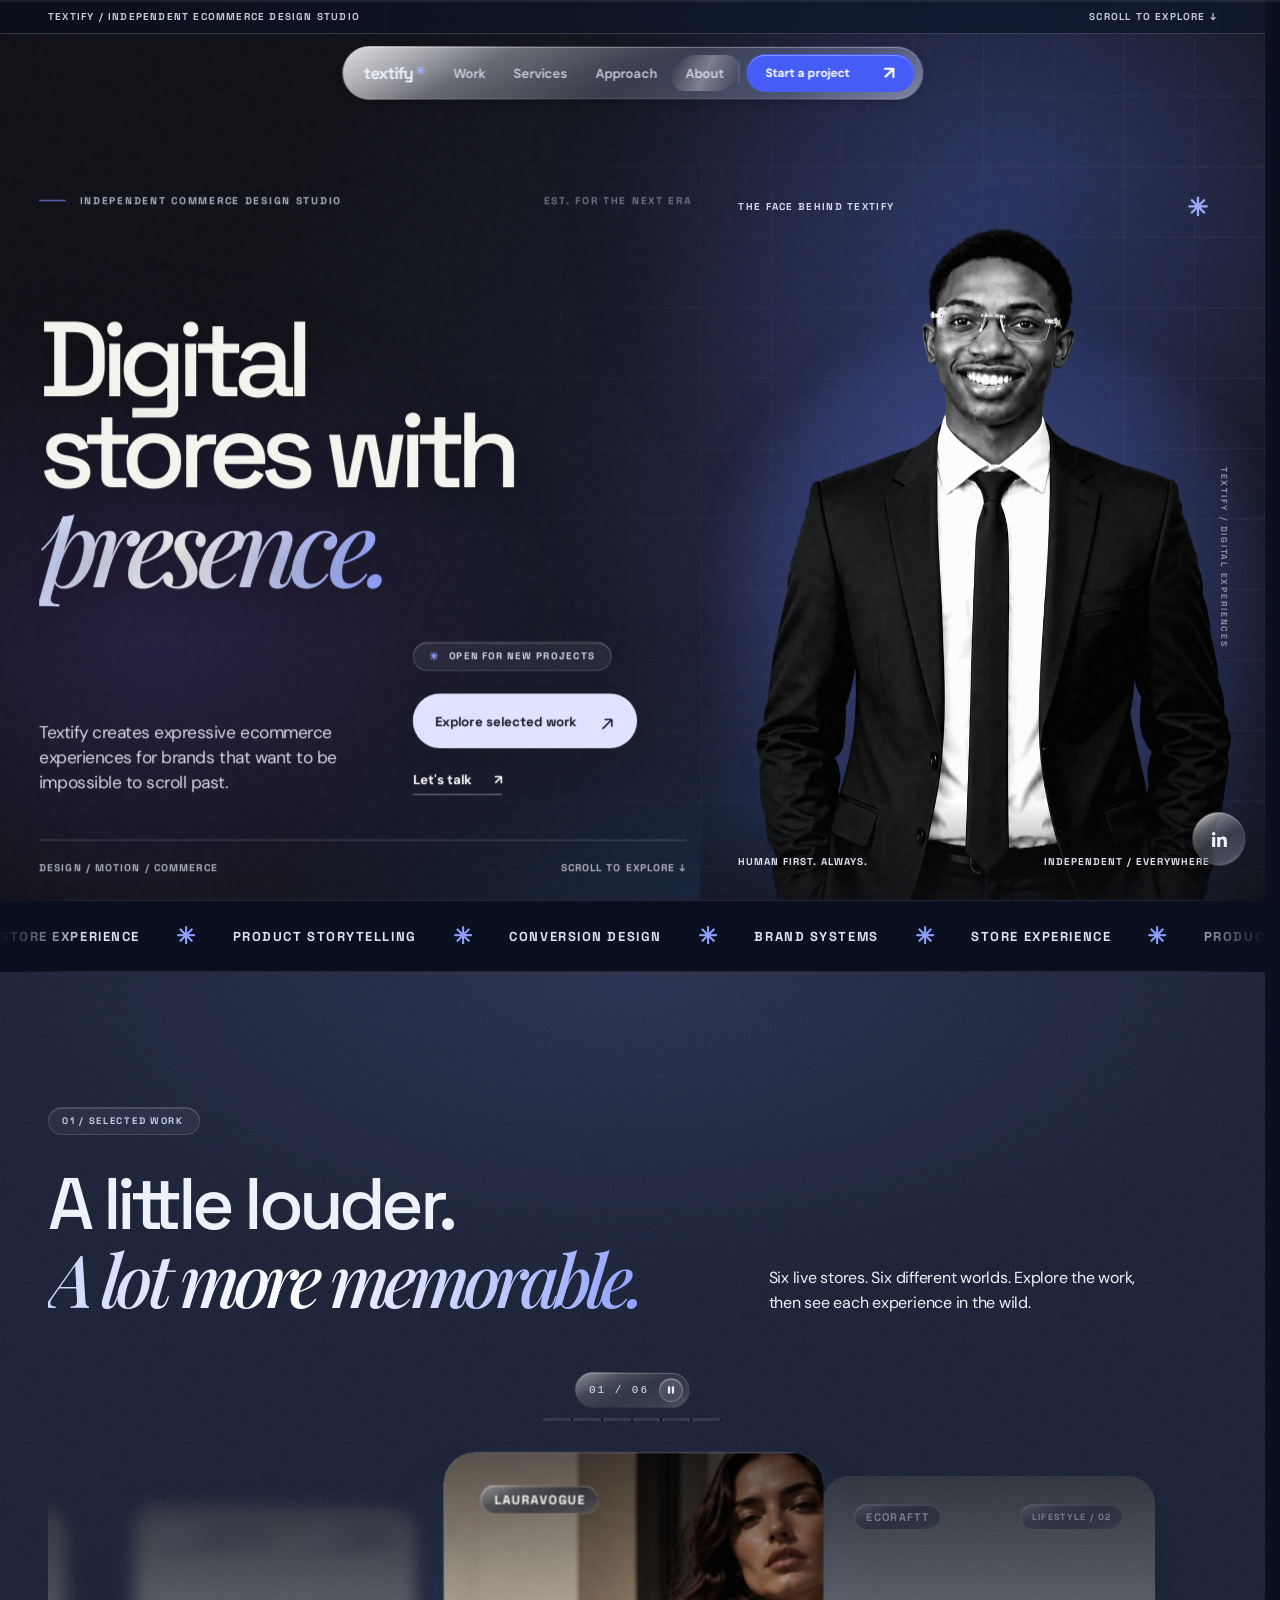
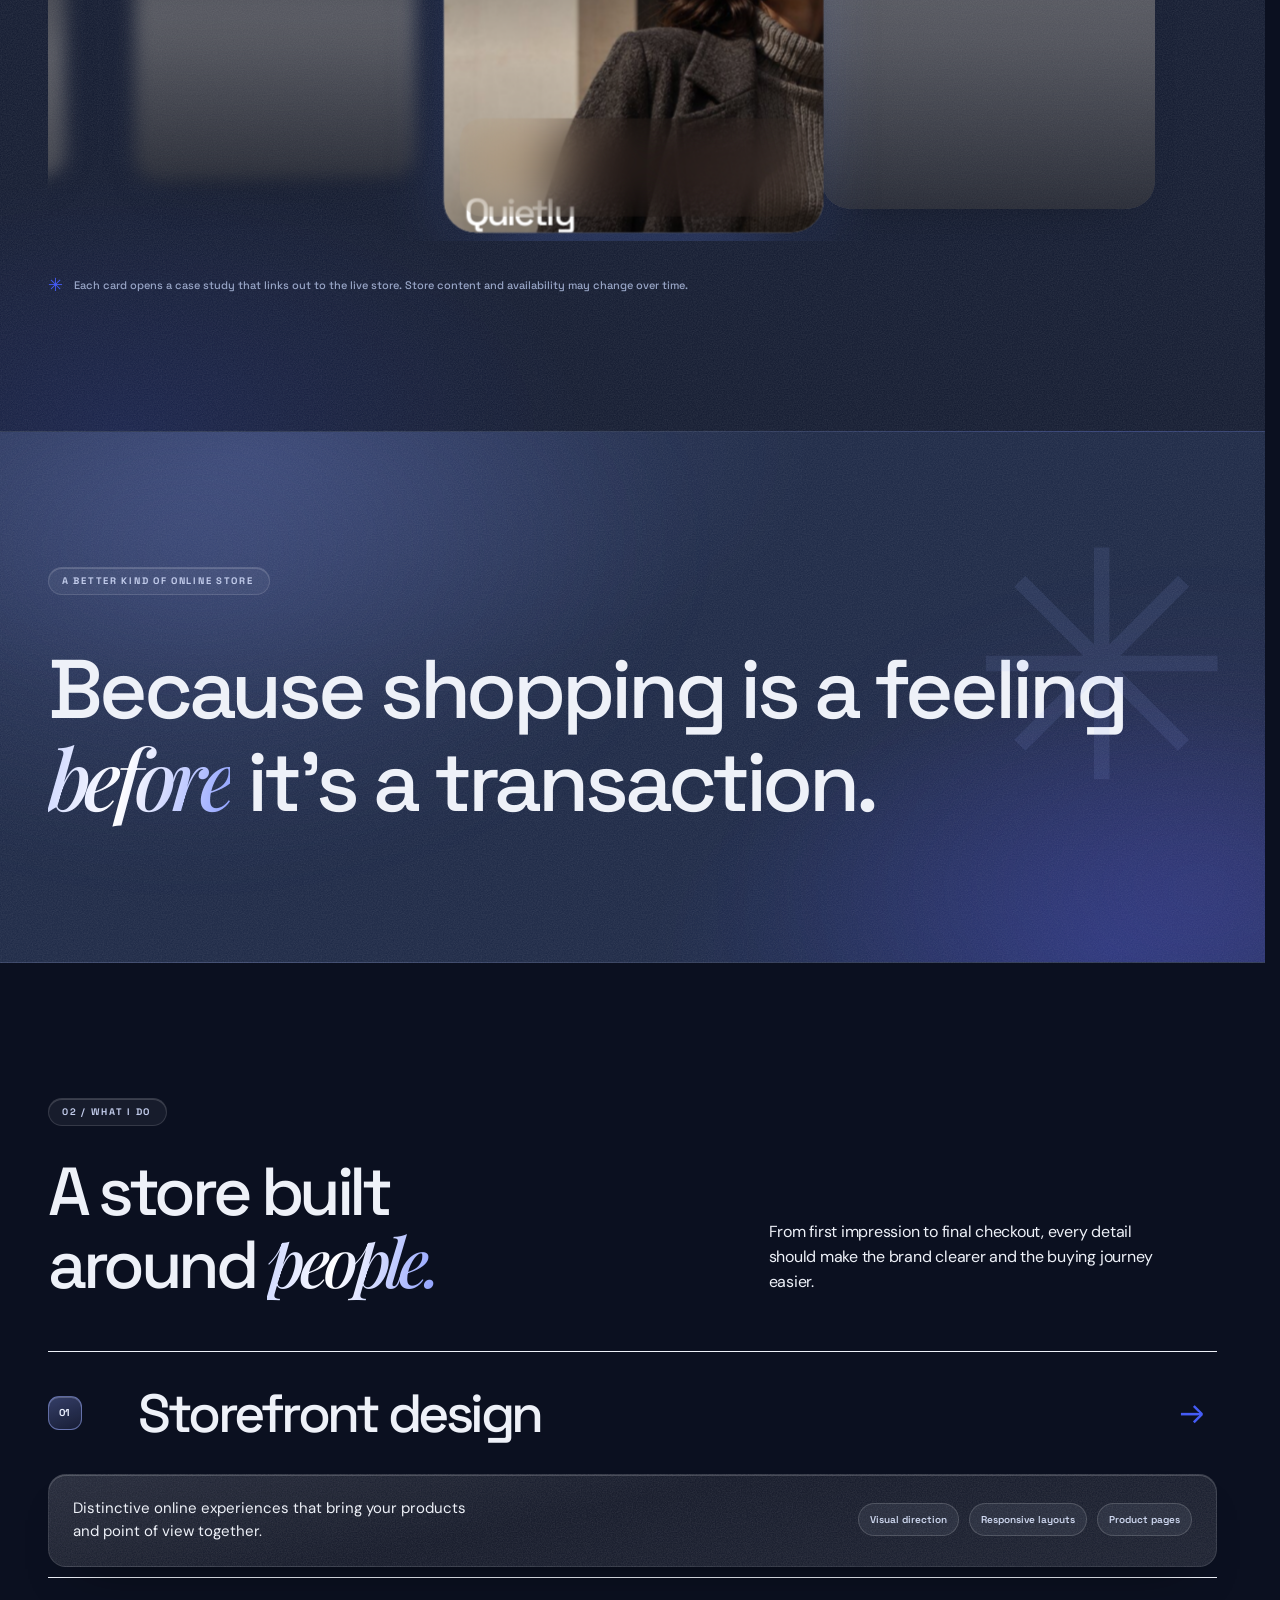
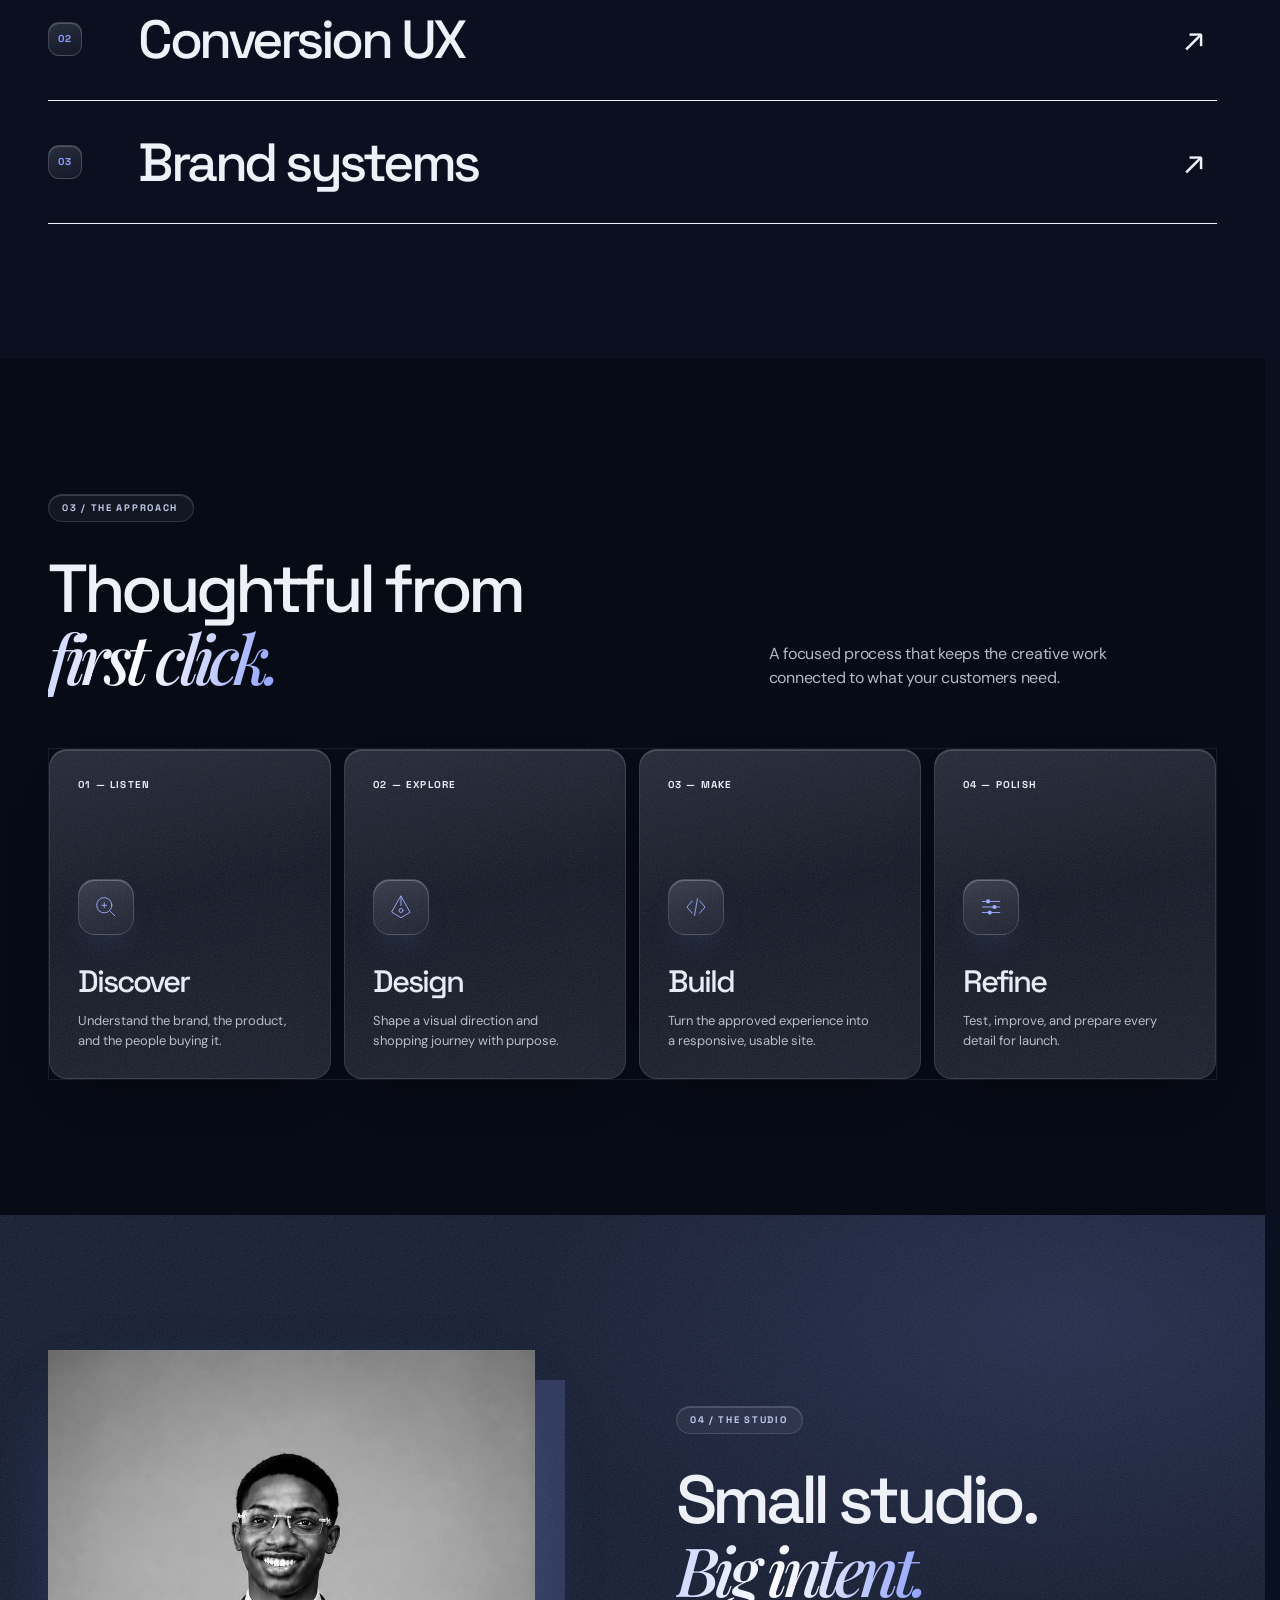
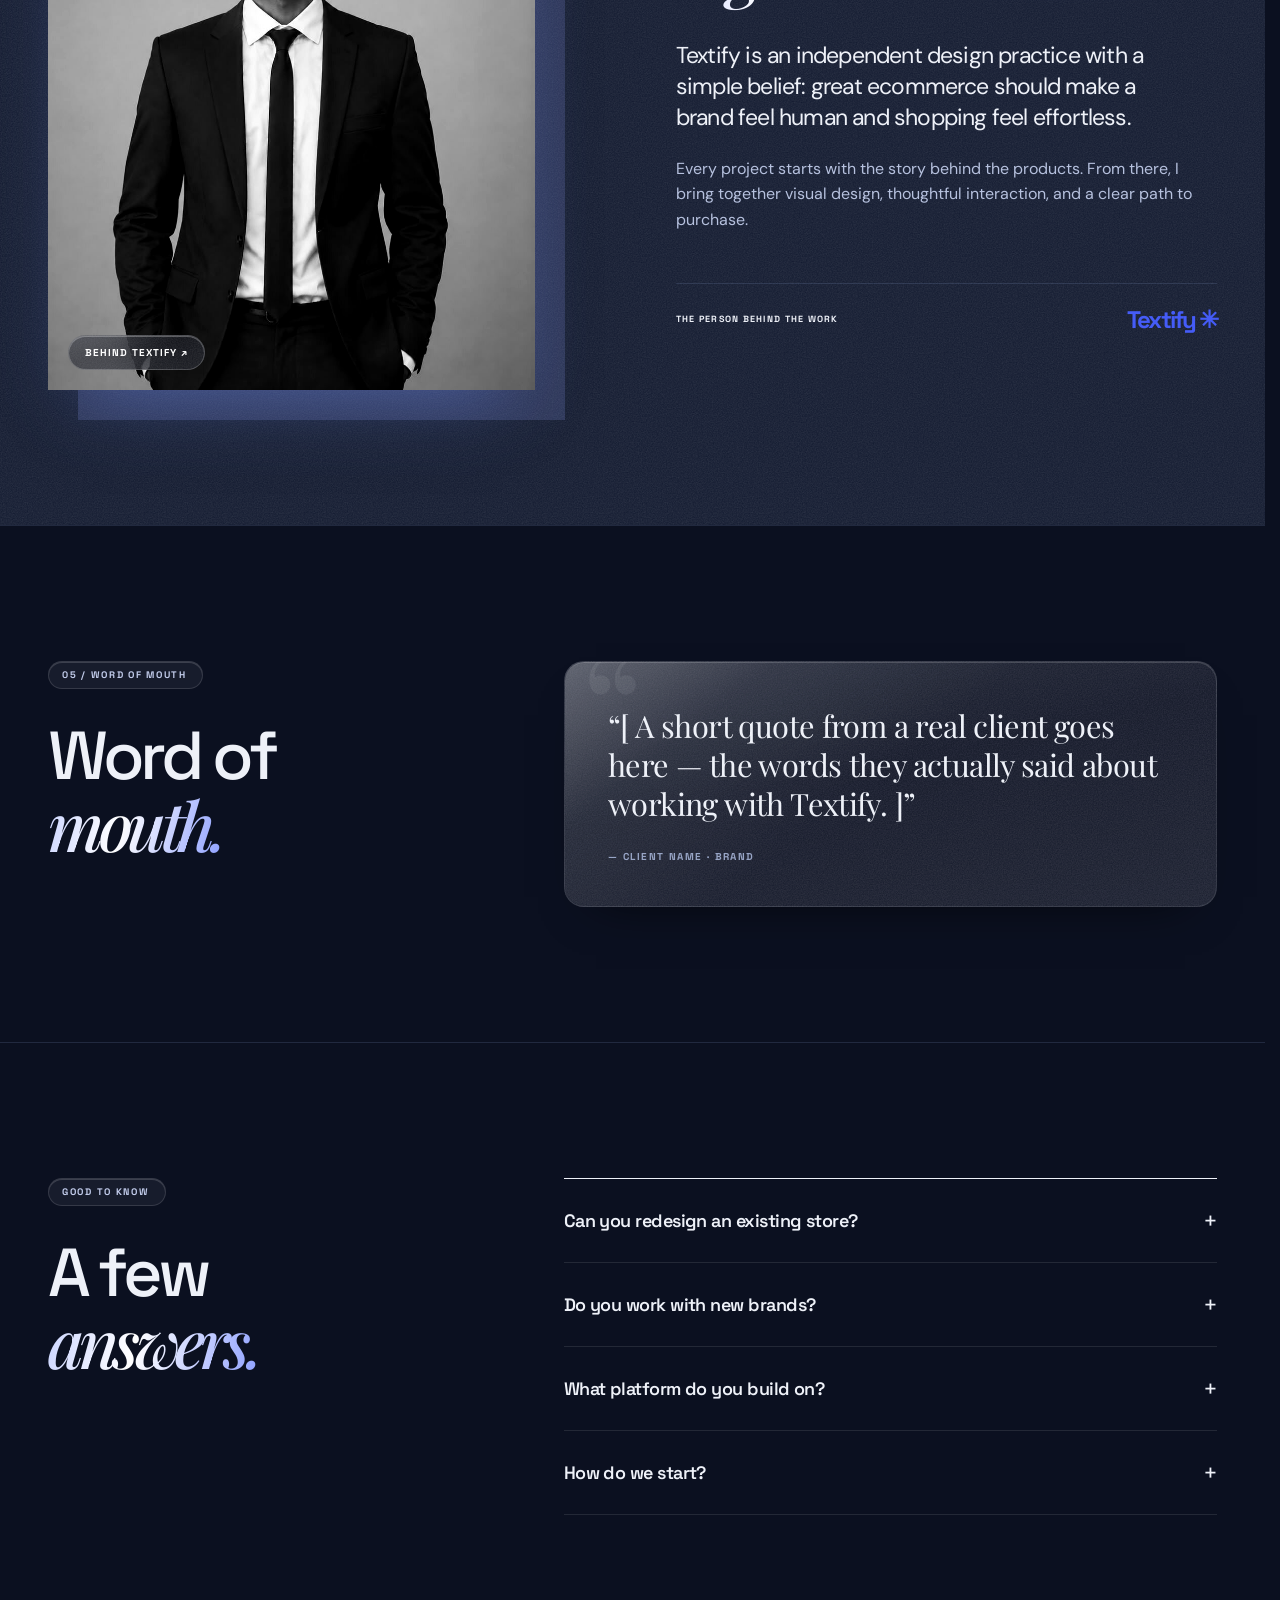
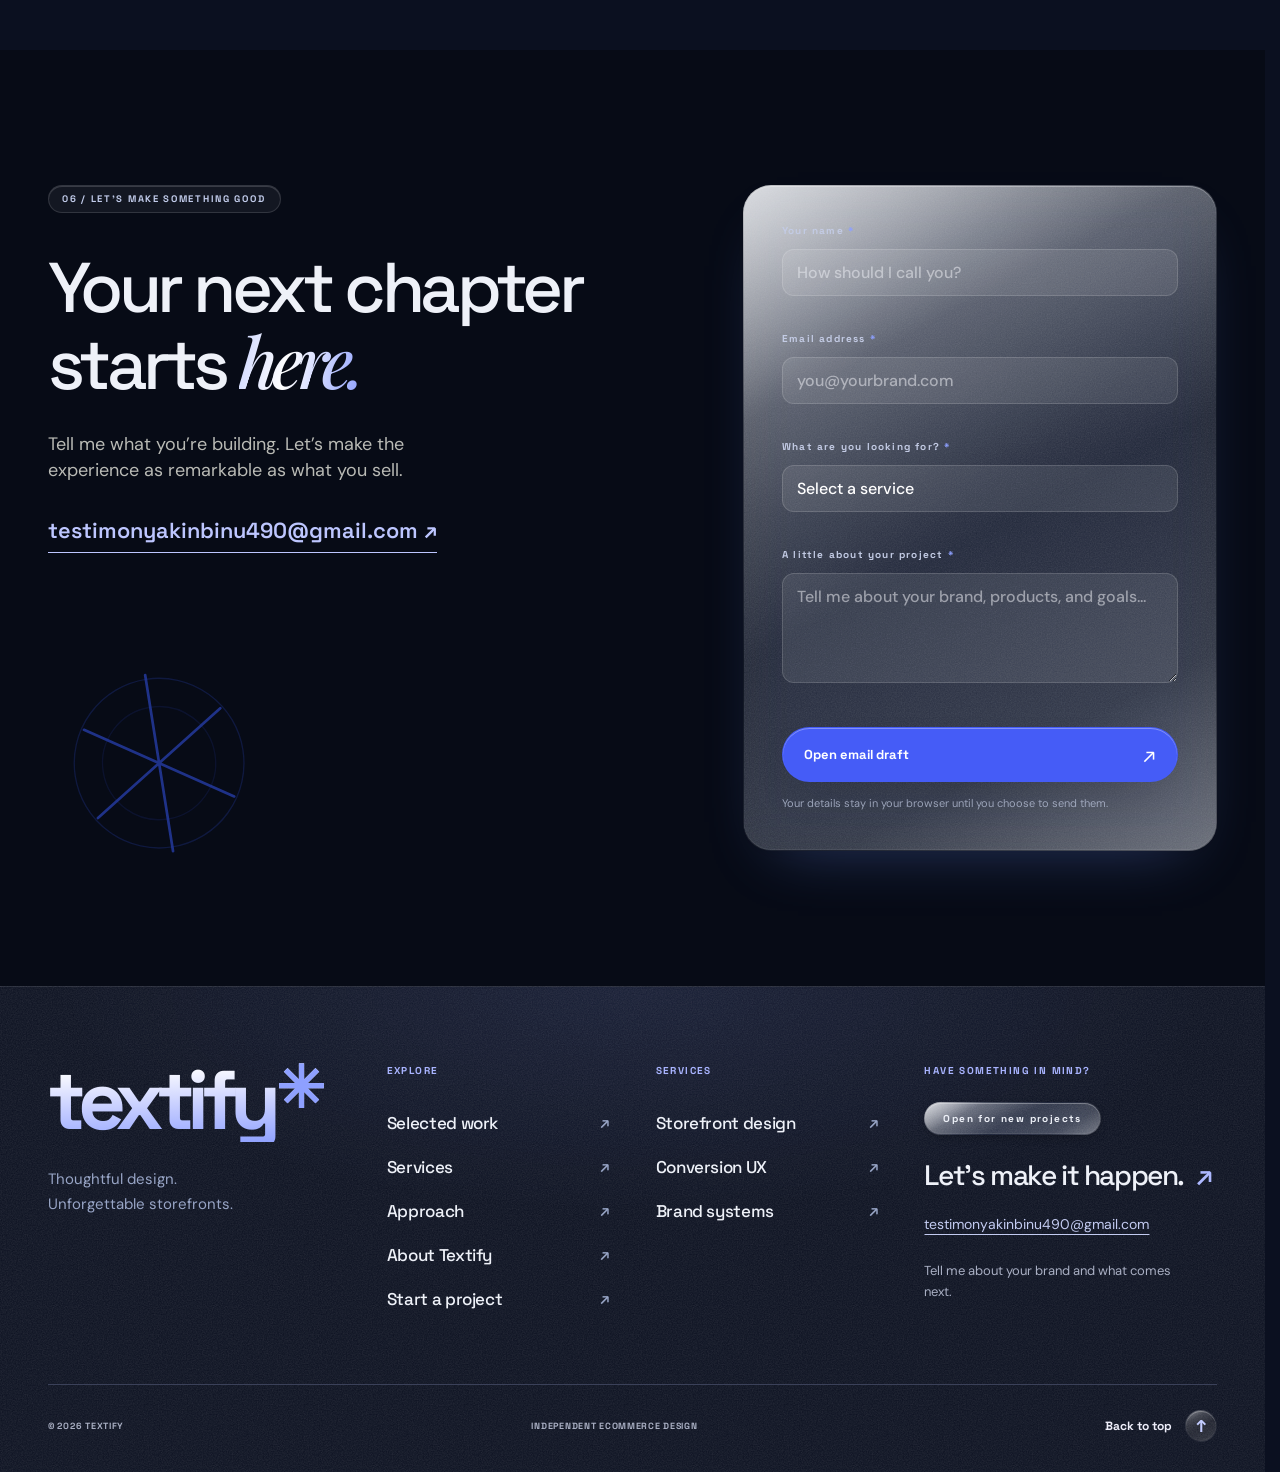
<file: index.html>
<!doctype html>
<html lang="en">
<head>
  <meta charset="utf-8">
  <meta name="viewport" content="width=device-width, initial-scale=1">
  <meta name="theme-color" content="#0b1020">
  <meta name="color-scheme" content="dark">
  <meta name="description" content="Textify designs distinctive ecommerce storefronts, product stories, and shopping experiences.">
  <title>Textify — Commerce, considered.</title>
  <link rel="icon" href="data:image/svg+xml,%3Csvg xmlns='http://www.w3.org/2000/svg' viewBox='0 0 64 64'%3E%3Crect width='64' height='64' rx='13' fill='%23395afe'/%3E%3Ctext x='32' y='46' font-family='Arial,Helvetica,sans-serif' font-size='42' fill='%23fff' text-anchor='middle'%3E%E2%9C%B3%3C/text%3E%3C/svg%3E">
  <meta property="og:type" content="website">
  <meta property="og:title" content="Textify — Commerce, considered.">
  <meta property="og:description" content="Textify designs distinctive ecommerce storefronts, product stories, and shopping experiences.">
  <meta property="og:image" content="./assets/founder-portrait.jpg">
  <meta name="twitter:card" content="summary_large_image">
  <meta name="twitter:title" content="Textify — Commerce, considered.">
  <meta name="twitter:description" content="Textify designs distinctive ecommerce storefronts, product stories, and shopping experiences.">
  <meta name="twitter:image" content="./assets/founder-portrait.jpg">
  <link rel="preconnect" href="https://fonts.googleapis.com">
  <link rel="preconnect" href="https://fonts.gstatic.com" crossorigin>
  <link href="https://fonts.googleapis.com/css2?family=DM+Sans:wght@400;500;600;700&family=Space+Grotesk:wght@400;500;600;700&family=Playfair+Display:ital,wght@1,500;1,600&display=swap" rel="stylesheet">
  <link rel="stylesheet" href="./styles.css">
  <link rel="stylesheet" href="./v2.css">
  <link rel="stylesheet" href="./liquid.css">
  <script src="./app.js" defer></script>
</head>
<body>
  <a class="skip-link" href="#main">Skip to content</a>
  <!-- Filled by app.js from the document scroll position. Decorative, so it is
       hidden from assistive tech. -->
  <div class="scroll-progress" aria-hidden="true"><span id="scroll-progress-bar"></span></div>
  <header class="site-top">
    <div class="announcement">TEXTIFY / INDEPENDENT ECOMMERCE DESIGN STUDIO <span class="announcement-end">SCROLL TO EXPLORE ↓</span></div>
    <div class="site-header" id="top">
      <a class="wordmark" href="#top" aria-label="Textify home">textify<span class="wordmark-mark">✳</span></a>
      <nav class="desktop-nav" aria-label="Main navigation">
        <a href="#work">Work</a><a href="#services">Services</a><a href="#approach">Approach</a><a href="#about">About</a>
      </nav>
      <div class="header-filters" role="group" aria-label="Filter projects">
        <button class="filter active" type="button" data-filter="all" aria-pressed="true">All work <sup>06</sup></button><button class="filter" type="button" data-filter="fashion" aria-pressed="false">Fashion</button><button class="filter" type="button" data-filter="beauty" aria-pressed="false">Beauty</button><button class="filter" type="button" data-filter="lifestyle" aria-pressed="false">Lifestyle</button>
      </div>
      <a class="header-cta" href="#contact">Start a project <span aria-hidden="true">↗</span></a>
      <button class="menu-toggle" type="button" aria-label="Open menu" aria-expanded="false" aria-controls="mobile-menu"><span></span><span></span></button>
    </div>
  <a class="social-fab" href="https://www.linkedin.com/in/testimony-akinbinu-3198b1413/" target="_blank" rel="noopener noreferrer" aria-label="Textify on LinkedIn (opens in a new tab)"><svg viewBox="0 0 24 24" aria-hidden="true" focusable="false"><path fill="currentColor" d="M20.45 20.45h-3.56v-5.57c0-1.33-.02-3.04-1.85-3.04-1.85 0-2.14 1.45-2.14 2.94v5.67H9.34V9h3.42v1.56h.05c.48-.9 1.64-1.85 3.37-1.85 3.6 0 4.27 2.37 4.27 5.46v6.28zM5.34 7.43a2.06 2.06 0 1 1 0-4.13 2.06 2.06 0 0 1 0 4.13zM7.12 20.45H3.55V9h3.57v11.45z"/></svg></a>
  </header>
  <nav class="mobile-menu" id="mobile-menu" aria-label="Mobile navigation" hidden>
    <a href="#work">Work</a><a href="#services">Services</a><a href="#approach">Approach</a><a href="#about">About</a>
    <a href="#contact" class="mobile-menu-cta">Start a project <span aria-hidden="true">↗</span></a>
    <p class="mobile-menu-foot"><a href="mailto:testimonyakinbinu490@gmail.com">testimonyakinbinu490@gmail.com</a></p>
  </nav>
  <div class="menu-backdrop" id="menu-backdrop" hidden></div>

  <main id="main">
    <section class="hero hero-v2" aria-labelledby="hero-title">
      <div class="hero-grid" aria-hidden="true"></div>
      <div class="hero-noise" aria-hidden="true"></div>
      <div class="hero-copy">
        <p class="eyebrow"><span class="line"></span> INDEPENDENT COMMERCE DESIGN STUDIO <span class="hero-eyebrow-end">EST. FOR THE NEXT ERA</span></p>
        <h1 id="hero-title">Digital<br>stores with<br><em>presence.</em></h1>
        <div class="hero-bottom"><p class="hero-lede">Textify creates expressive ecommerce experiences for brands that want to be impossible to scroll past.</p>
        <div class="hero-actions"><span class="hero-chip"><b aria-hidden="true">✳</b> Open for new projects</span><a class="button button-dark" href="#work">Explore selected work <span>↗</span></a><a class="text-link" href="#contact">Let's talk <span>↗</span></a></div></div>
        <div class="hero-foot"><span>DESIGN / MOTION / COMMERCE</span><span>SCROLL TO EXPLORE ↓</span></div>
      </div>
      <div class="hero-visual" role="img" aria-label="Portrait of the Textify founder">
        <div class="hero-visual-label">THE FACE BEHIND TEXTIFY <span>✳</span></div>
        <div class="portrait-halo"></div>
        <div class="portrait-stage"><picture><source srcset="./assets/founder-cutout.webp" type="image/webp"><img src="./assets/founder-cutout.png" alt="Textify founder smiling in a suit and glasses" width="1086" height="1448" fetchpriority="high" decoding="async"></picture></div>
        <div class="image-caption"><span>HUMAN FIRST. ALWAYS.</span><span>INDEPENDENT / EVERYWHERE</span></div>
      </div>
      <div class="hero-side-type" aria-hidden="true">TEXTIFY / DIGITAL EXPERIENCES</div>
    </section>

    <div class="ticker" aria-hidden="true"><div class="ticker-track"><span>STORE EXPERIENCE</span><b>✳</b><span>PRODUCT STORYTELLING</span><b>✳</b><span>CONVERSION DESIGN</span><b>✳</b><span>BRAND SYSTEMS</span><b>✳</b><span>STORE EXPERIENCE</span><b>✳</b><span>PRODUCT STORYTELLING</span><b>✳</b><span>CONVERSION DESIGN</span><b>✳</b><span>BRAND SYSTEMS</span><b>✳</b></div></div>

    <section class="story work-section section-pad" id="work" aria-labelledby="work-title">
      <div class="wrap">
        <div class="section-heading work-heading"><div><p class="eyebrow">01 / SELECTED WORK</p><h2 id="work-title">A little louder.<br><em>A lot more memorable.</em></h2></div><p>Six live stores. Six different worlds. Explore the work, then see each experience in the wild.</p></div>
        <div class="filter-bar" role="group" aria-label="Filter projects"><button class="filter active" type="button" data-filter="all" aria-pressed="true">All work <sup>06</sup></button><button class="filter" type="button" data-filter="fashion" aria-pressed="false">Fashion</button><button class="filter" type="button" data-filter="beauty" aria-pressed="false">Beauty</button><button class="filter" type="button" data-filter="lifestyle" aria-pressed="false">Lifestyle</button></div>
        <div class="rail-status">
          <p class="rail-count" id="rail-count" aria-live="polite">01 / 06</p>
          <button class="rail-toggle" id="rail-toggle" type="button" aria-pressed="false" aria-label="Pause the project carousel"><svg class="rail-icon rail-icon-pause" width="10" height="10" viewBox="0 0 12 12" aria-hidden="true" focusable="false"><rect x="2.3" y="1.5" width="2.7" height="9" rx="1.15"/><rect x="7" y="1.5" width="2.7" height="9" rx="1.15"/></svg><svg class="rail-icon rail-icon-play" width="10" height="10" viewBox="0 0 12 12" aria-hidden="true" focusable="false"><path d="M3.2 1.9 10.1 6 3.2 10.1z"/></svg></button>
        </div>
        <div class="rail-progress" id="rail-progress" aria-hidden="true"><span id="rail-progress-bar"></span></div>
        <!-- data-dwell = ms each project holds the centre before the next slides in (2 minutes).
             data-glide = ms one slide takes. Both are read by app.js; change them here. -->
        <div class="project-grid" id="project-grid" role="region" aria-label="Selected projects carousel" tabindex="0" data-dwell="120000" data-glide="1100">
          <article class="project-card" data-category="fashion" ><a class="project-open" href="./works/lauravogue.html" aria-label="LauraVogue case study"><div class="project-art real-art art-laura"><img src="./assets/laura.jpg" alt="LauraVogue fashion campaign imagery" width="1600" height="794" loading="lazy" decoding="async"><div class="real-art-top"><span>LAURAVOGUE</span><span>FASHION / 01</span></div><div class="real-art-title">Quietly<br><i>confident.</i></div><span class="art-corner">01 / 06</span></div><div class="project-meta"><span><strong>LauraVogue</strong><small>Fashion ecommerce · Case study</small></span><span class="project-arrow">↗</span></div></a></article>
          <article class="project-card" data-category="lifestyle fashion" ><a class="project-open" href="./works/ecoraft.html" aria-label="Ecoraftt case study"><div class="project-art real-art art-ecoraft"><img src="./assets/ecoraft.jpg" alt="Ecoraftt menswear collection imagery" width="800" height="800" loading="lazy" decoding="async"><div class="real-art-top"><span>ECORAFTT</span><span>LIFESTYLE / 02</span></div><div class="real-art-title">Style for<br><i>every day.</i></div><span class="art-corner">02 / 06</span></div><div class="project-meta"><span><strong>Ecoraftt</strong><small>Lifestyle ecommerce · Case study</small></span><span class="project-arrow">↗</span></div></a></article>
          <article class="project-card" data-category="beauty" ><a class="project-open" href="./works/dewlip.html" aria-label="Dewlip case study"><div class="project-art real-art art-dewlip"><img src="./assets/dewlip.jpg" alt="Dewlip lip treatment imagery" width="1376" height="768" loading="lazy" decoding="async"><div class="real-art-top"><span>DEWLIP</span><span>BEAUTY / 03</span></div><div class="real-art-title">The beauty<br><i>of a ritual.</i></div><span class="art-corner">03 / 06</span></div><div class="project-meta"><span><strong>Dewlip</strong><small>Beauty ecommerce · Case study</small></span><span class="project-arrow">↗</span></div></a></article>
          <article class="project-card" data-category="fashion" ><a class="project-open" href="./works/alma-valenti.html" aria-label="Alma Valenti case study"><div class="project-art real-art art-alma"><img src="./assets/alma.jpg" alt="Alma Valenti summer fashion campaign" width="732" height="1300" loading="lazy" decoding="async"><div class="real-art-top"><span>ALMA VALENTI</span><span>FASHION / 04</span></div><div class="real-art-title">An effortless<br><i>point of view.</i></div><span class="art-corner">04 / 06</span></div><div class="project-meta"><span><strong>Alma Valenti</strong><small>Fashion ecommerce · Case study</small></span><span class="project-arrow">↗</span></div></a></article>
          <article class="project-card" data-category="fashion" ><a class="project-open" href="./works/renova-fashion.html" aria-label="Renova Fashion case study"><div class="project-art real-art art-renova"><img src="./assets/renova-women.jpg" alt="Renova Fashion campaign imagery" width="800" height="1200" loading="lazy" decoding="async"><div class="real-art-top"><span>RENOVA FASHION</span><span>FASHION / 05</span></div><div class="real-art-title">A new<br><i>expression.</i></div><span class="art-corner">05 / 06</span></div><div class="project-meta"><span><strong>Renova Fashion</strong><small>Fashion ecommerce · Case study</small></span><span class="project-arrow">↗</span></div></a></article>
          <article class="project-card" data-category="fashion" ><a class="project-open" href="./works/peter-oliveira.html" aria-label="Peter Oliveira case study"><div class="project-art real-art art-peter"><img src="./assets/peter.jpg" alt="Peter Oliveira apparel product imagery" width="800" height="800" loading="lazy" decoding="async"><div class="real-art-top"><span>PETER OLIVEIRA</span><span>FASHION / 06</span></div><div class="real-art-title">Modern<br><i>essentials.</i></div><span class="art-corner">06 / 06</span></div><div class="project-meta"><span><strong>Peter Oliveira</strong><small>Fashion ecommerce · Case study</small></span><span class="project-arrow">↗</span></div></a></article>
        </div>
        <div class="work-note"><span>✳</span> Each card opens a case study that links out to the live store. Store content and availability may change over time.</div>
      </div>
    </section>

    <section class="story statement section-pad"><div class="wrap statement-inner"><p class="eyebrow">A BETTER KIND OF ONLINE STORE</p><p>Because shopping is a feeling <em>before</em> it’s a transaction.</p><span class="statement-flower" aria-hidden="true">✳</span></div></section>

    <section class="story services-section section-pad" id="services" aria-labelledby="services-title"><div class="wrap"><div class="section-heading"><div><p class="eyebrow">02 / WHAT I DO</p><h2 id="services-title">A store built<br>around <em>people.</em></h2></div><p>From first impression to final checkout, every detail should make the brand clearer and the buying journey easier.</p></div><div class="service-list">
      <details class="service-row" open><summary><span class="service-num">01</span><span class="service-name">Storefront design</span><span class="service-icon">↗</span></summary><div class="service-content"><p>Distinctive online experiences that bring your products and point of view together.</p><span>Visual direction</span><span>Responsive layouts</span><span>Product pages</span></div></details>
      <details class="service-row"><summary><span class="service-num">02</span><span class="service-name">Conversion UX</span><span class="service-icon">↗</span></summary><div class="service-content"><p>Clear paths from discovery to purchase, designed for real shoppers and real devices.</p><span>Navigation</span><span>Cart &amp; checkout flows</span><span>Usability</span></div></details>
      <details class="service-row"><summary><span class="service-num">03</span><span class="service-name">Brand systems</span><span class="service-icon">↗</span></summary><div class="service-content"><p>Type, color, content, and components that give your store one unmistakable voice.</p><span>Art direction</span><span>Design systems</span><span>Campaign pages</span></div></details>
    </div></div></section>

    <section class="story approach-section section-pad" id="approach" aria-labelledby="approach-title"><div class="wrap"><div class="section-heading approach-heading"><div><p class="eyebrow">03 / THE APPROACH</p><h2 id="approach-title">Thoughtful from<br><em>first click.</em></h2></div><p>A focused process that keeps the creative work connected to what your customers need.</p></div><div class="process-grid"><div class="process-card"><span>01 — LISTEN</span><div class="process-symbol"><svg viewBox="0 0 48 48" fill="none" stroke="currentColor" stroke-width="1.6" stroke-linecap="round" stroke-linejoin="round" aria-hidden="true" focusable="false"><circle cx="21" cy="21" r="13"/><path d="m30.8 30.8 8.2 8.2"/><path d="M17 21h8M21 17v8"/></svg></div><h3>Discover</h3><p>Understand the brand, the product, and the people buying it.</p></div><div class="process-card"><span>02 — EXPLORE</span><div class="process-symbol"><svg viewBox="0 0 48 48" fill="none" stroke="currentColor" stroke-width="1.6" stroke-linecap="round" stroke-linejoin="round" aria-hidden="true" focusable="false"><path d="M24 5.5 39.5 33 24 42.5 8.5 33Z"/><path d="M24 5.5v16"/><circle cx="24" cy="30" r="3.4"/></svg></div><h3>Design</h3><p>Shape a visual direction and shopping journey with purpose.</p></div><div class="process-card"><span>03 — MAKE</span><div class="process-symbol"><svg viewBox="0 0 48 48" fill="none" stroke="currentColor" stroke-width="1.6" stroke-linecap="round" stroke-linejoin="round" aria-hidden="true" focusable="false"><path d="m17.5 13.5-9 10.5 9 10.5"/><path d="m30.5 13.5 9 10.5-9 10.5"/><path d="M26.5 9.5 21.5 38.5"/></svg></div><h3>Build</h3><p>Turn the approved experience into a responsive, usable site.</p></div><div class="process-card"><span>04 — POLISH</span><div class="process-symbol"><svg viewBox="0 0 48 48" fill="none" stroke="currentColor" stroke-width="1.6" stroke-linecap="round" aria-hidden="true" focusable="false"><path d="M9 14.5h30M9 24h30M9 33.5h30"/><circle cx="19" cy="14.5" r="3.6" fill="currentColor" stroke="none"/><circle cx="30" cy="24" r="3.6" fill="currentColor" stroke="none"/><circle cx="22" cy="33.5" r="3.6" fill="currentColor" stroke="none"/></svg></div><h3>Refine</h3><p>Test, improve, and prepare every detail for launch.</p></div></div></div></section>

    <section class="story about-section section-pad" id="about" aria-labelledby="about-title"><div class="wrap about-grid"><div class="about-image"><img src="./assets/founder-portrait.jpg" alt="Portrait of the founder behind Textify" width="960" height="1280" loading="lazy" decoding="async"><div class="about-image-tag">BEHIND TEXTIFY ↗</div></div><div class="about-copy"><p class="eyebrow">04 / THE STUDIO</p><h2 id="about-title">Small studio.<br><em>Big intent.</em></h2><p class="about-lead">Textify is an independent design practice with a simple belief: great ecommerce should make a brand feel human and shopping feel effortless.</p><p>Every project starts with the story behind the products. From there, I bring together visual design, thoughtful interaction, and a clear path to purchase.</p><div class="about-signoff"><span>THE PERSON BEHIND THE WORK</span><b>Textify ✳</b></div></div></div></section>

    <section class="story testimonial-section section-pad" id="testimonials" aria-labelledby="testimonials-title"><div class="wrap testimonial-grid"><div><p class="eyebrow">05 / WORD OF MOUTH</p><h2 id="testimonials-title">Word of<br><em>mouth.</em></h2></div>
    <!-- PLACEHOLDER, on purpose. DESIGN.md's content-integrity rule forbids
         publishing an unverified or fabricated client quote, so this section
         ships as an explicit slot rather than invented social proof. Replace
         the bracketed line with a quote the client actually said — and their
         name and brand, in writing — then delete this comment. -->
    <blockquote class="testimonial-quote"><p>“[ A short quote from a real client goes here — the words they actually said about working with Textify. ]”</p><cite>— Client name · Brand</cite></blockquote></div></section>

    <section class="story faq-section section-pad" aria-labelledby="faq-title"><div class="wrap faq-grid"><div><p class="eyebrow">GOOD TO KNOW</p><h2 id="faq-title">A few<br><em>answers.</em></h2></div><div class="faq-list"><details><summary>Can you redesign an existing store?<span>+</span></summary><p>Yes. We can start with a focused audit, then refine the structure, visual identity, and key shopping flows.</p></details><details><summary>Do you work with new brands?<span>+</span></summary><p>Absolutely. Textify can help shape a brand’s first online store, from the visual direction through launch-ready design.</p></details><details><summary>What platform do you build on?<span>+</span></summary><p>The right platform depends on your catalog, content, and operations. We’ll choose the setup that fits your business during discovery.</p></details><details><summary>How do we start?<span>+</span></summary><p>Send a short note about your brand, what you sell, and what you want to improve. I’ll take it from there.</p></details></div></div></section>

    <section class="story contact-section section-pad" id="contact" aria-labelledby="contact-title"><div class="wrap contact-grid"><div class="contact-copy"><p class="eyebrow">06 / LET'S MAKE SOMETHING GOOD</p><h2 id="contact-title">Your next chapter<br>starts <em>here.</em></h2><p>Tell me what you’re building. Let’s make the experience as remarkable as what you sell.</p><a class="contact-email-link" href="mailto:testimonyakinbinu490@gmail.com">testimonyakinbinu490@gmail.com ↗</a><div class="contact-decoration" aria-hidden="true"><svg viewBox="0 0 200 200" fill="none" stroke="currentColor" stroke-linecap="round" focusable="false"><circle cx="100" cy="100" r="78" stroke-width="1.25" opacity=".3"/><circle cx="100" cy="100" r="52" stroke-width="1.25" opacity=".18"/><path d="M100 18v164M36.6 59l126.8 82M36.6 141l126.8-82" stroke-width="2.5" opacity=".85"/></svg></div></div><!-- action/method/enctype give a no-JS fallback: with scripting off, the
     browser still opens a prefilled draft in the visitor's email app. With
     scripting on, app.js preventDefaults and formats the body itself. -->
<form id="contact-form" class="contact-form" action="mailto:testimonyakinbinu490@gmail.com" method="post" enctype="text/plain"><label for="contact-name">Your name <span>*</span></label><input id="contact-name" name="name" type="text" autocomplete="name" placeholder="How should I call you?" required><label for="contact-email">Email address <span>*</span></label><input id="contact-email" name="email" type="email" autocomplete="email" placeholder="you@yourbrand.com" required><label for="contact-type">What are you looking for? <span>*</span></label><select id="contact-type" name="type" required><option value="" disabled selected>Select a service</option><option>New ecommerce storefront</option><option>Store redesign</option><option>Brand &amp; design system</option><option>Something else</option></select><label for="contact-message">A little about your project <span>*</span></label><textarea id="contact-message" name="message" rows="4" placeholder="Tell me about your brand, products, and goals..." required></textarea><button class="button button-blue" type="submit"><span id="submit-label">Open email draft</span><span>↗</span></button><p class="form-note" id="form-status" role="status">Your details stay in your browser until you choose to send them.</p></form></div></section>
  </main>

  <footer class="footer footer-menu" id="footer">
    <div class="wrap">
      <div class="footer-layout">
        <div class="footer-brand">
          <a class="footer-logo" href="#top" aria-label="Textify home">textify<span aria-hidden="true">✳</span></a>
          <p>Thoughtful design.<br>Unforgettable storefronts.</p>
        </div>
        <nav class="footer-nav" aria-label="Footer navigation">
          <p class="footer-label">EXPLORE</p>
          <div class="footer-nav-links">
            <a href="#work">Selected work <span aria-hidden="true">↗</span></a>
            <a href="#services">Services <span aria-hidden="true">↗</span></a>
            <a href="#approach">Approach <span aria-hidden="true">↗</span></a>
            <a href="#about">About Textify <span aria-hidden="true">↗</span></a>
            <a href="#contact">Start a project <span aria-hidden="true">↗</span></a>
          </div>
        </nav>
        <nav class="footer-nav" aria-label="Footer services">
          <p class="footer-label">SERVICES</p>
          <div class="footer-nav-links">
            <a href="#services">Storefront design <span aria-hidden="true">↗</span></a>
            <a href="#services">Conversion UX <span aria-hidden="true">↗</span></a>
            <a href="#services">Brand systems <span aria-hidden="true">↗</span></a>
          </div>
        </nav>
        <div class="footer-connect">
          <p class="footer-label">HAVE SOMETHING IN MIND?</p>
          <p class="footer-status">Open for new projects</p>
          <a class="footer-email" href="mailto:testimonyakinbinu490@gmail.com">Let's make it happen. <span aria-hidden="true">↗</span></a>
          <a class="footer-address" href="mailto:testimonyakinbinu490@gmail.com">testimonyakinbinu490@gmail.com</a>
          <p>Tell me about your brand and what comes next.</p>
        </div>
      </div>
      <div class="footer-bottom"><span>© <span id="year"></span> TEXTIFY</span><span>INDEPENDENT ECOMMERCE DESIGN</span><a class="footer-back" href="#top">Back to top <span aria-hidden="true">↑</span></a></div>
    </div>
  </footer>
</body>
</html>
</file>
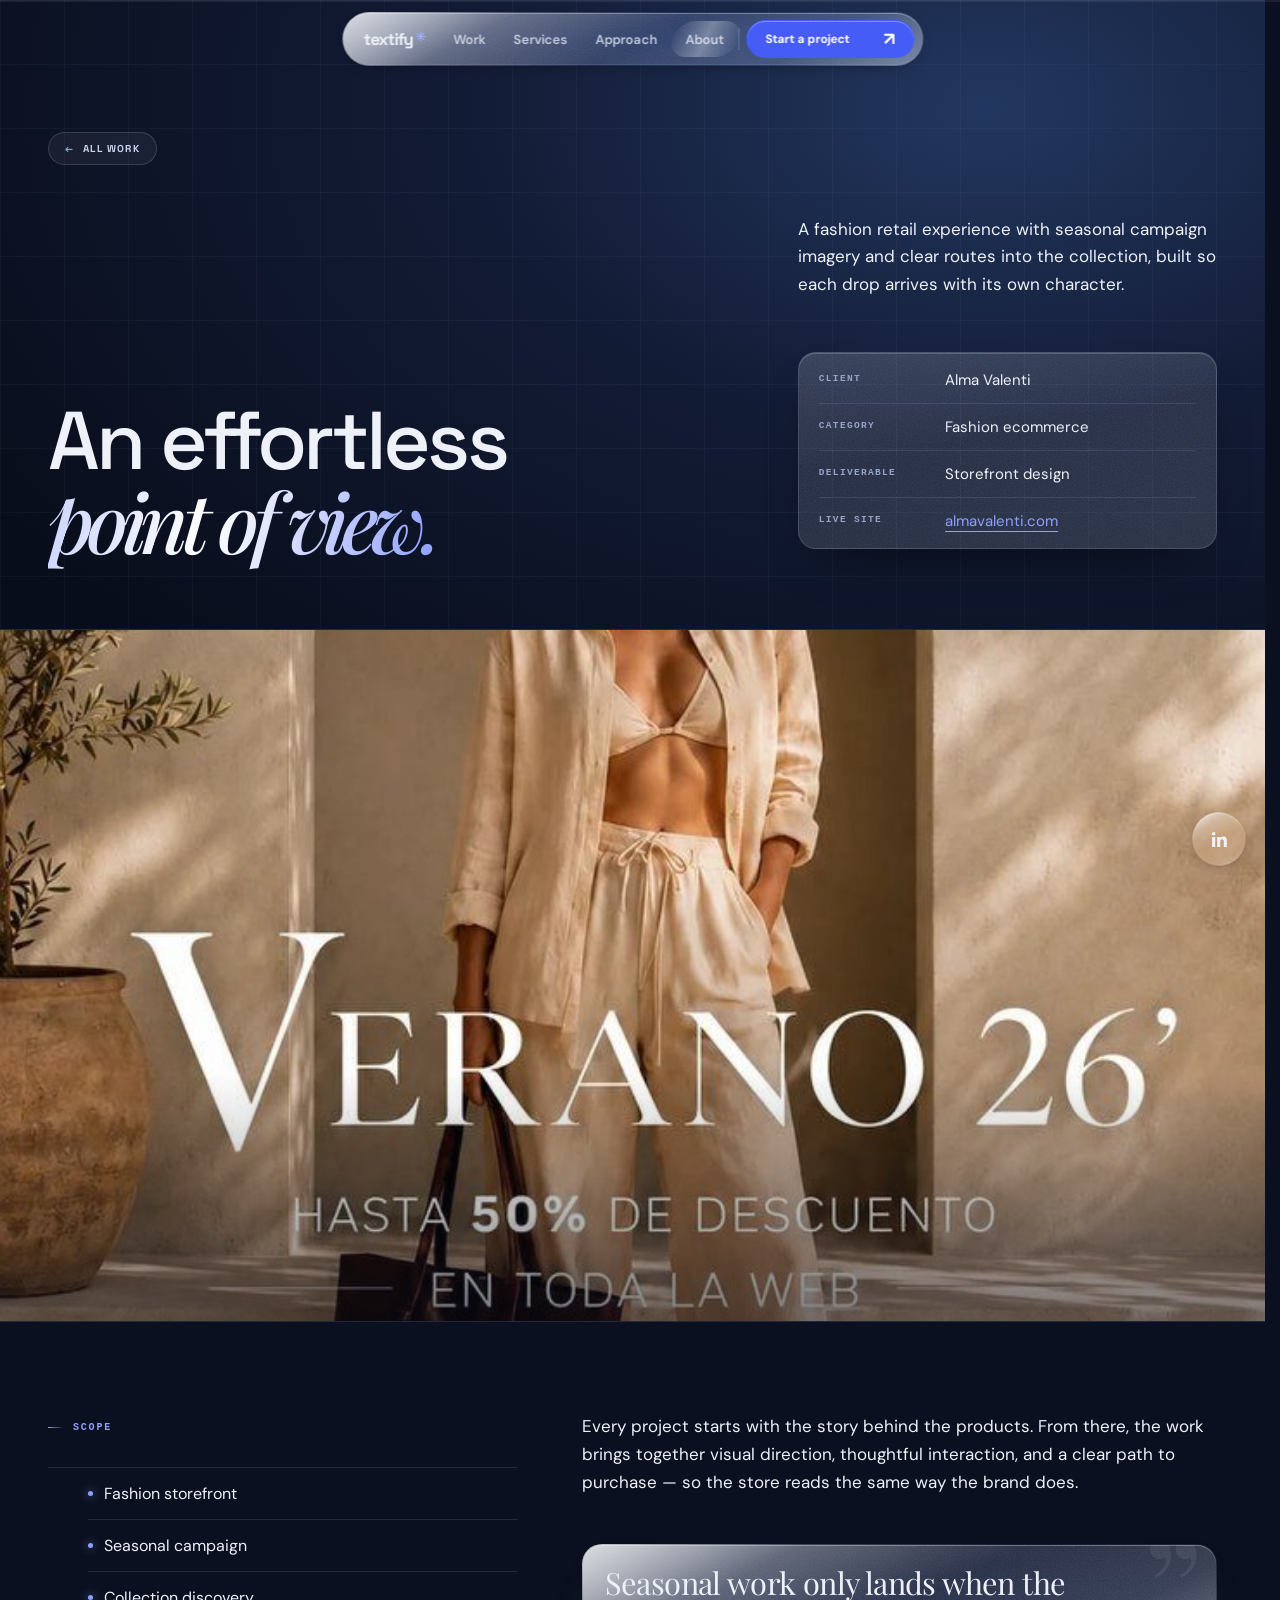
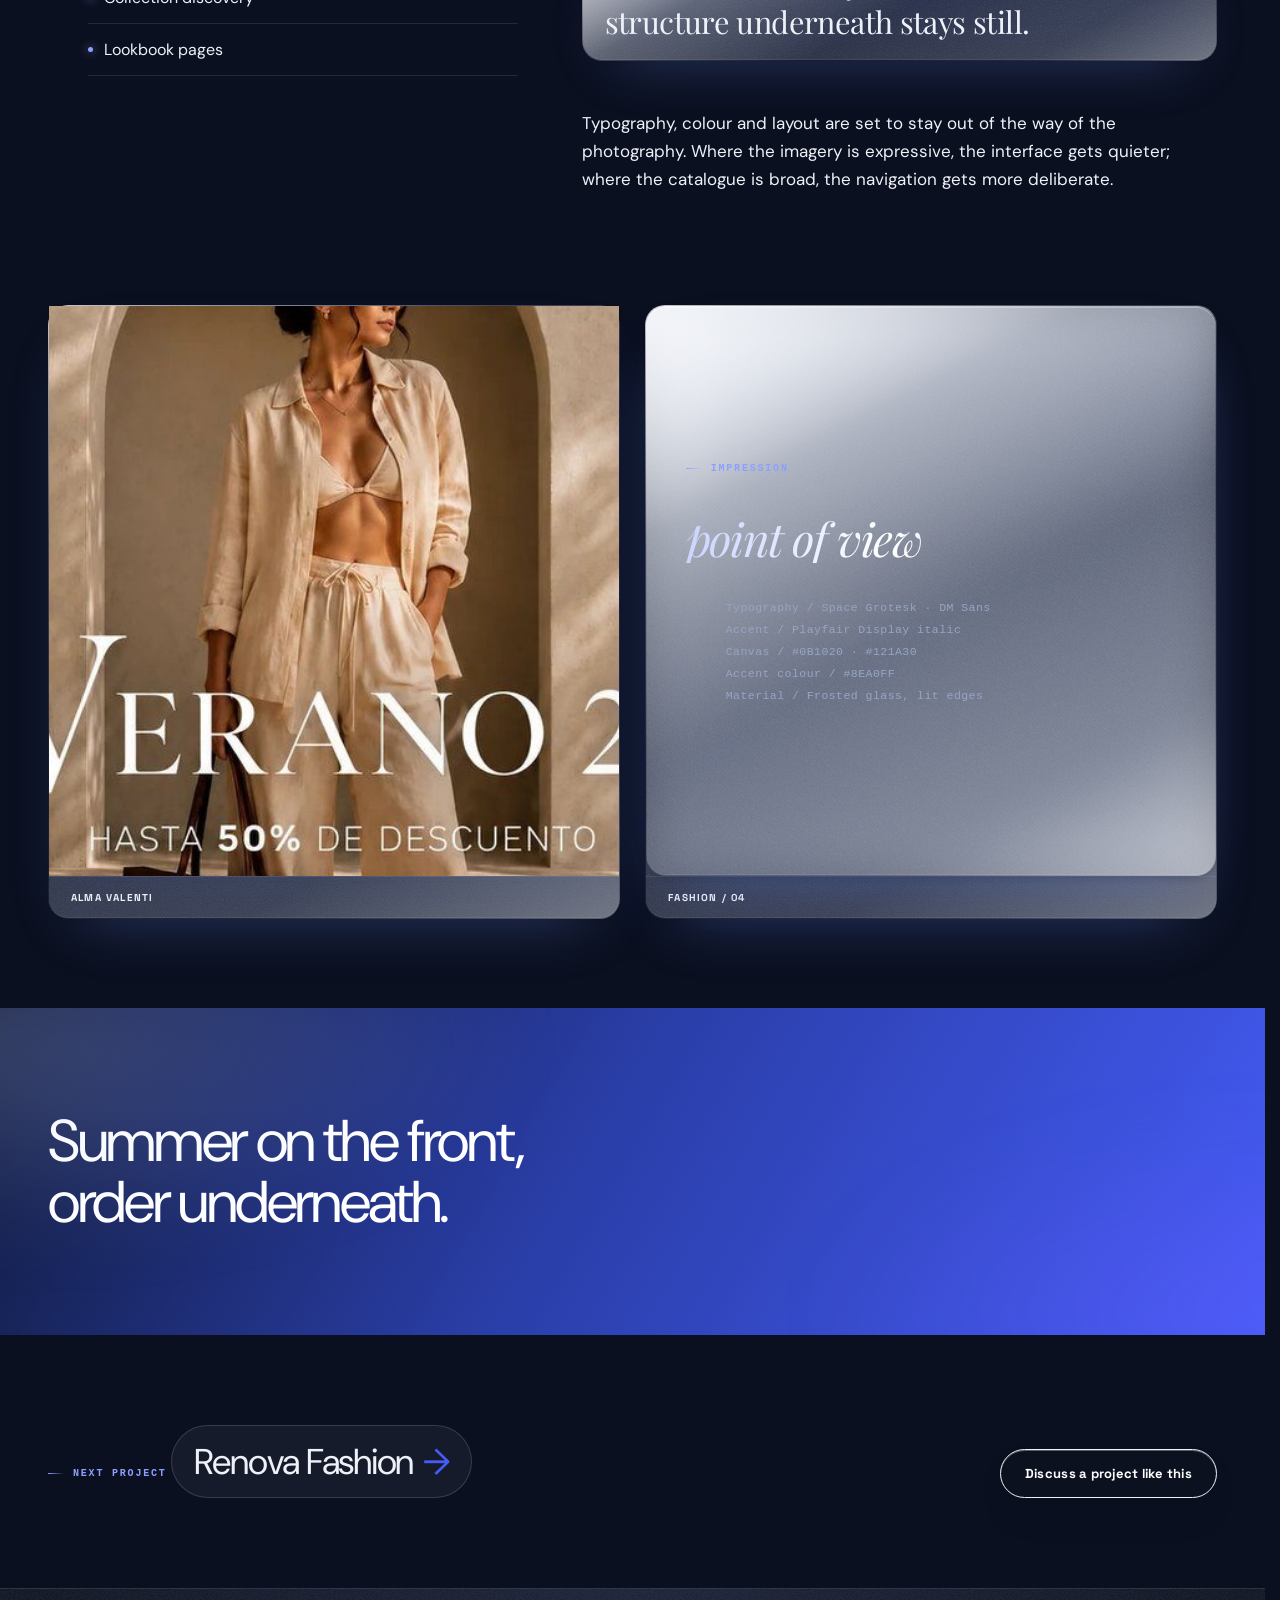
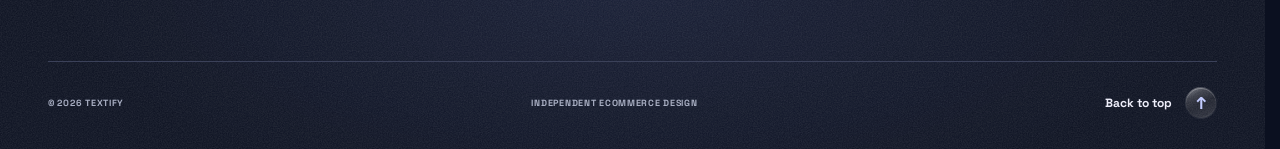
<file: works/alma-valenti.html>
<!doctype html>
<html lang="en">
<head>
  <meta charset="utf-8">
  <meta name="viewport" content="width=device-width, initial-scale=1">
  <meta name="theme-color" content="#0b1020">
  <meta name="color-scheme" content="dark">
  <meta name="description" content="Alma Valenti — Fashion ecommerce designed by Textify. A fashion retail experience with seasonal campaign imagery and clear routes into the collection, built so each drop arrives with its own character.">
  <title>Alma Valenti — Textify case study</title>
  <link rel="icon" href="data:image/svg+xml,%3Csvg xmlns='http://www.w3.org/2000/svg' viewBox='0 0 64 64'%3E%3Crect width='64' height='64' rx='13' fill='%23455cf7'/%3E%3Ctext x='32' y='46' font-family='Arial,Helvetica,sans-serif' font-size='42' fill='%23fff' text-anchor='middle'%3E%E2%9C%B3%3C/text%3E%3C/svg%3E">
  <meta property="og:type" content="article">
  <meta property="og:title" content="Alma Valenti — Textify case study">
  <meta property="og:description" content="A fashion retail experience with seasonal campaign imagery and clear routes into the collection, built so each drop arrives with its own character.">
  <meta name="twitter:card" content="summary_large_image">
  <link rel="preconnect" href="https://fonts.googleapis.com">
  <link rel="preconnect" href="https://fonts.gstatic.com" crossorigin>
  <link href="https://fonts.googleapis.com/css2?family=DM+Sans:wght@400;500;600;700&family=Space+Grotesk:wght@400;500;600;700&family=Playfair+Display:ital,wght@1,500;1,600&display=swap" rel="stylesheet">
  <link rel="stylesheet" href="../styles.css">
  <link rel="stylesheet" href="../v2.css">
  <link rel="stylesheet" href="../liquid.css">
  <script src="../app.js" defer></script>
</head>
<body class="cs-page">
  <a class="skip-link" href="#main">Skip to content</a>
  <!-- Filled by app.js from the document scroll position. Decorative, so it is
       hidden from assistive tech. -->
  <div class="scroll-progress" aria-hidden="true"><span id="scroll-progress-bar"></span></div>
  <header class="site-top">
    <div class="site-header cs-header" id="top">
      <a class="wordmark" href="../index.html" aria-label="Textify home">textify<span class="wordmark-mark">✳</span></a>
      <nav class="desktop-nav" aria-label="Main navigation">
        <a href="../index.html#work">Work</a><a href="../index.html#services">Services</a><a href="../index.html#approach">Approach</a><a href="../index.html#about">About</a>
      </nav>
      <a class="header-cta" href="../index.html#contact">Start a project <span aria-hidden="true">↗</span></a>
      <button class="menu-toggle" type="button" aria-label="Open menu" aria-expanded="false" aria-controls="mobile-menu"><span></span><span></span></button>
  </div>
      <a class="social-fab" href="https://www.linkedin.com/in/testimony-akinbinu-3198b1413/" target="_blank" rel="noopener noreferrer" aria-label="Textify on LinkedIn (opens in a new tab)"><svg viewBox="0 0 24 24" aria-hidden="true" focusable="false"><path fill="currentColor" d="M20.45 20.45h-3.56v-5.57c0-1.33-.02-3.04-1.85-3.04-1.85 0-2.14 1.45-2.14 2.94v5.67H9.34V9h3.42v1.56h.05c.48-.9 1.64-1.85 3.37-1.85 3.6 0 4.27 2.37 4.27 5.46v6.28zM5.34 7.43a2.06 2.06 0 1 1 0-4.13 2.06 2.06 0 0 1 0 4.13zM7.12 20.45H3.55V9h3.57v11.45z"/></svg></a>
  </header>
  <nav class="mobile-menu" id="mobile-menu" aria-label="Mobile navigation" hidden>
    <a href="../index.html#work">Work</a><a href="../index.html#services">Services</a><a href="../index.html#approach">Approach</a><a href="../index.html#about">About</a>
    <a href="../index.html#contact" class="mobile-menu-cta">Start a project <span aria-hidden="true">↗</span></a>
    <p class="mobile-menu-foot"><a href="mailto:testimonyakinbinu490@gmail.com">testimonyakinbinu490@gmail.com</a></p>
  </nav>
  <div class="menu-backdrop" id="menu-backdrop" hidden></div>

  <main id="main" class="cs-main">
    <section class="story cs-intro">
      <div class="wrap">
        <a class="cs-back" href="../index.html#work"><span aria-hidden="true">←</span> All work</a>
        <div class="cs-title-grid">
          <h1 class="cs-headline">An effortless<br><em>point of view.</em></h1>
          <div class="cs-lede">
            <p>A fashion retail experience with seasonal campaign imagery and clear routes into the collection, built so each drop arrives with its own character.</p>
            <dl class="cs-meta">
              <div><dt>Client</dt><dd>Alma Valenti</dd></div>
              <div><dt>Category</dt><dd>Fashion ecommerce</dd></div>
              <div><dt>Deliverable</dt><dd>Storefront design</dd></div>
              <div><dt>Live site</dt><dd><a href="https://almavalenti.com/" target="_blank" rel="noopener noreferrer">almavalenti.com</a></dd></div>
            </dl>
          </div>
        </div>
      </div>
    </section>

    <figure class="cs-hero">
      <img src="../assets/alma.jpg" alt="Alma Valenti fashion campaign imagery for Textify" width="732" height="1300" fetchpriority="high" decoding="async">
    </figure>

    <section class="story cs-body">
      <div class="wrap cs-body-grid">
        <div class="cs-scope">
          <p class="cs-label">Scope</p>
          <ul class="cs-scope-list">
            <li>Fashion storefront</li>
            <li>Seasonal campaign</li>
            <li>Collection discovery</li>
            <li>Lookbook pages</li>
          </ul>
        </div>
        <div class="cs-prose">
          <p>Every project starts with the story behind the products. From there, the work brings together visual direction, thoughtful interaction, and a clear path to purchase — so the store reads the same way the brand does.</p>
          <blockquote class="cs-quote"><p>Seasonal work only lands when the structure underneath stays still.</p></blockquote>
          <p>Typography, colour and layout are set to stay out of the way of the photography. Where the imagery is expressive, the interface gets quieter; where the catalogue is broad, the navigation gets more deliberate.</p>
        </div>
      </div>
    </section>

    <section class="story cs-pair">
      <div class="wrap cs-pair-grid">
        <figure class="cs-tile">
          <span class="cs-tile-crop cs-tile-crop--detail"><img src="../assets/alma.jpg" alt="Alma Valenti product detail" width="732" height="1300" loading="lazy" decoding="async"></span>
          <figcaption>ALMA VALENTI</figcaption>
        </figure>
        <figure class="cs-tile cs-tile--spec">
          <div class="cs-spec">
            <p class="cs-label">Impression</p>
            <p class="cs-spec-word">point of view</p>
            <ul class="cs-spec-list">
              <li>Typography / Space Grotesk · DM Sans</li>
              <li>Accent / Playfair Display italic</li>
              <li>Canvas / #0B1020 · #121A30</li>
              <li>Accent colour / #8EA0FF</li>
              <li>Material / Frosted glass, lit edges</li>
            </ul>
          </div>
          <figcaption>FASHION / 04</figcaption>
        </figure>
      </div>
    </section>

    <section class="story cs-band">
      <div class="wrap">
        <p class="cs-statement">Summer on the front, order underneath.</p>
      </div>
    </section>

    <section class="story cs-next">
      <div class="wrap cs-next-grid">
        <div>
          <p class="cs-label">Next project</p>
          <a class="cs-next-link" href="./renova-fashion.html">Renova Fashion <span aria-hidden="true">→</span></a>
        </div>
        <a class="cs-discuss" href="../index.html#contact">Discuss a project like this</a>
      </div>
    </section>
  </main>

  <footer class="footer footer-menu">
    <div class="wrap">
      <div class="footer-bottom">
        <span>© <span id="year"></span> TEXTIFY</span>
        <span>INDEPENDENT ECOMMERCE DESIGN</span>
        <a class="footer-back" href="#top">Back to top <span aria-hidden="true">↑</span></a>
      </div>
    </div>
  </footer>
</body>
</html>
</file>
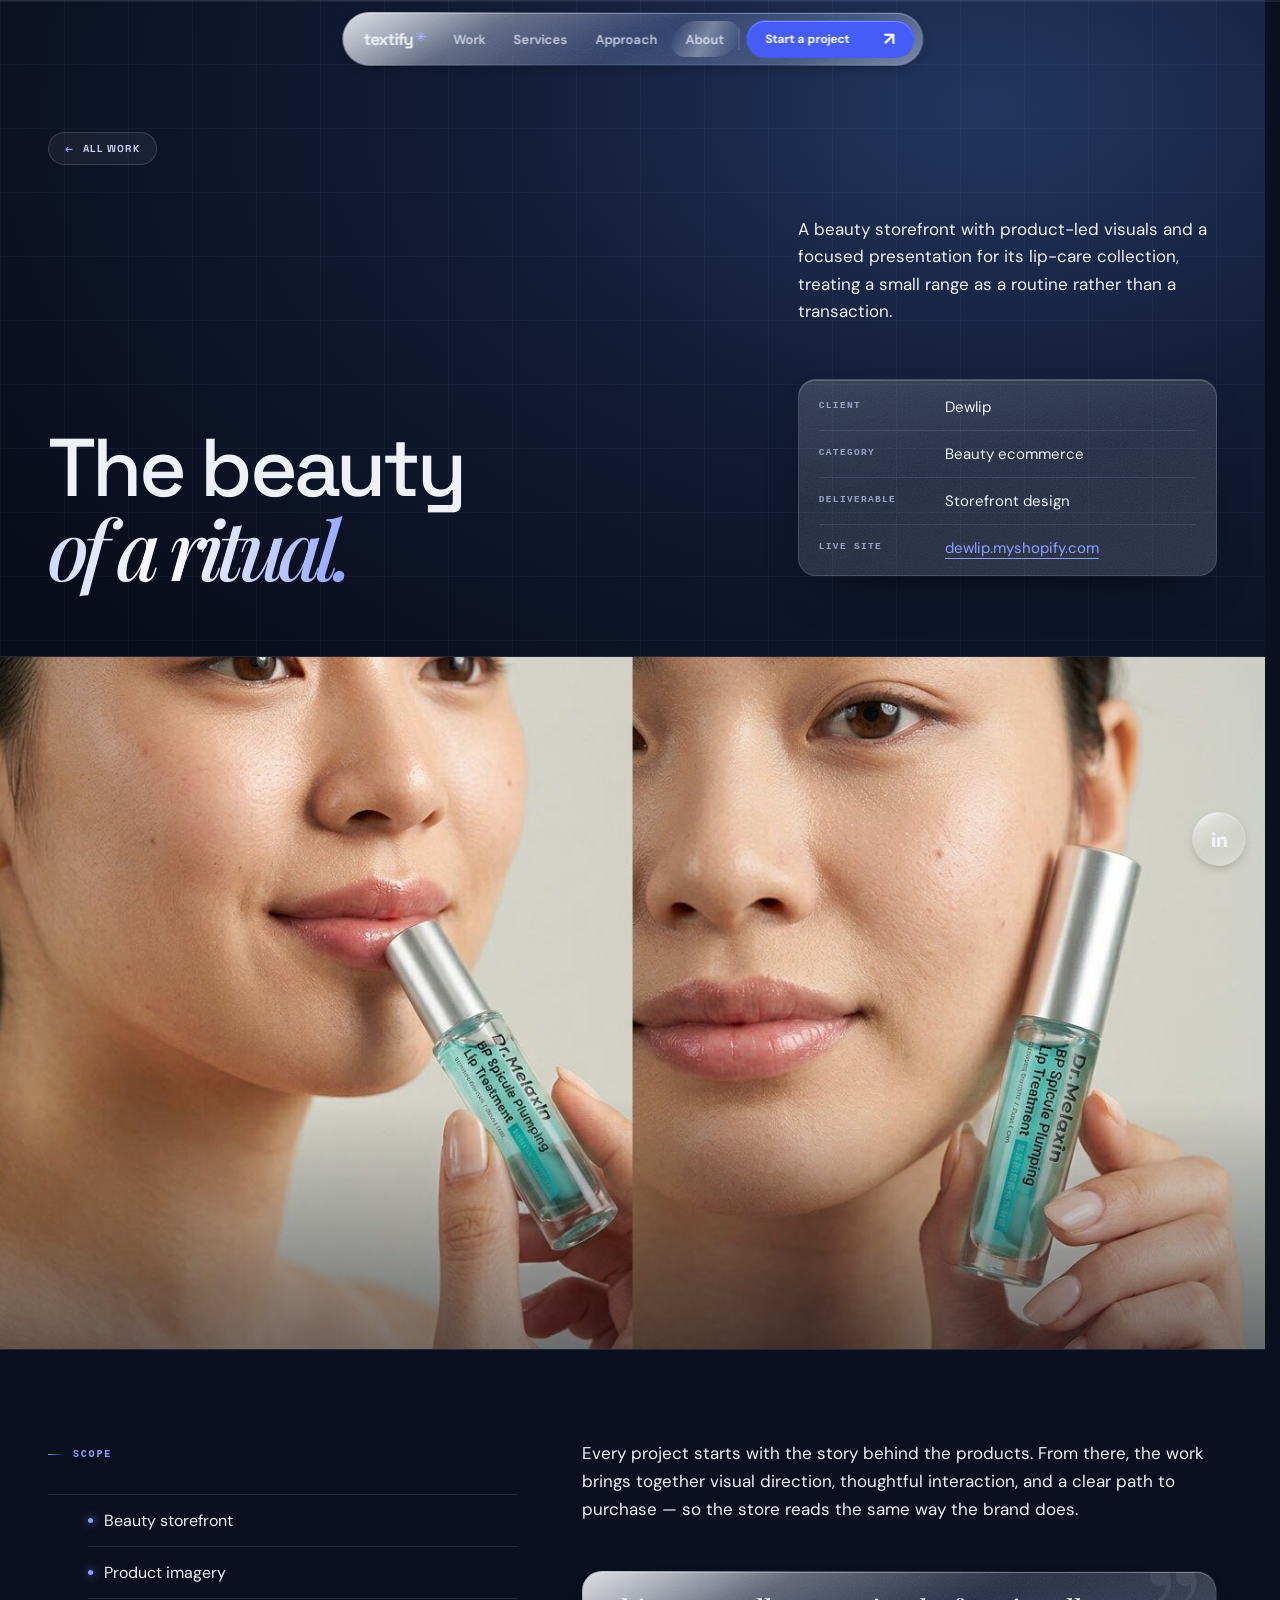
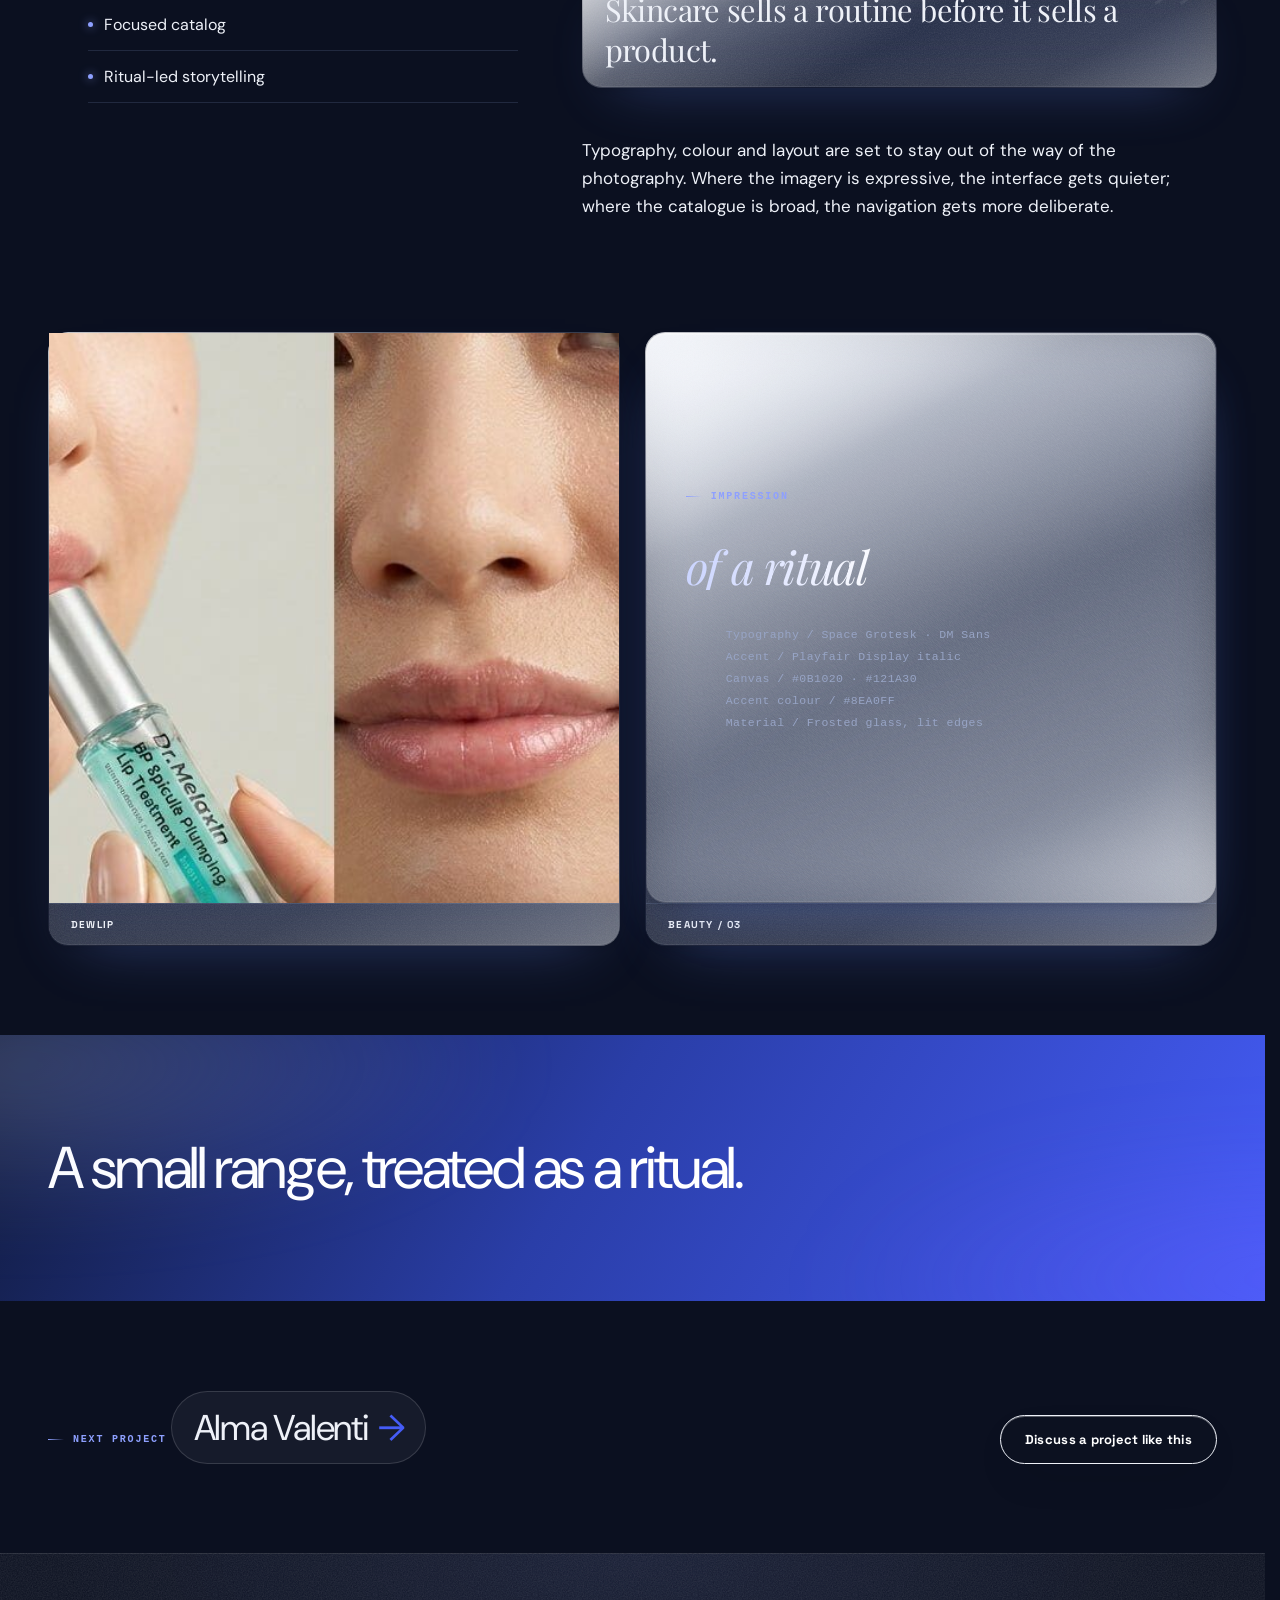
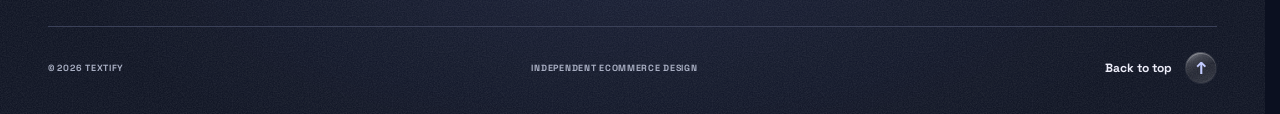
<file: works/dewlip.html>
<!doctype html>
<html lang="en">
<head>
  <meta charset="utf-8">
  <meta name="viewport" content="width=device-width, initial-scale=1">
  <meta name="theme-color" content="#0b1020">
  <meta name="color-scheme" content="dark">
  <meta name="description" content="Dewlip — Beauty ecommerce designed by Textify. A beauty storefront with product-led visuals and a focused presentation for its lip-care collection, treating a small range as a routine rather than a transaction.">
  <title>Dewlip — Textify case study</title>
  <link rel="icon" href="data:image/svg+xml,%3Csvg xmlns='http://www.w3.org/2000/svg' viewBox='0 0 64 64'%3E%3Crect width='64' height='64' rx='13' fill='%23455cf7'/%3E%3Ctext x='32' y='46' font-family='Arial,Helvetica,sans-serif' font-size='42' fill='%23fff' text-anchor='middle'%3E%E2%9C%B3%3C/text%3E%3C/svg%3E">
  <meta property="og:type" content="article">
  <meta property="og:title" content="Dewlip — Textify case study">
  <meta property="og:description" content="A beauty storefront with product-led visuals and a focused presentation for its lip-care collection, treating a small range as a routine rather than a transaction.">
  <meta name="twitter:card" content="summary_large_image">
  <link rel="preconnect" href="https://fonts.googleapis.com">
  <link rel="preconnect" href="https://fonts.gstatic.com" crossorigin>
  <link href="https://fonts.googleapis.com/css2?family=DM+Sans:wght@400;500;600;700&family=Space+Grotesk:wght@400;500;600;700&family=Playfair+Display:ital,wght@1,500;1,600&display=swap" rel="stylesheet">
  <link rel="stylesheet" href="../styles.css">
  <link rel="stylesheet" href="../v2.css">
  <link rel="stylesheet" href="../liquid.css">
  <script src="../app.js" defer></script>
</head>
<body class="cs-page">
  <a class="skip-link" href="#main">Skip to content</a>
  <!-- Filled by app.js from the document scroll position. Decorative, so it is
       hidden from assistive tech. -->
  <div class="scroll-progress" aria-hidden="true"><span id="scroll-progress-bar"></span></div>
  <header class="site-top">
    <div class="site-header cs-header" id="top">
      <a class="wordmark" href="../index.html" aria-label="Textify home">textify<span class="wordmark-mark">✳</span></a>
      <nav class="desktop-nav" aria-label="Main navigation">
        <a href="../index.html#work">Work</a><a href="../index.html#services">Services</a><a href="../index.html#approach">Approach</a><a href="../index.html#about">About</a>
      </nav>
      <a class="header-cta" href="../index.html#contact">Start a project <span aria-hidden="true">↗</span></a>
      <button class="menu-toggle" type="button" aria-label="Open menu" aria-expanded="false" aria-controls="mobile-menu"><span></span><span></span></button>
  </div>
      <a class="social-fab" href="https://www.linkedin.com/in/testimony-akinbinu-3198b1413/" target="_blank" rel="noopener noreferrer" aria-label="Textify on LinkedIn (opens in a new tab)"><svg viewBox="0 0 24 24" aria-hidden="true" focusable="false"><path fill="currentColor" d="M20.45 20.45h-3.56v-5.57c0-1.33-.02-3.04-1.85-3.04-1.85 0-2.14 1.45-2.14 2.94v5.67H9.34V9h3.42v1.56h.05c.48-.9 1.64-1.85 3.37-1.85 3.6 0 4.27 2.37 4.27 5.46v6.28zM5.34 7.43a2.06 2.06 0 1 1 0-4.13 2.06 2.06 0 0 1 0 4.13zM7.12 20.45H3.55V9h3.57v11.45z"/></svg></a>
  </header>
  <nav class="mobile-menu" id="mobile-menu" aria-label="Mobile navigation" hidden>
    <a href="../index.html#work">Work</a><a href="../index.html#services">Services</a><a href="../index.html#approach">Approach</a><a href="../index.html#about">About</a>
    <a href="../index.html#contact" class="mobile-menu-cta">Start a project <span aria-hidden="true">↗</span></a>
    <p class="mobile-menu-foot"><a href="mailto:testimonyakinbinu490@gmail.com">testimonyakinbinu490@gmail.com</a></p>
  </nav>
  <div class="menu-backdrop" id="menu-backdrop" hidden></div>

  <main id="main" class="cs-main">
    <section class="story cs-intro">
      <div class="wrap">
        <a class="cs-back" href="../index.html#work"><span aria-hidden="true">←</span> All work</a>
        <div class="cs-title-grid">
          <h1 class="cs-headline">The beauty<br><em>of a ritual.</em></h1>
          <div class="cs-lede">
            <p>A beauty storefront with product-led visuals and a focused presentation for its lip-care collection, treating a small range as a routine rather than a transaction.</p>
            <dl class="cs-meta">
              <div><dt>Client</dt><dd>Dewlip</dd></div>
              <div><dt>Category</dt><dd>Beauty ecommerce</dd></div>
              <div><dt>Deliverable</dt><dd>Storefront design</dd></div>
              <div><dt>Live site</dt><dd><a href="https://dewlip.myshopify.com/" target="_blank" rel="noopener noreferrer">dewlip.myshopify.com</a></dd></div>
            </dl>
          </div>
        </div>
      </div>
    </section>

    <figure class="cs-hero">
      <img src="../assets/dewlip.jpg" alt="Dewlip beauty campaign imagery for Textify" width="1376" height="768" fetchpriority="high" decoding="async">
    </figure>

    <section class="story cs-body">
      <div class="wrap cs-body-grid">
        <div class="cs-scope">
          <p class="cs-label">Scope</p>
          <ul class="cs-scope-list">
            <li>Beauty storefront</li>
            <li>Product imagery</li>
            <li>Focused catalog</li>
            <li>Ritual-led storytelling</li>
          </ul>
        </div>
        <div class="cs-prose">
          <p>Every project starts with the story behind the products. From there, the work brings together visual direction, thoughtful interaction, and a clear path to purchase — so the store reads the same way the brand does.</p>
          <blockquote class="cs-quote"><p>Skincare sells a routine before it sells a product.</p></blockquote>
          <p>Typography, colour and layout are set to stay out of the way of the photography. Where the imagery is expressive, the interface gets quieter; where the catalogue is broad, the navigation gets more deliberate.</p>
        </div>
      </div>
    </section>

    <section class="story cs-pair">
      <div class="wrap cs-pair-grid">
        <figure class="cs-tile">
          <span class="cs-tile-crop cs-tile-crop--detail"><img src="../assets/dewlip.jpg" alt="Dewlip product detail" width="1376" height="768" loading="lazy" decoding="async"></span>
          <figcaption>DEWLIP</figcaption>
        </figure>
        <figure class="cs-tile cs-tile--spec">
          <div class="cs-spec">
            <p class="cs-label">Impression</p>
            <p class="cs-spec-word">of a ritual</p>
            <ul class="cs-spec-list">
              <li>Typography / Space Grotesk · DM Sans</li>
              <li>Accent / Playfair Display italic</li>
              <li>Canvas / #0B1020 · #121A30</li>
              <li>Accent colour / #8EA0FF</li>
              <li>Material / Frosted glass, lit edges</li>
            </ul>
          </div>
          <figcaption>BEAUTY / 03</figcaption>
        </figure>
      </div>
    </section>

    <section class="story cs-band">
      <div class="wrap">
        <p class="cs-statement">A small range, treated as a ritual.</p>
      </div>
    </section>

    <section class="story cs-next">
      <div class="wrap cs-next-grid">
        <div>
          <p class="cs-label">Next project</p>
          <a class="cs-next-link" href="./alma-valenti.html">Alma Valenti <span aria-hidden="true">→</span></a>
        </div>
        <a class="cs-discuss" href="../index.html#contact">Discuss a project like this</a>
      </div>
    </section>
  </main>

  <footer class="footer footer-menu">
    <div class="wrap">
      <div class="footer-bottom">
        <span>© <span id="year"></span> TEXTIFY</span>
        <span>INDEPENDENT ECOMMERCE DESIGN</span>
        <a class="footer-back" href="#top">Back to top <span aria-hidden="true">↑</span></a>
      </div>
    </div>
  </footer>
</body>
</html>
</file>
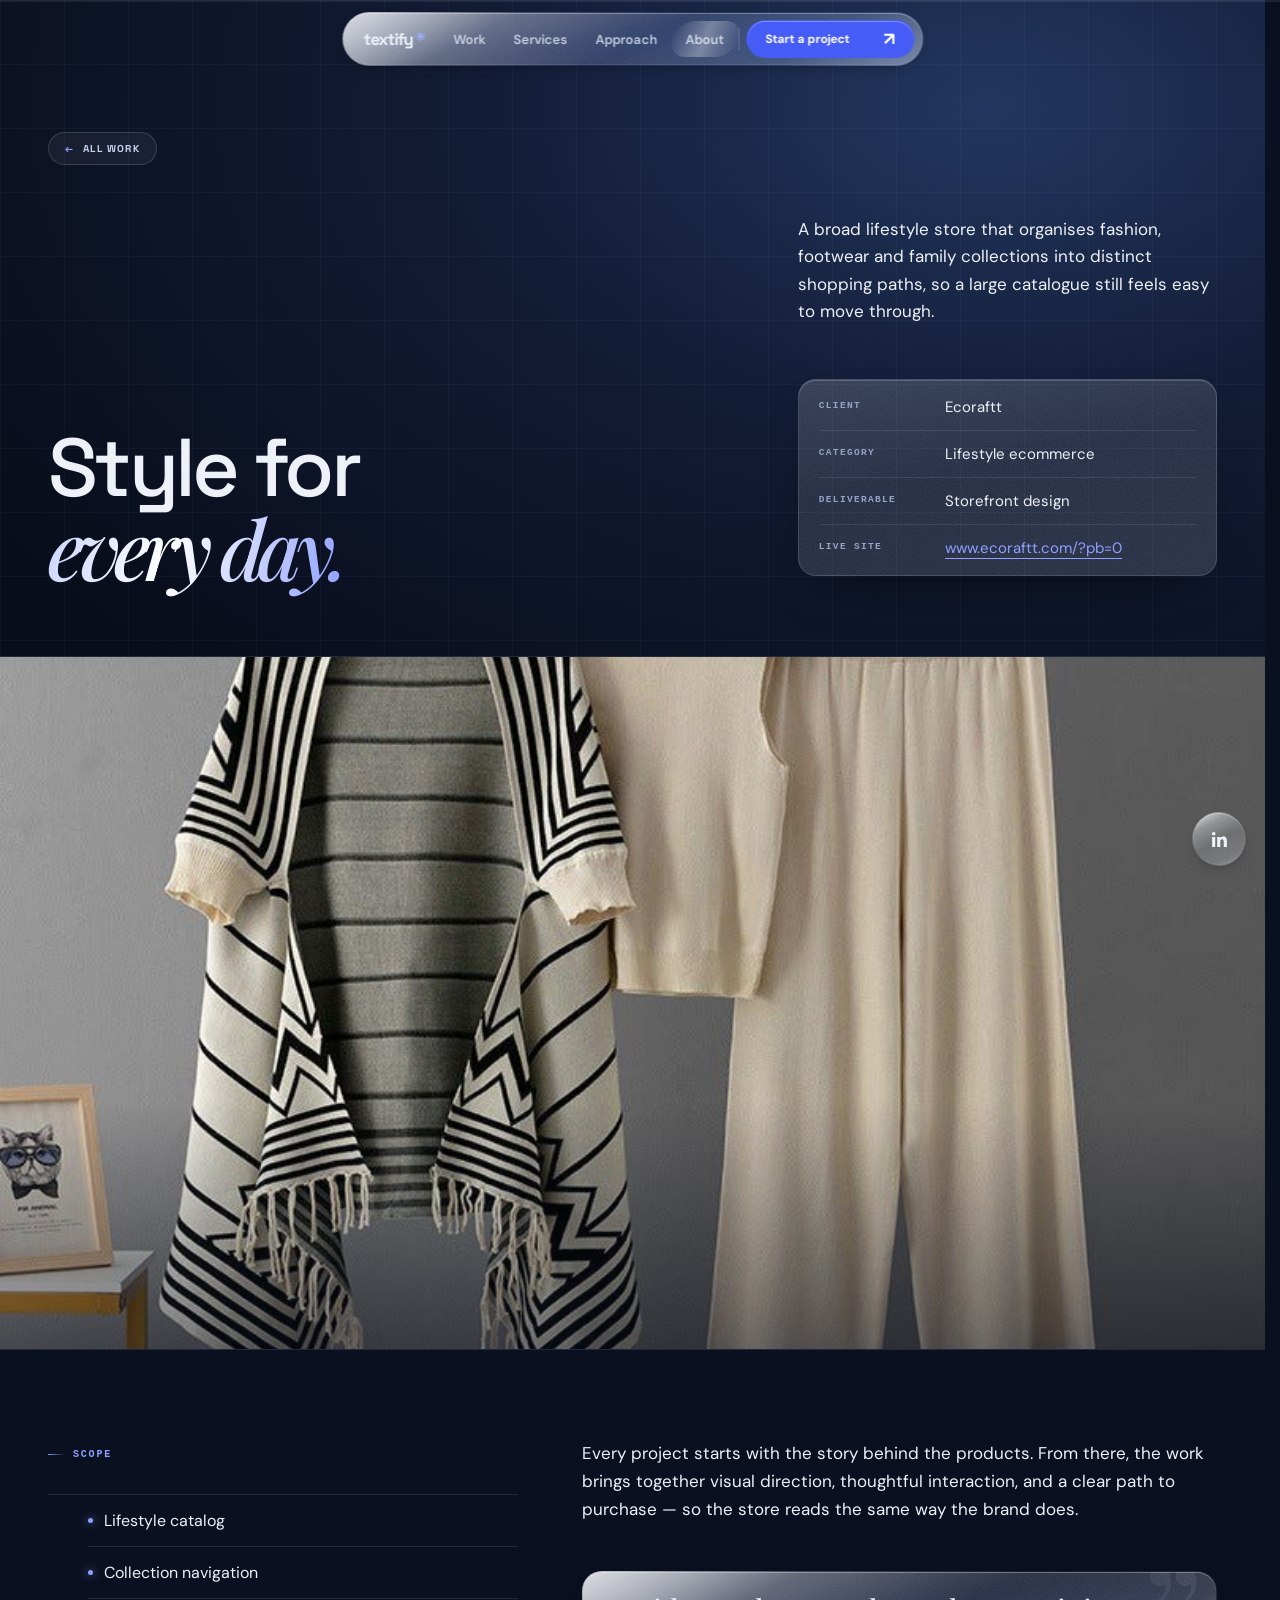
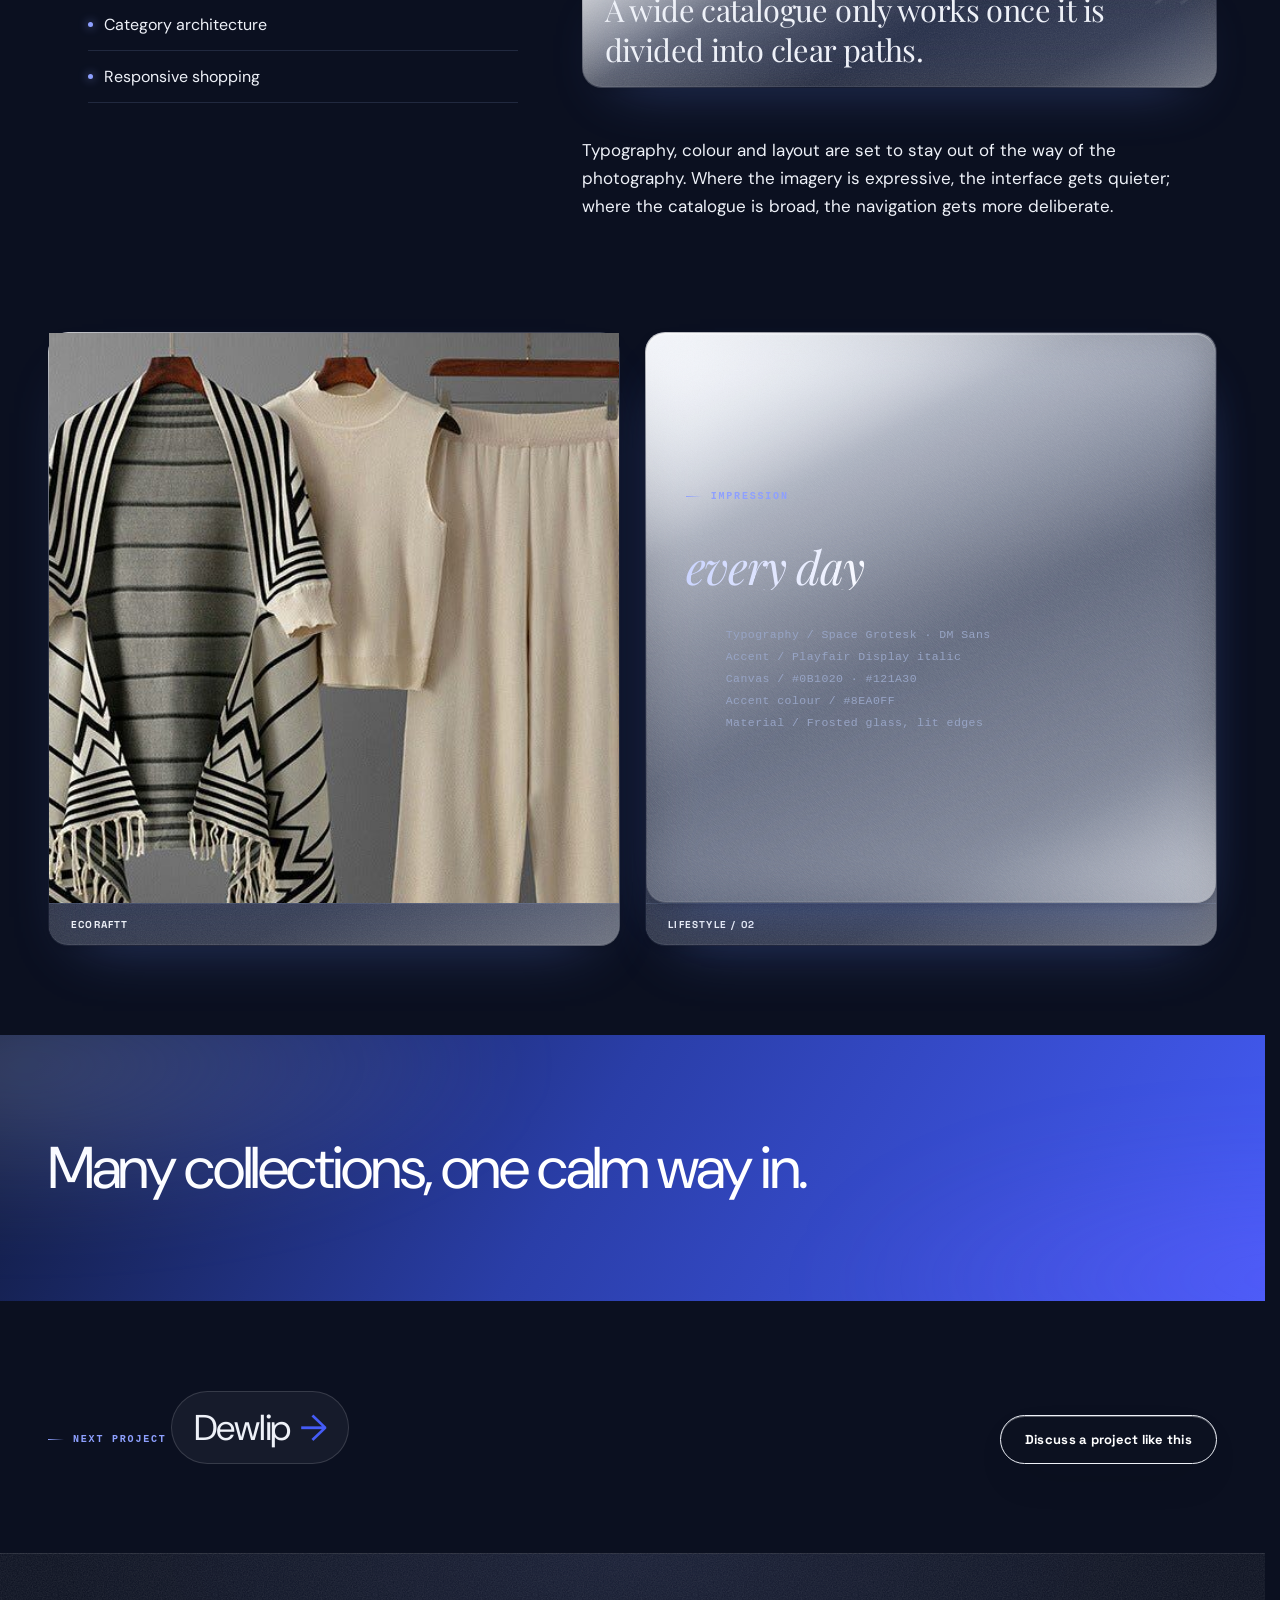
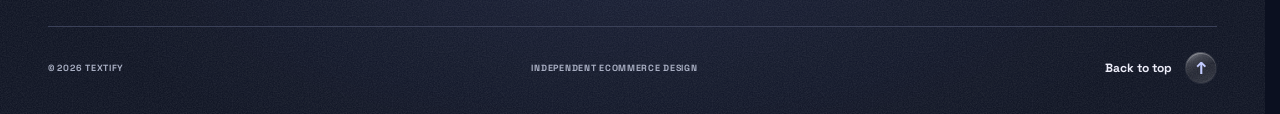
<file: works/ecoraft.html>
<!doctype html>
<html lang="en">
<head>
  <meta charset="utf-8">
  <meta name="viewport" content="width=device-width, initial-scale=1">
  <meta name="theme-color" content="#0b1020">
  <meta name="color-scheme" content="dark">
  <meta name="description" content="Ecoraftt — Lifestyle ecommerce designed by Textify. A broad lifestyle store that organises fashion, footwear and family collections into distinct shopping paths, so a large catalogue still feels easy to move through.">
  <title>Ecoraftt — Textify case study</title>
  <link rel="icon" href="data:image/svg+xml,%3Csvg xmlns='http://www.w3.org/2000/svg' viewBox='0 0 64 64'%3E%3Crect width='64' height='64' rx='13' fill='%23455cf7'/%3E%3Ctext x='32' y='46' font-family='Arial,Helvetica,sans-serif' font-size='42' fill='%23fff' text-anchor='middle'%3E%E2%9C%B3%3C/text%3E%3C/svg%3E">
  <meta property="og:type" content="article">
  <meta property="og:title" content="Ecoraftt — Textify case study">
  <meta property="og:description" content="A broad lifestyle store that organises fashion, footwear and family collections into distinct shopping paths, so a large catalogue still feels easy to move through.">
  <meta name="twitter:card" content="summary_large_image">
  <link rel="preconnect" href="https://fonts.googleapis.com">
  <link rel="preconnect" href="https://fonts.gstatic.com" crossorigin>
  <link href="https://fonts.googleapis.com/css2?family=DM+Sans:wght@400;500;600;700&family=Space+Grotesk:wght@400;500;600;700&family=Playfair+Display:ital,wght@1,500;1,600&display=swap" rel="stylesheet">
  <link rel="stylesheet" href="../styles.css">
  <link rel="stylesheet" href="../v2.css">
  <link rel="stylesheet" href="../liquid.css">
  <script src="../app.js" defer></script>
</head>
<body class="cs-page">
  <a class="skip-link" href="#main">Skip to content</a>
  <!-- Filled by app.js from the document scroll position. Decorative, so it is
       hidden from assistive tech. -->
  <div class="scroll-progress" aria-hidden="true"><span id="scroll-progress-bar"></span></div>
  <header class="site-top">
    <div class="site-header cs-header" id="top">
      <a class="wordmark" href="../index.html" aria-label="Textify home">textify<span class="wordmark-mark">✳</span></a>
      <nav class="desktop-nav" aria-label="Main navigation">
        <a href="../index.html#work">Work</a><a href="../index.html#services">Services</a><a href="../index.html#approach">Approach</a><a href="../index.html#about">About</a>
      </nav>
      <a class="header-cta" href="../index.html#contact">Start a project <span aria-hidden="true">↗</span></a>
      <button class="menu-toggle" type="button" aria-label="Open menu" aria-expanded="false" aria-controls="mobile-menu"><span></span><span></span></button>
  </div>
      <a class="social-fab" href="https://www.linkedin.com/in/testimony-akinbinu-3198b1413/" target="_blank" rel="noopener noreferrer" aria-label="Textify on LinkedIn (opens in a new tab)"><svg viewBox="0 0 24 24" aria-hidden="true" focusable="false"><path fill="currentColor" d="M20.45 20.45h-3.56v-5.57c0-1.33-.02-3.04-1.85-3.04-1.85 0-2.14 1.45-2.14 2.94v5.67H9.34V9h3.42v1.56h.05c.48-.9 1.64-1.85 3.37-1.85 3.6 0 4.27 2.37 4.27 5.46v6.28zM5.34 7.43a2.06 2.06 0 1 1 0-4.13 2.06 2.06 0 0 1 0 4.13zM7.12 20.45H3.55V9h3.57v11.45z"/></svg></a>
  </header>
  <nav class="mobile-menu" id="mobile-menu" aria-label="Mobile navigation" hidden>
    <a href="../index.html#work">Work</a><a href="../index.html#services">Services</a><a href="../index.html#approach">Approach</a><a href="../index.html#about">About</a>
    <a href="../index.html#contact" class="mobile-menu-cta">Start a project <span aria-hidden="true">↗</span></a>
    <p class="mobile-menu-foot"><a href="mailto:testimonyakinbinu490@gmail.com">testimonyakinbinu490@gmail.com</a></p>
  </nav>
  <div class="menu-backdrop" id="menu-backdrop" hidden></div>

  <main id="main" class="cs-main">
    <section class="story cs-intro">
      <div class="wrap">
        <a class="cs-back" href="../index.html#work"><span aria-hidden="true">←</span> All work</a>
        <div class="cs-title-grid">
          <h1 class="cs-headline">Style for<br><em>every day.</em></h1>
          <div class="cs-lede">
            <p>A broad lifestyle store that organises fashion, footwear and family collections into distinct shopping paths, so a large catalogue still feels easy to move through.</p>
            <dl class="cs-meta">
              <div><dt>Client</dt><dd>Ecoraftt</dd></div>
              <div><dt>Category</dt><dd>Lifestyle ecommerce</dd></div>
              <div><dt>Deliverable</dt><dd>Storefront design</dd></div>
              <div><dt>Live site</dt><dd><a href="https://www.ecoraftt.com/?pb=0" target="_blank" rel="noopener noreferrer">www.ecoraftt.com/?pb=0</a></dd></div>
            </dl>
          </div>
        </div>
      </div>
    </section>

    <figure class="cs-hero">
      <img src="../assets/ecoraft.jpg" alt="Ecoraftt lifestyle campaign imagery for Textify" width="800" height="800" fetchpriority="high" decoding="async">
    </figure>

    <section class="story cs-body">
      <div class="wrap cs-body-grid">
        <div class="cs-scope">
          <p class="cs-label">Scope</p>
          <ul class="cs-scope-list">
            <li>Lifestyle catalog</li>
            <li>Collection navigation</li>
            <li>Category architecture</li>
            <li>Responsive shopping</li>
          </ul>
        </div>
        <div class="cs-prose">
          <p>Every project starts with the story behind the products. From there, the work brings together visual direction, thoughtful interaction, and a clear path to purchase — so the store reads the same way the brand does.</p>
          <blockquote class="cs-quote"><p>A wide catalogue only works once it is divided into clear paths.</p></blockquote>
          <p>Typography, colour and layout are set to stay out of the way of the photography. Where the imagery is expressive, the interface gets quieter; where the catalogue is broad, the navigation gets more deliberate.</p>
        </div>
      </div>
    </section>

    <section class="story cs-pair">
      <div class="wrap cs-pair-grid">
        <figure class="cs-tile">
          <span class="cs-tile-crop cs-tile-crop--detail"><img src="../assets/ecoraft.jpg" alt="Ecoraftt product detail" width="800" height="800" loading="lazy" decoding="async"></span>
          <figcaption>ECORAFTT</figcaption>
        </figure>
        <figure class="cs-tile cs-tile--spec">
          <div class="cs-spec">
            <p class="cs-label">Impression</p>
            <p class="cs-spec-word">every day</p>
            <ul class="cs-spec-list">
              <li>Typography / Space Grotesk · DM Sans</li>
              <li>Accent / Playfair Display italic</li>
              <li>Canvas / #0B1020 · #121A30</li>
              <li>Accent colour / #8EA0FF</li>
              <li>Material / Frosted glass, lit edges</li>
            </ul>
          </div>
          <figcaption>LIFESTYLE / 02</figcaption>
        </figure>
      </div>
    </section>

    <section class="story cs-band">
      <div class="wrap">
        <p class="cs-statement">Many collections, one calm way in.</p>
      </div>
    </section>

    <section class="story cs-next">
      <div class="wrap cs-next-grid">
        <div>
          <p class="cs-label">Next project</p>
          <a class="cs-next-link" href="./dewlip.html">Dewlip <span aria-hidden="true">→</span></a>
        </div>
        <a class="cs-discuss" href="../index.html#contact">Discuss a project like this</a>
      </div>
    </section>
  </main>

  <footer class="footer footer-menu">
    <div class="wrap">
      <div class="footer-bottom">
        <span>© <span id="year"></span> TEXTIFY</span>
        <span>INDEPENDENT ECOMMERCE DESIGN</span>
        <a class="footer-back" href="#top">Back to top <span aria-hidden="true">↑</span></a>
      </div>
    </div>
  </footer>
</body>
</html>
</file>
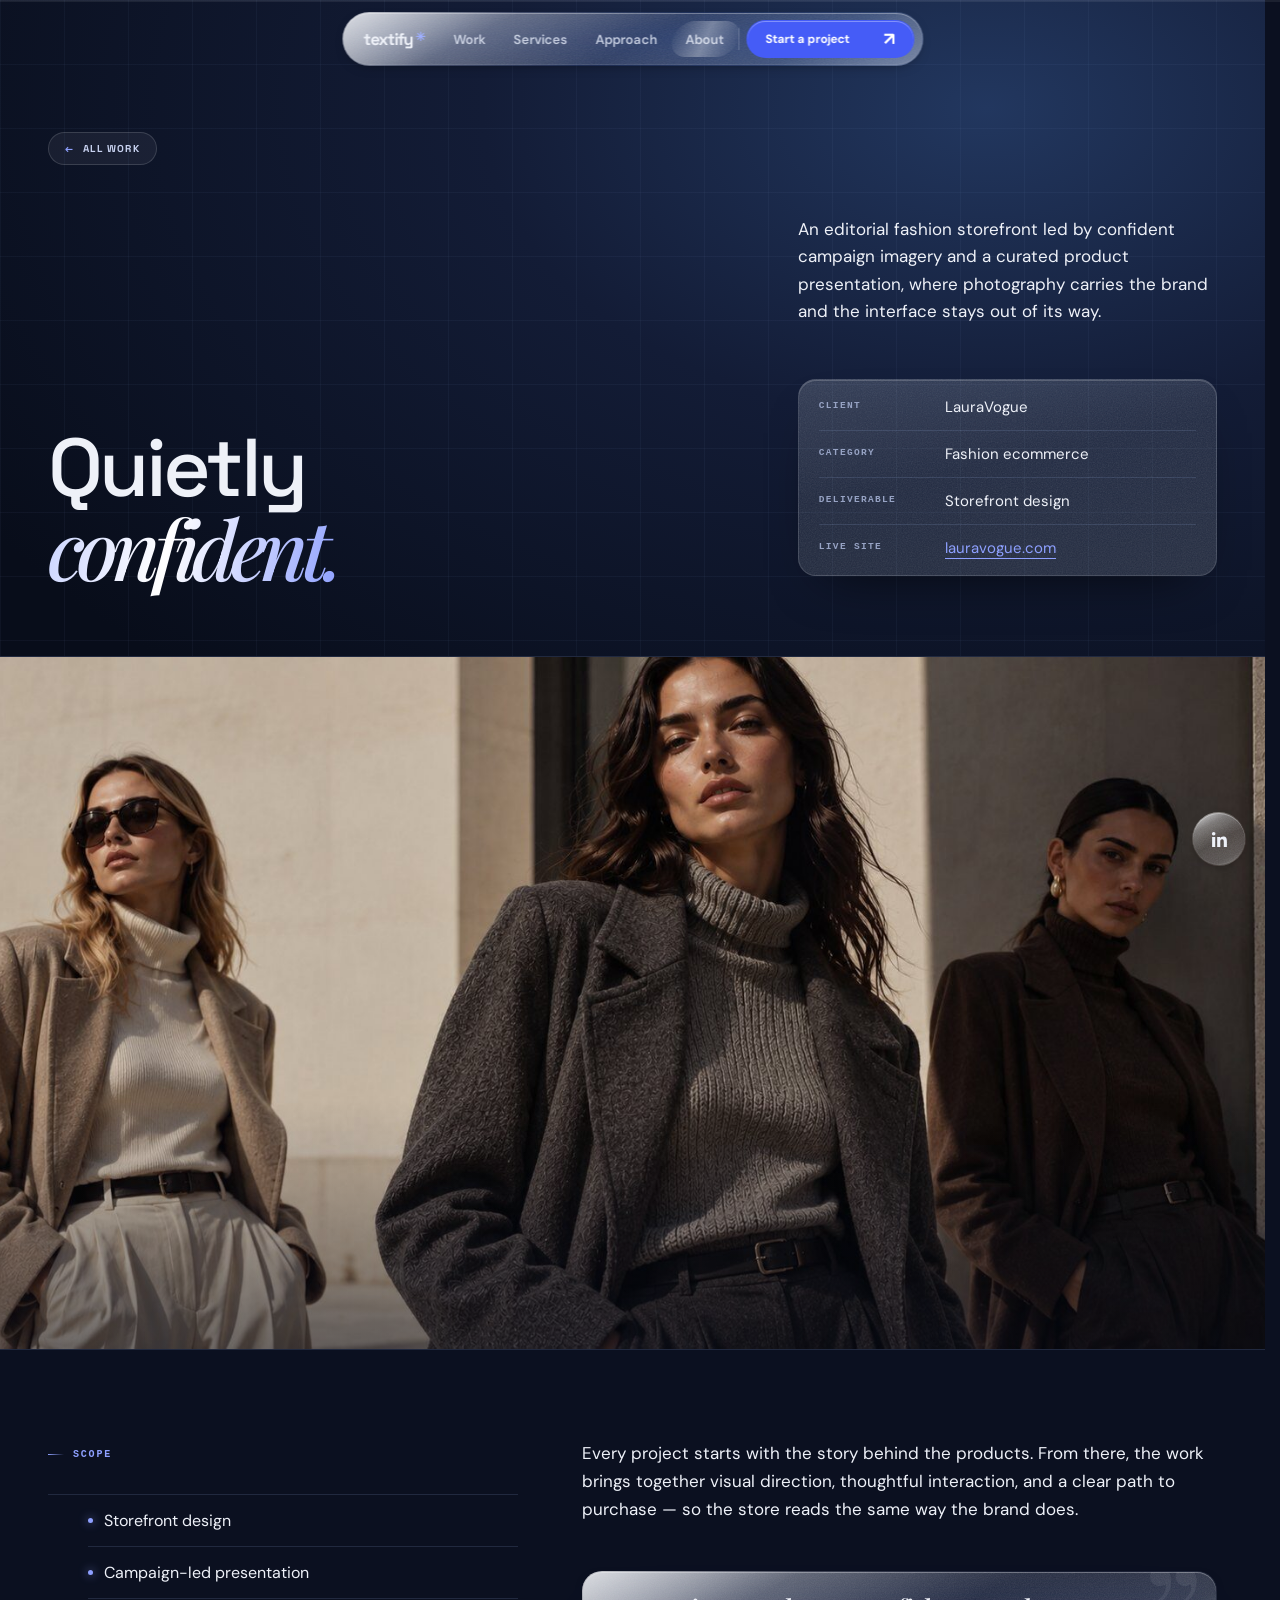
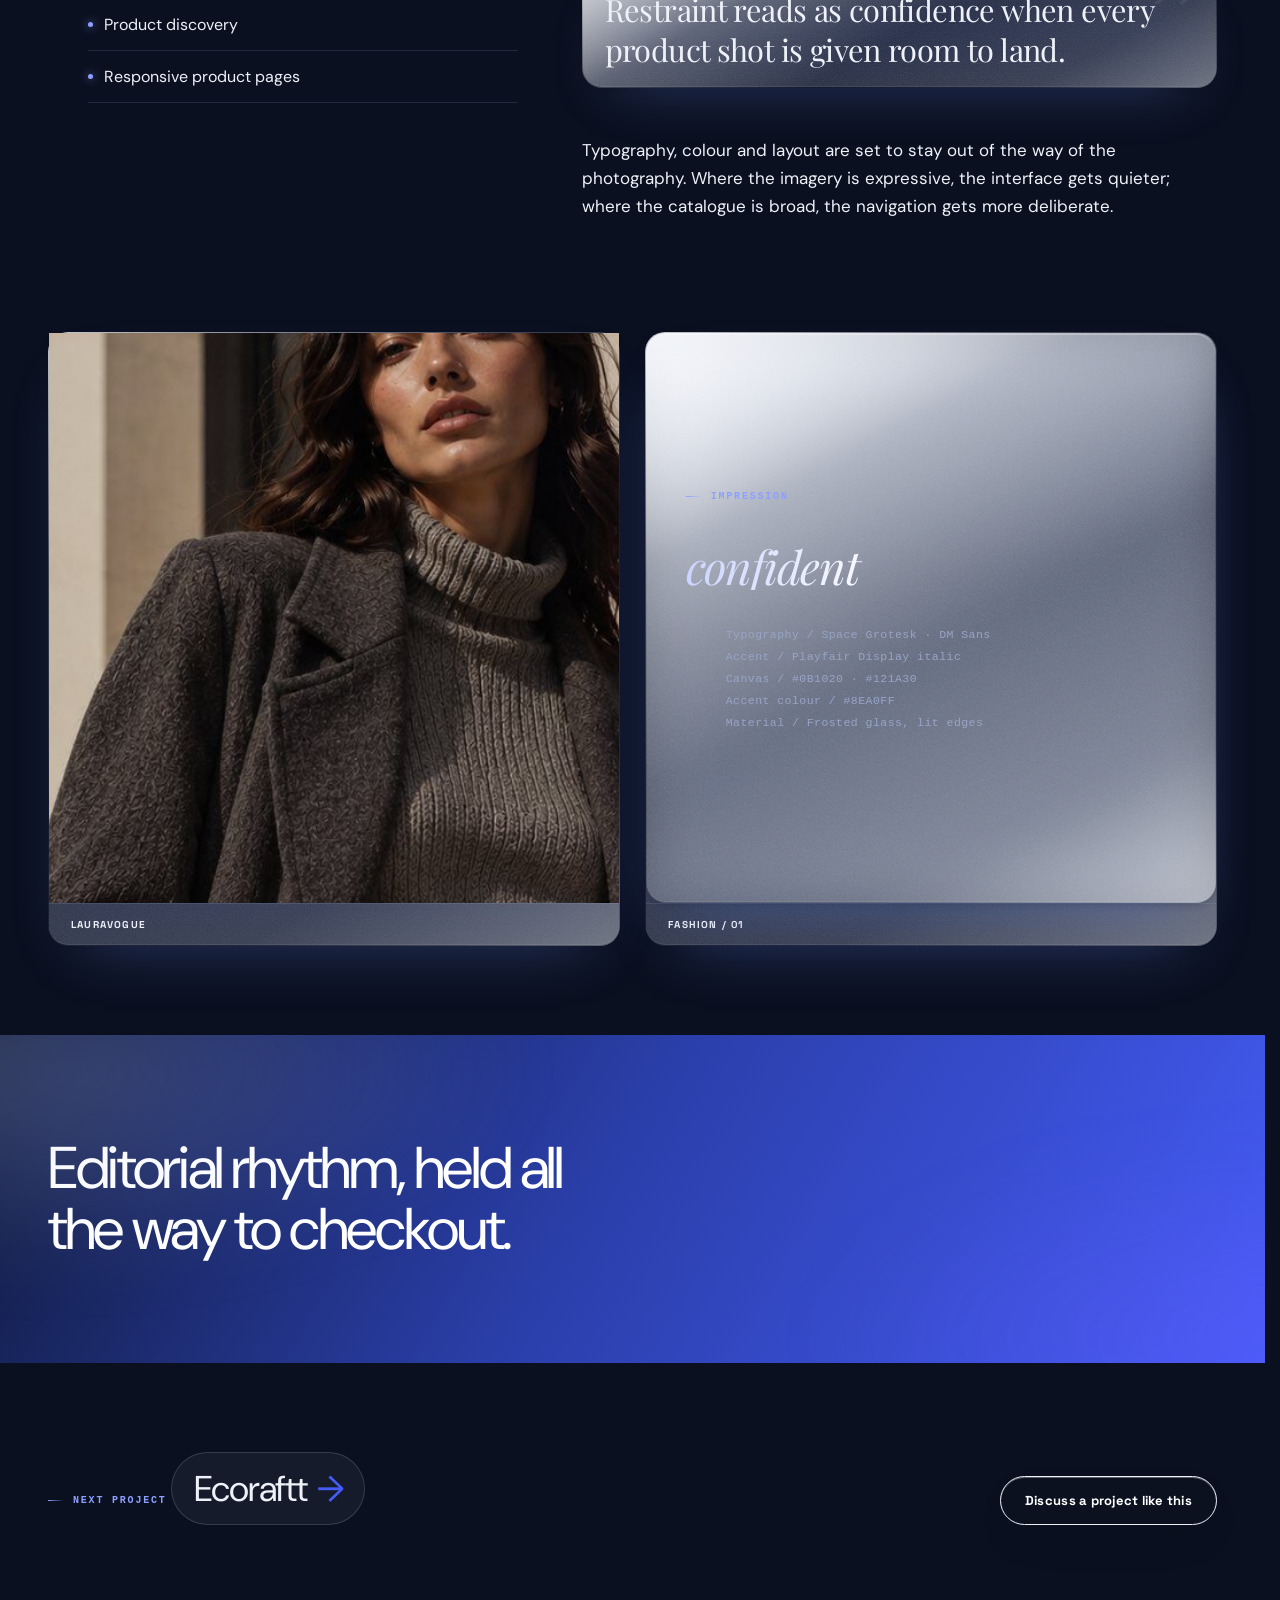
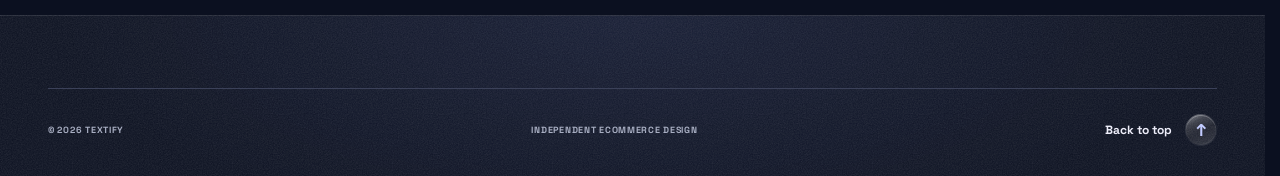
<file: works/lauravogue.html>
<!doctype html>
<html lang="en">
<head>
  <meta charset="utf-8">
  <meta name="viewport" content="width=device-width, initial-scale=1">
  <meta name="theme-color" content="#0b1020">
  <meta name="color-scheme" content="dark">
  <meta name="description" content="LauraVogue — Fashion ecommerce designed by Textify. An editorial fashion storefront led by confident campaign imagery and a curated product presentation, where photography carries the brand and the interface stays out of its way.">
  <title>LauraVogue — Textify case study</title>
  <link rel="icon" href="data:image/svg+xml,%3Csvg xmlns='http://www.w3.org/2000/svg' viewBox='0 0 64 64'%3E%3Crect width='64' height='64' rx='13' fill='%23455cf7'/%3E%3Ctext x='32' y='46' font-family='Arial,Helvetica,sans-serif' font-size='42' fill='%23fff' text-anchor='middle'%3E%E2%9C%B3%3C/text%3E%3C/svg%3E">
  <meta property="og:type" content="article">
  <meta property="og:title" content="LauraVogue — Textify case study">
  <meta property="og:description" content="An editorial fashion storefront led by confident campaign imagery and a curated product presentation, where photography carries the brand and the interface stays out of its way.">
  <meta name="twitter:card" content="summary_large_image">
  <link rel="preconnect" href="https://fonts.googleapis.com">
  <link rel="preconnect" href="https://fonts.gstatic.com" crossorigin>
  <link href="https://fonts.googleapis.com/css2?family=DM+Sans:wght@400;500;600;700&family=Space+Grotesk:wght@400;500;600;700&family=Playfair+Display:ital,wght@1,500;1,600&display=swap" rel="stylesheet">
  <link rel="stylesheet" href="../styles.css">
  <link rel="stylesheet" href="../v2.css">
  <link rel="stylesheet" href="../liquid.css">
  <script src="../app.js" defer></script>
</head>
<body class="cs-page">
  <a class="skip-link" href="#main">Skip to content</a>
  <!-- Filled by app.js from the document scroll position. Decorative, so it is
       hidden from assistive tech. -->
  <div class="scroll-progress" aria-hidden="true"><span id="scroll-progress-bar"></span></div>
  <header class="site-top">
    <div class="site-header cs-header" id="top">
      <a class="wordmark" href="../index.html" aria-label="Textify home">textify<span class="wordmark-mark">✳</span></a>
      <nav class="desktop-nav" aria-label="Main navigation">
        <a href="../index.html#work">Work</a><a href="../index.html#services">Services</a><a href="../index.html#approach">Approach</a><a href="../index.html#about">About</a>
      </nav>
      <a class="header-cta" href="../index.html#contact">Start a project <span aria-hidden="true">↗</span></a>
      <button class="menu-toggle" type="button" aria-label="Open menu" aria-expanded="false" aria-controls="mobile-menu"><span></span><span></span></button>
  </div>
      <a class="social-fab" href="https://www.linkedin.com/in/testimony-akinbinu-3198b1413/" target="_blank" rel="noopener noreferrer" aria-label="Textify on LinkedIn (opens in a new tab)"><svg viewBox="0 0 24 24" aria-hidden="true" focusable="false"><path fill="currentColor" d="M20.45 20.45h-3.56v-5.57c0-1.33-.02-3.04-1.85-3.04-1.85 0-2.14 1.45-2.14 2.94v5.67H9.34V9h3.42v1.56h.05c.48-.9 1.64-1.85 3.37-1.85 3.6 0 4.27 2.37 4.27 5.46v6.28zM5.34 7.43a2.06 2.06 0 1 1 0-4.13 2.06 2.06 0 0 1 0 4.13zM7.12 20.45H3.55V9h3.57v11.45z"/></svg></a>
  </header>
  <nav class="mobile-menu" id="mobile-menu" aria-label="Mobile navigation" hidden>
    <a href="../index.html#work">Work</a><a href="../index.html#services">Services</a><a href="../index.html#approach">Approach</a><a href="../index.html#about">About</a>
    <a href="../index.html#contact" class="mobile-menu-cta">Start a project <span aria-hidden="true">↗</span></a>
    <p class="mobile-menu-foot"><a href="mailto:testimonyakinbinu490@gmail.com">testimonyakinbinu490@gmail.com</a></p>
  </nav>
  <div class="menu-backdrop" id="menu-backdrop" hidden></div>

  <main id="main" class="cs-main">
    <section class="story cs-intro">
      <div class="wrap">
        <a class="cs-back" href="../index.html#work"><span aria-hidden="true">←</span> All work</a>
        <div class="cs-title-grid">
          <h1 class="cs-headline">Quietly<br><em>confident.</em></h1>
          <div class="cs-lede">
            <p>An editorial fashion storefront led by confident campaign imagery and a curated product presentation, where photography carries the brand and the interface stays out of its way.</p>
            <dl class="cs-meta">
              <div><dt>Client</dt><dd>LauraVogue</dd></div>
              <div><dt>Category</dt><dd>Fashion ecommerce</dd></div>
              <div><dt>Deliverable</dt><dd>Storefront design</dd></div>
              <div><dt>Live site</dt><dd><a href="https://lauravogue.com/" target="_blank" rel="noopener noreferrer">lauravogue.com</a></dd></div>
            </dl>
          </div>
        </div>
      </div>
    </section>

    <figure class="cs-hero">
      <img src="../assets/laura.jpg" alt="LauraVogue fashion campaign imagery for Textify" width="1600" height="794" fetchpriority="high" decoding="async">
    </figure>

    <section class="story cs-body">
      <div class="wrap cs-body-grid">
        <div class="cs-scope">
          <p class="cs-label">Scope</p>
          <ul class="cs-scope-list">
            <li>Storefront design</li>
            <li>Campaign-led presentation</li>
            <li>Product discovery</li>
            <li>Responsive product pages</li>
          </ul>
        </div>
        <div class="cs-prose">
          <p>Every project starts with the story behind the products. From there, the work brings together visual direction, thoughtful interaction, and a clear path to purchase — so the store reads the same way the brand does.</p>
          <blockquote class="cs-quote"><p>Restraint reads as confidence when every product shot is given room to land.</p></blockquote>
          <p>Typography, colour and layout are set to stay out of the way of the photography. Where the imagery is expressive, the interface gets quieter; where the catalogue is broad, the navigation gets more deliberate.</p>
        </div>
      </div>
    </section>

    <section class="story cs-pair">
      <div class="wrap cs-pair-grid">
        <figure class="cs-tile">
          <span class="cs-tile-crop cs-tile-crop--detail"><img src="../assets/laura.jpg" alt="LauraVogue product detail" width="1600" height="794" loading="lazy" decoding="async"></span>
          <figcaption>LAURAVOGUE</figcaption>
        </figure>
        <figure class="cs-tile cs-tile--spec">
          <div class="cs-spec">
            <p class="cs-label">Impression</p>
            <p class="cs-spec-word">confident</p>
            <ul class="cs-spec-list">
              <li>Typography / Space Grotesk · DM Sans</li>
              <li>Accent / Playfair Display italic</li>
              <li>Canvas / #0B1020 · #121A30</li>
              <li>Accent colour / #8EA0FF</li>
              <li>Material / Frosted glass, lit edges</li>
            </ul>
          </div>
          <figcaption>FASHION / 01</figcaption>
        </figure>
      </div>
    </section>

    <section class="story cs-band">
      <div class="wrap">
        <p class="cs-statement">Editorial rhythm, held all the way to checkout.</p>
      </div>
    </section>

    <section class="story cs-next">
      <div class="wrap cs-next-grid">
        <div>
          <p class="cs-label">Next project</p>
          <a class="cs-next-link" href="./ecoraft.html">Ecoraftt <span aria-hidden="true">→</span></a>
        </div>
        <a class="cs-discuss" href="../index.html#contact">Discuss a project like this</a>
      </div>
    </section>
  </main>

  <footer class="footer footer-menu">
    <div class="wrap">
      <div class="footer-bottom">
        <span>© <span id="year"></span> TEXTIFY</span>
        <span>INDEPENDENT ECOMMERCE DESIGN</span>
        <a class="footer-back" href="#top">Back to top <span aria-hidden="true">↑</span></a>
      </div>
    </div>
  </footer>
</body>
</html>
</file>
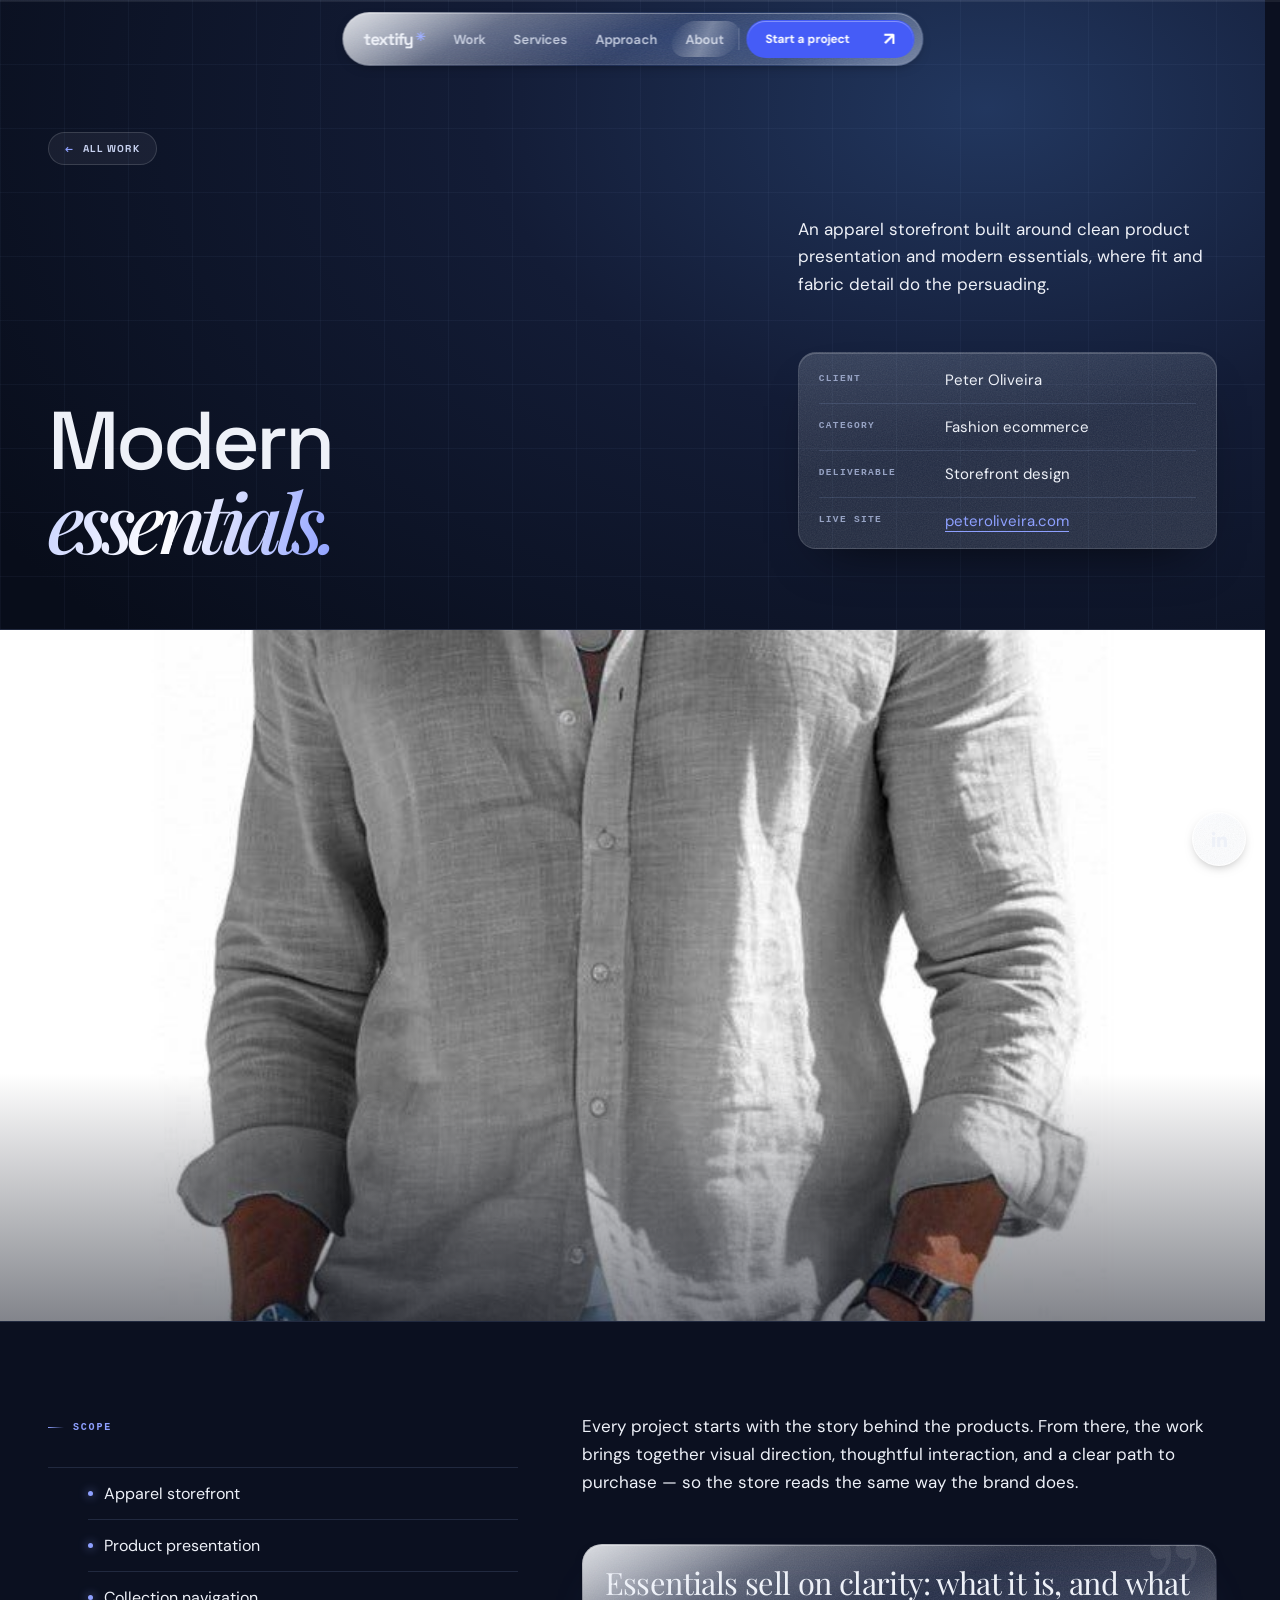
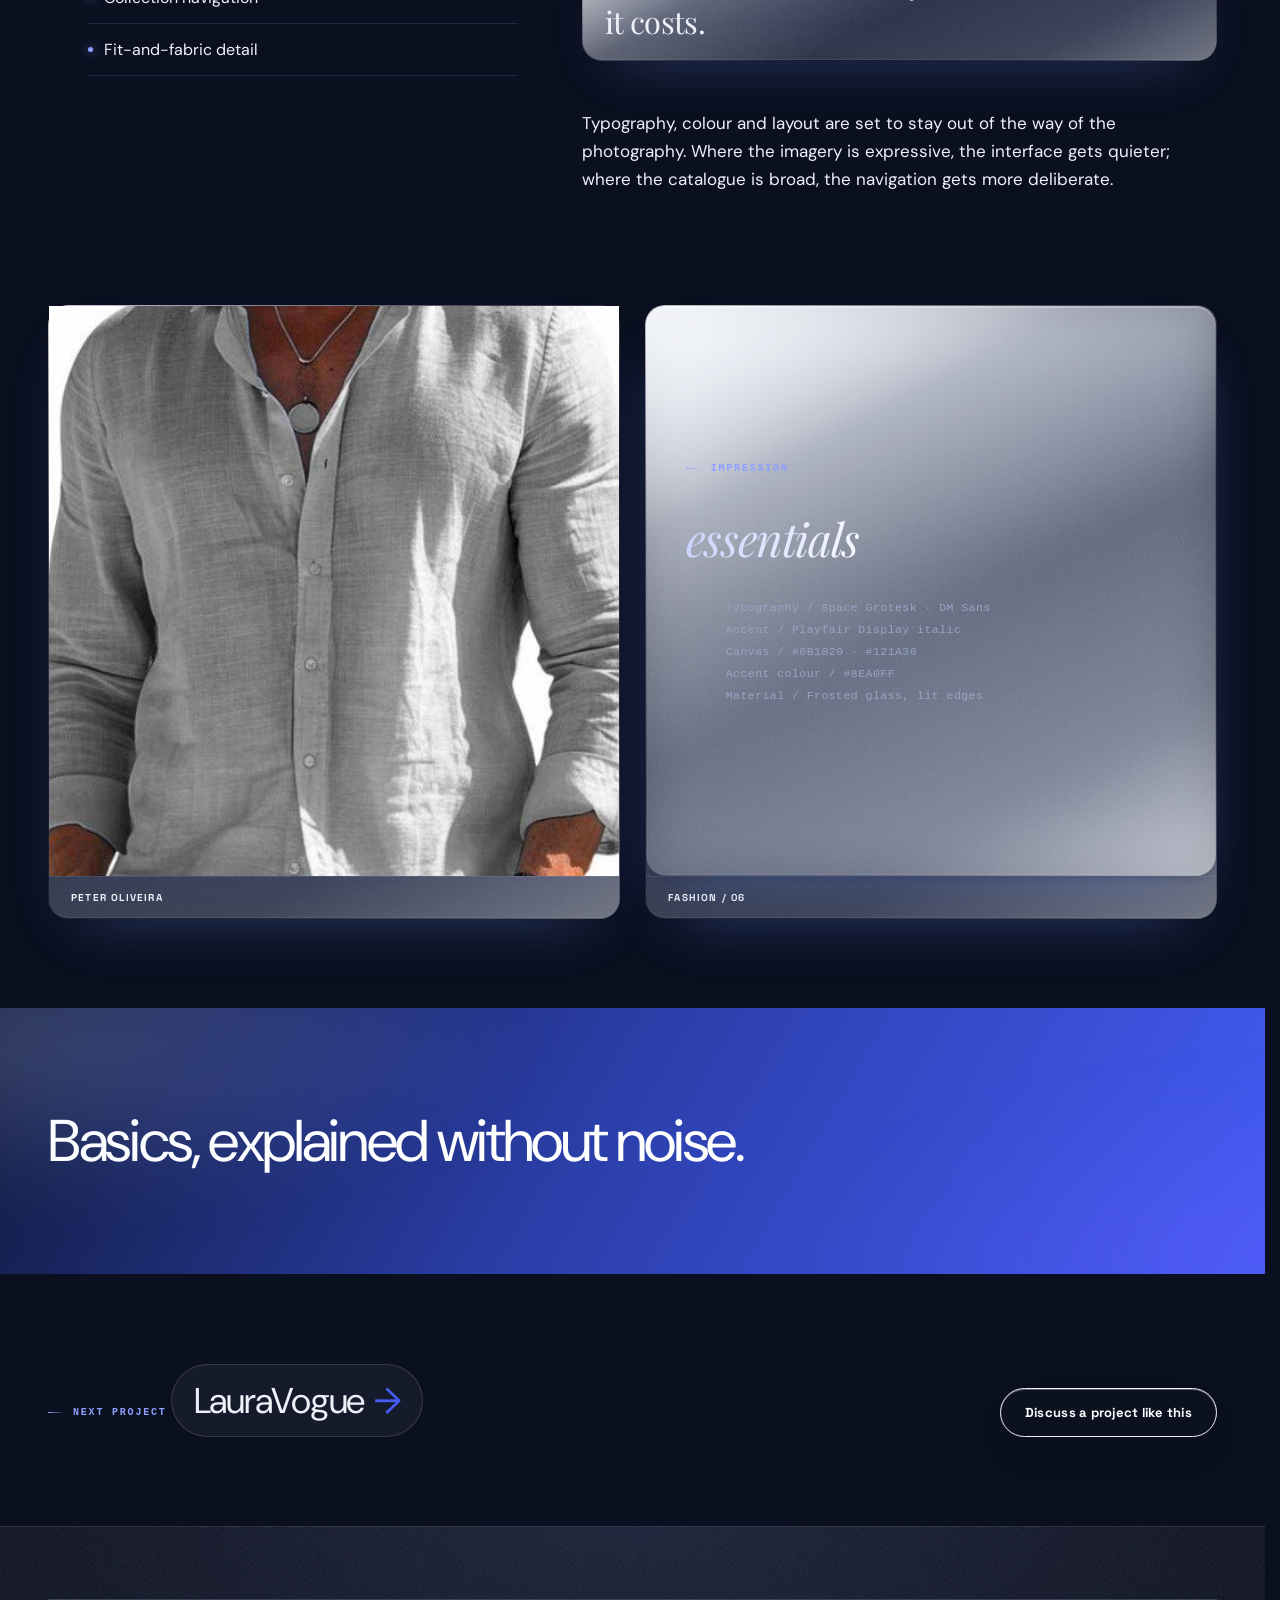
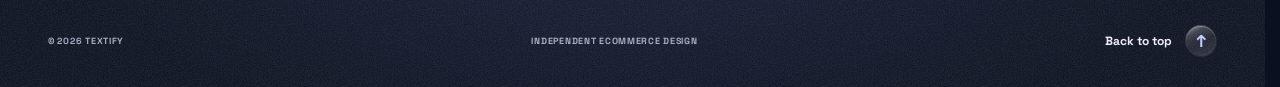
<file: works/peter-oliveira.html>
<!doctype html>
<html lang="en">
<head>
  <meta charset="utf-8">
  <meta name="viewport" content="width=device-width, initial-scale=1">
  <meta name="theme-color" content="#0b1020">
  <meta name="color-scheme" content="dark">
  <meta name="description" content="Peter Oliveira — Fashion ecommerce designed by Textify. An apparel storefront built around clean product presentation and modern essentials, where fit and fabric detail do the persuading.">
  <title>Peter Oliveira — Textify case study</title>
  <link rel="icon" href="data:image/svg+xml,%3Csvg xmlns='http://www.w3.org/2000/svg' viewBox='0 0 64 64'%3E%3Crect width='64' height='64' rx='13' fill='%23455cf7'/%3E%3Ctext x='32' y='46' font-family='Arial,Helvetica,sans-serif' font-size='42' fill='%23fff' text-anchor='middle'%3E%E2%9C%B3%3C/text%3E%3C/svg%3E">
  <meta property="og:type" content="article">
  <meta property="og:title" content="Peter Oliveira — Textify case study">
  <meta property="og:description" content="An apparel storefront built around clean product presentation and modern essentials, where fit and fabric detail do the persuading.">
  <meta name="twitter:card" content="summary_large_image">
  <link rel="preconnect" href="https://fonts.googleapis.com">
  <link rel="preconnect" href="https://fonts.gstatic.com" crossorigin>
  <link href="https://fonts.googleapis.com/css2?family=DM+Sans:wght@400;500;600;700&family=Space+Grotesk:wght@400;500;600;700&family=Playfair+Display:ital,wght@1,500;1,600&display=swap" rel="stylesheet">
  <link rel="stylesheet" href="../styles.css">
  <link rel="stylesheet" href="../v2.css">
  <link rel="stylesheet" href="../liquid.css">
  <script src="../app.js" defer></script>
</head>
<body class="cs-page">
  <a class="skip-link" href="#main">Skip to content</a>
  <!-- Filled by app.js from the document scroll position. Decorative, so it is
       hidden from assistive tech. -->
  <div class="scroll-progress" aria-hidden="true"><span id="scroll-progress-bar"></span></div>
  <header class="site-top">
    <div class="site-header cs-header" id="top">
      <a class="wordmark" href="../index.html" aria-label="Textify home">textify<span class="wordmark-mark">✳</span></a>
      <nav class="desktop-nav" aria-label="Main navigation">
        <a href="../index.html#work">Work</a><a href="../index.html#services">Services</a><a href="../index.html#approach">Approach</a><a href="../index.html#about">About</a>
      </nav>
      <a class="header-cta" href="../index.html#contact">Start a project <span aria-hidden="true">↗</span></a>
      <button class="menu-toggle" type="button" aria-label="Open menu" aria-expanded="false" aria-controls="mobile-menu"><span></span><span></span></button>
  </div>
      <a class="social-fab" href="https://www.linkedin.com/in/testimony-akinbinu-3198b1413/" target="_blank" rel="noopener noreferrer" aria-label="Textify on LinkedIn (opens in a new tab)"><svg viewBox="0 0 24 24" aria-hidden="true" focusable="false"><path fill="currentColor" d="M20.45 20.45h-3.56v-5.57c0-1.33-.02-3.04-1.85-3.04-1.85 0-2.14 1.45-2.14 2.94v5.67H9.34V9h3.42v1.56h.05c.48-.9 1.64-1.85 3.37-1.85 3.6 0 4.27 2.37 4.27 5.46v6.28zM5.34 7.43a2.06 2.06 0 1 1 0-4.13 2.06 2.06 0 0 1 0 4.13zM7.12 20.45H3.55V9h3.57v11.45z"/></svg></a>
  </header>
  <nav class="mobile-menu" id="mobile-menu" aria-label="Mobile navigation" hidden>
    <a href="../index.html#work">Work</a><a href="../index.html#services">Services</a><a href="../index.html#approach">Approach</a><a href="../index.html#about">About</a>
    <a href="../index.html#contact" class="mobile-menu-cta">Start a project <span aria-hidden="true">↗</span></a>
    <p class="mobile-menu-foot"><a href="mailto:testimonyakinbinu490@gmail.com">testimonyakinbinu490@gmail.com</a></p>
  </nav>
  <div class="menu-backdrop" id="menu-backdrop" hidden></div>

  <main id="main" class="cs-main">
    <section class="story cs-intro">
      <div class="wrap">
        <a class="cs-back" href="../index.html#work"><span aria-hidden="true">←</span> All work</a>
        <div class="cs-title-grid">
          <h1 class="cs-headline">Modern<br><em>essentials.</em></h1>
          <div class="cs-lede">
            <p>An apparel storefront built around clean product presentation and modern essentials, where fit and fabric detail do the persuading.</p>
            <dl class="cs-meta">
              <div><dt>Client</dt><dd>Peter Oliveira</dd></div>
              <div><dt>Category</dt><dd>Fashion ecommerce</dd></div>
              <div><dt>Deliverable</dt><dd>Storefront design</dd></div>
              <div><dt>Live site</dt><dd><a href="https://peteroliveira.com/" target="_blank" rel="noopener noreferrer">peteroliveira.com</a></dd></div>
            </dl>
          </div>
        </div>
      </div>
    </section>

    <figure class="cs-hero">
      <img src="../assets/peter.jpg" alt="Peter Oliveira fashion campaign imagery for Textify" width="800" height="800" fetchpriority="high" decoding="async">
    </figure>

    <section class="story cs-body">
      <div class="wrap cs-body-grid">
        <div class="cs-scope">
          <p class="cs-label">Scope</p>
          <ul class="cs-scope-list">
            <li>Apparel storefront</li>
            <li>Product presentation</li>
            <li>Collection navigation</li>
            <li>Fit-and-fabric detail</li>
          </ul>
        </div>
        <div class="cs-prose">
          <p>Every project starts with the story behind the products. From there, the work brings together visual direction, thoughtful interaction, and a clear path to purchase — so the store reads the same way the brand does.</p>
          <blockquote class="cs-quote"><p>Essentials sell on clarity: what it is, and what it costs.</p></blockquote>
          <p>Typography, colour and layout are set to stay out of the way of the photography. Where the imagery is expressive, the interface gets quieter; where the catalogue is broad, the navigation gets more deliberate.</p>
        </div>
      </div>
    </section>

    <section class="story cs-pair">
      <div class="wrap cs-pair-grid">
        <figure class="cs-tile">
          <span class="cs-tile-crop cs-tile-crop--detail"><img src="../assets/peter.jpg" alt="Peter Oliveira product detail" width="800" height="800" loading="lazy" decoding="async"></span>
          <figcaption>PETER OLIVEIRA</figcaption>
        </figure>
        <figure class="cs-tile cs-tile--spec">
          <div class="cs-spec">
            <p class="cs-label">Impression</p>
            <p class="cs-spec-word">essentials</p>
            <ul class="cs-spec-list">
              <li>Typography / Space Grotesk · DM Sans</li>
              <li>Accent / Playfair Display italic</li>
              <li>Canvas / #0B1020 · #121A30</li>
              <li>Accent colour / #8EA0FF</li>
              <li>Material / Frosted glass, lit edges</li>
            </ul>
          </div>
          <figcaption>FASHION / 06</figcaption>
        </figure>
      </div>
    </section>

    <section class="story cs-band">
      <div class="wrap">
        <p class="cs-statement">Basics, explained without noise.</p>
      </div>
    </section>

    <section class="story cs-next">
      <div class="wrap cs-next-grid">
        <div>
          <p class="cs-label">Next project</p>
          <a class="cs-next-link" href="./lauravogue.html">LauraVogue <span aria-hidden="true">→</span></a>
        </div>
        <a class="cs-discuss" href="../index.html#contact">Discuss a project like this</a>
      </div>
    </section>
  </main>

  <footer class="footer footer-menu">
    <div class="wrap">
      <div class="footer-bottom">
        <span>© <span id="year"></span> TEXTIFY</span>
        <span>INDEPENDENT ECOMMERCE DESIGN</span>
        <a class="footer-back" href="#top">Back to top <span aria-hidden="true">↑</span></a>
      </div>
    </div>
  </footer>
</body>
</html>
</file>
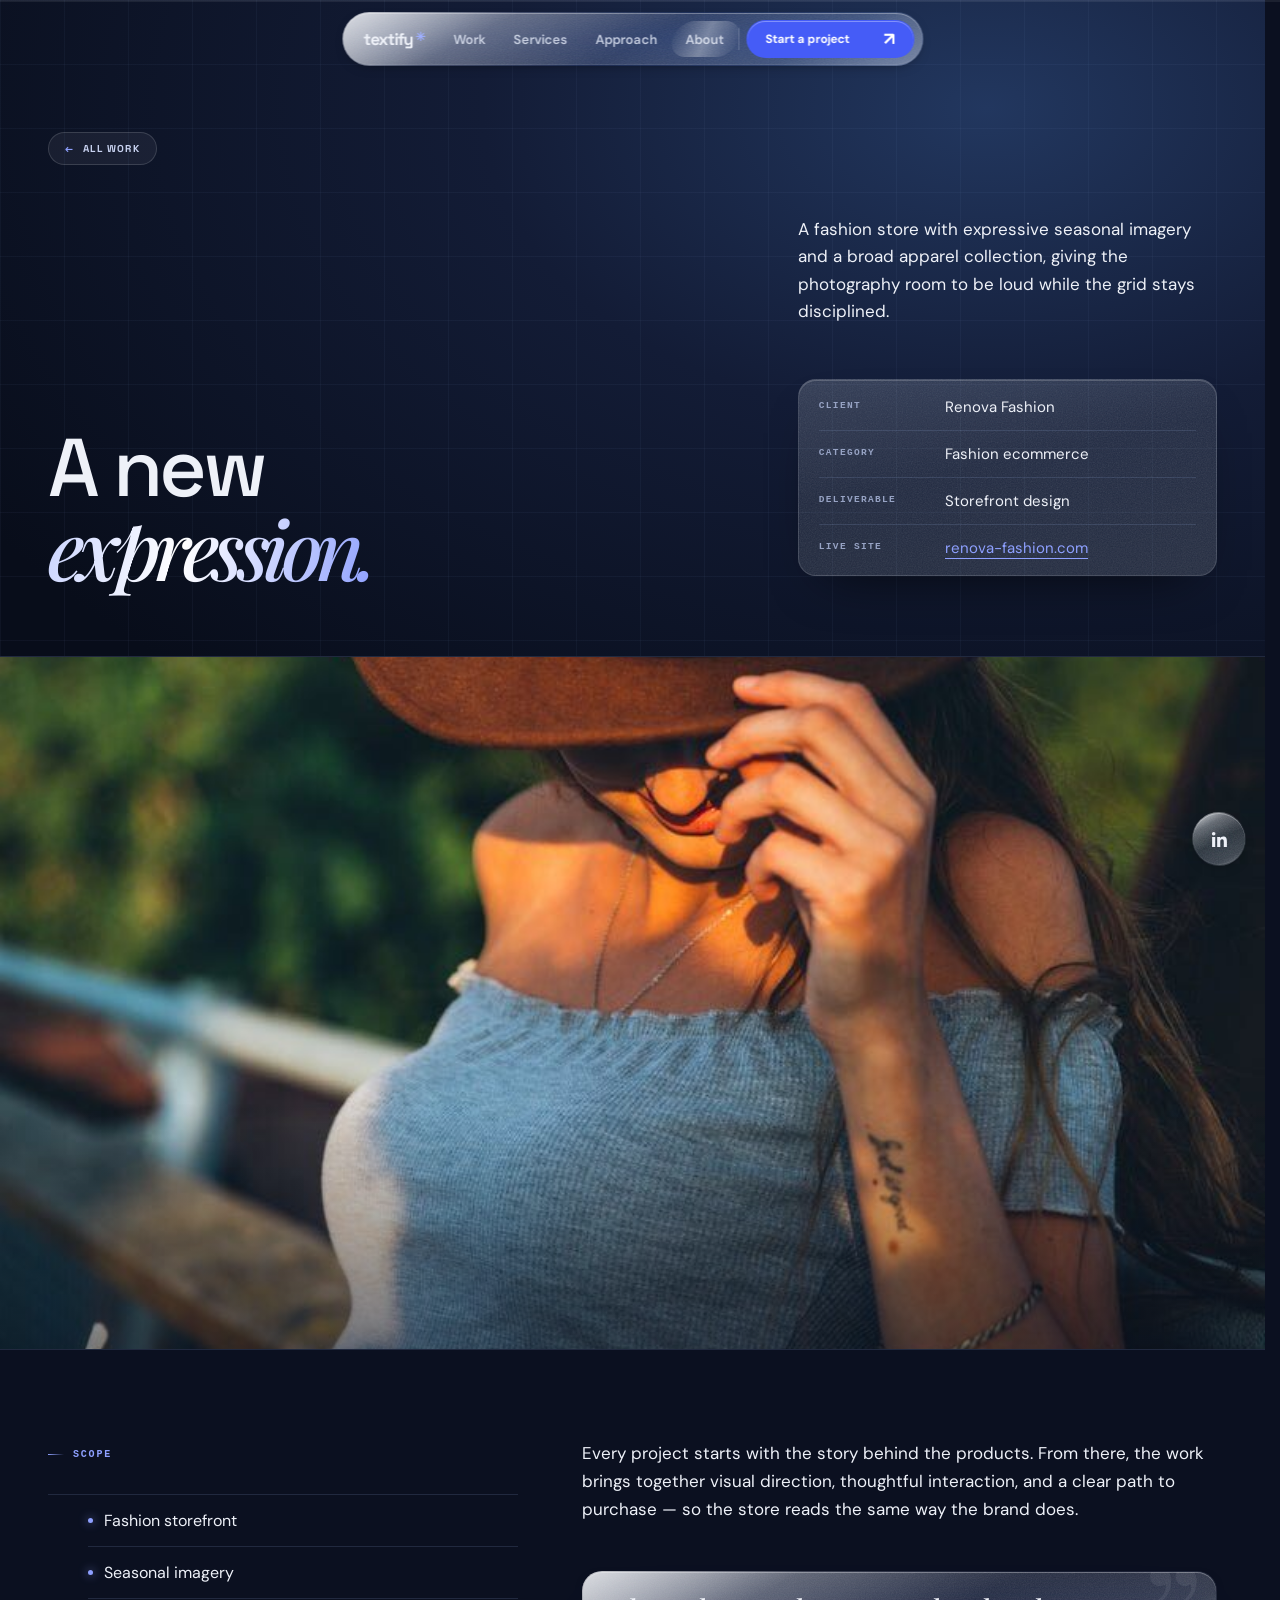
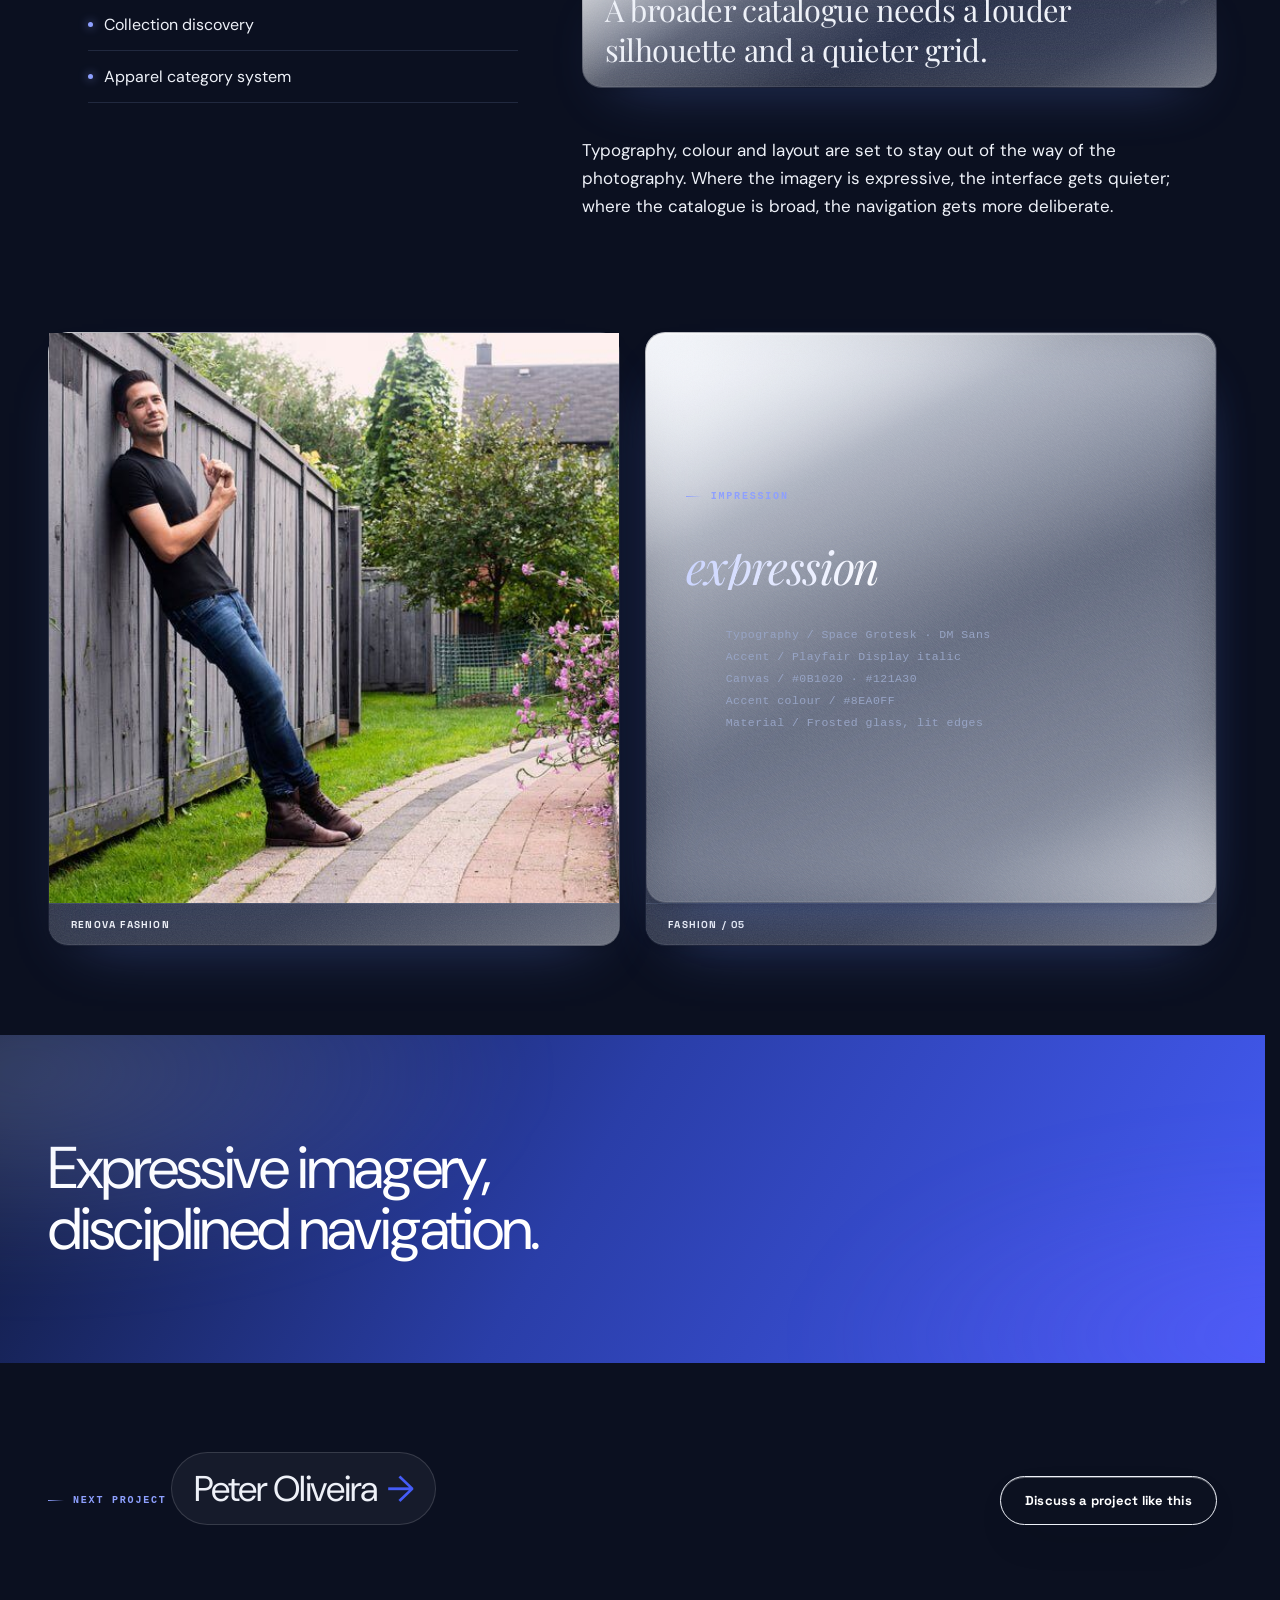
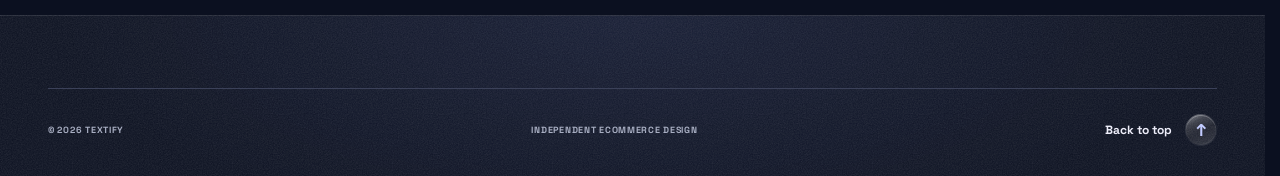
<file: works/renova-fashion.html>
<!doctype html>
<html lang="en">
<head>
  <meta charset="utf-8">
  <meta name="viewport" content="width=device-width, initial-scale=1">
  <meta name="theme-color" content="#0b1020">
  <meta name="color-scheme" content="dark">
  <meta name="description" content="Renova Fashion — Fashion ecommerce designed by Textify. A fashion store with expressive seasonal imagery and a broad apparel collection, giving the photography room to be loud while the grid stays disciplined.">
  <title>Renova Fashion — Textify case study</title>
  <link rel="icon" href="data:image/svg+xml,%3Csvg xmlns='http://www.w3.org/2000/svg' viewBox='0 0 64 64'%3E%3Crect width='64' height='64' rx='13' fill='%23455cf7'/%3E%3Ctext x='32' y='46' font-family='Arial,Helvetica,sans-serif' font-size='42' fill='%23fff' text-anchor='middle'%3E%E2%9C%B3%3C/text%3E%3C/svg%3E">
  <meta property="og:type" content="article">
  <meta property="og:title" content="Renova Fashion — Textify case study">
  <meta property="og:description" content="A fashion store with expressive seasonal imagery and a broad apparel collection, giving the photography room to be loud while the grid stays disciplined.">
  <meta name="twitter:card" content="summary_large_image">
  <link rel="preconnect" href="https://fonts.googleapis.com">
  <link rel="preconnect" href="https://fonts.gstatic.com" crossorigin>
  <link href="https://fonts.googleapis.com/css2?family=DM+Sans:wght@400;500;600;700&family=Space+Grotesk:wght@400;500;600;700&family=Playfair+Display:ital,wght@1,500;1,600&display=swap" rel="stylesheet">
  <link rel="stylesheet" href="../styles.css">
  <link rel="stylesheet" href="../v2.css">
  <link rel="stylesheet" href="../liquid.css">
  <script src="../app.js" defer></script>
</head>
<body class="cs-page">
  <a class="skip-link" href="#main">Skip to content</a>
  <!-- Filled by app.js from the document scroll position. Decorative, so it is
       hidden from assistive tech. -->
  <div class="scroll-progress" aria-hidden="true"><span id="scroll-progress-bar"></span></div>
  <header class="site-top">
    <div class="site-header cs-header" id="top">
      <a class="wordmark" href="../index.html" aria-label="Textify home">textify<span class="wordmark-mark">✳</span></a>
      <nav class="desktop-nav" aria-label="Main navigation">
        <a href="../index.html#work">Work</a><a href="../index.html#services">Services</a><a href="../index.html#approach">Approach</a><a href="../index.html#about">About</a>
      </nav>
      <a class="header-cta" href="../index.html#contact">Start a project <span aria-hidden="true">↗</span></a>
      <button class="menu-toggle" type="button" aria-label="Open menu" aria-expanded="false" aria-controls="mobile-menu"><span></span><span></span></button>
  </div>
      <a class="social-fab" href="https://www.linkedin.com/in/testimony-akinbinu-3198b1413/" target="_blank" rel="noopener noreferrer" aria-label="Textify on LinkedIn (opens in a new tab)"><svg viewBox="0 0 24 24" aria-hidden="true" focusable="false"><path fill="currentColor" d="M20.45 20.45h-3.56v-5.57c0-1.33-.02-3.04-1.85-3.04-1.85 0-2.14 1.45-2.14 2.94v5.67H9.34V9h3.42v1.56h.05c.48-.9 1.64-1.85 3.37-1.85 3.6 0 4.27 2.37 4.27 5.46v6.28zM5.34 7.43a2.06 2.06 0 1 1 0-4.13 2.06 2.06 0 0 1 0 4.13zM7.12 20.45H3.55V9h3.57v11.45z"/></svg></a>
  </header>
  <nav class="mobile-menu" id="mobile-menu" aria-label="Mobile navigation" hidden>
    <a href="../index.html#work">Work</a><a href="../index.html#services">Services</a><a href="../index.html#approach">Approach</a><a href="../index.html#about">About</a>
    <a href="../index.html#contact" class="mobile-menu-cta">Start a project <span aria-hidden="true">↗</span></a>
    <p class="mobile-menu-foot"><a href="mailto:testimonyakinbinu490@gmail.com">testimonyakinbinu490@gmail.com</a></p>
  </nav>
  <div class="menu-backdrop" id="menu-backdrop" hidden></div>

  <main id="main" class="cs-main">
    <section class="story cs-intro">
      <div class="wrap">
        <a class="cs-back" href="../index.html#work"><span aria-hidden="true">←</span> All work</a>
        <div class="cs-title-grid">
          <h1 class="cs-headline">A new<br><em>expression.</em></h1>
          <div class="cs-lede">
            <p>A fashion store with expressive seasonal imagery and a broad apparel collection, giving the photography room to be loud while the grid stays disciplined.</p>
            <dl class="cs-meta">
              <div><dt>Client</dt><dd>Renova Fashion</dd></div>
              <div><dt>Category</dt><dd>Fashion ecommerce</dd></div>
              <div><dt>Deliverable</dt><dd>Storefront design</dd></div>
              <div><dt>Live site</dt><dd><a href="https://renova-fashion.com/" target="_blank" rel="noopener noreferrer">renova-fashion.com</a></dd></div>
            </dl>
          </div>
        </div>
      </div>
    </section>

    <figure class="cs-hero">
      <img src="../assets/renova-women.jpg" alt="Renova Fashion fashion campaign imagery for Textify" width="800" height="1200" fetchpriority="high" decoding="async">
    </figure>

    <section class="story cs-body">
      <div class="wrap cs-body-grid">
        <div class="cs-scope">
          <p class="cs-label">Scope</p>
          <ul class="cs-scope-list">
            <li>Fashion storefront</li>
            <li>Seasonal imagery</li>
            <li>Collection discovery</li>
            <li>Apparel category system</li>
          </ul>
        </div>
        <div class="cs-prose">
          <p>Every project starts with the story behind the products. From there, the work brings together visual direction, thoughtful interaction, and a clear path to purchase — so the store reads the same way the brand does.</p>
          <blockquote class="cs-quote"><p>A broader catalogue needs a louder silhouette and a quieter grid.</p></blockquote>
          <p>Typography, colour and layout are set to stay out of the way of the photography. Where the imagery is expressive, the interface gets quieter; where the catalogue is broad, the navigation gets more deliberate.</p>
        </div>
      </div>
    </section>

    <section class="story cs-pair">
      <div class="wrap cs-pair-grid">
        <figure class="cs-tile">
          <span class="cs-tile-crop"><img src="../assets/renova.jpg" alt="Renova Fashion storefront presentation" width="800" height="534" loading="lazy" decoding="async"></span>
          <figcaption>RENOVA FASHION</figcaption>
        </figure>
        <figure class="cs-tile cs-tile--spec">
          <div class="cs-spec">
            <p class="cs-label">Impression</p>
            <p class="cs-spec-word">expression</p>
            <ul class="cs-spec-list">
              <li>Typography / Space Grotesk · DM Sans</li>
              <li>Accent / Playfair Display italic</li>
              <li>Canvas / #0B1020 · #121A30</li>
              <li>Accent colour / #8EA0FF</li>
              <li>Material / Frosted glass, lit edges</li>
            </ul>
          </div>
          <figcaption>FASHION / 05</figcaption>
        </figure>
      </div>
    </section>

    <section class="story cs-band">
      <div class="wrap">
        <p class="cs-statement">Expressive imagery, disciplined navigation.</p>
      </div>
    </section>

    <section class="story cs-next">
      <div class="wrap cs-next-grid">
        <div>
          <p class="cs-label">Next project</p>
          <a class="cs-next-link" href="./peter-oliveira.html">Peter Oliveira <span aria-hidden="true">→</span></a>
        </div>
        <a class="cs-discuss" href="../index.html#contact">Discuss a project like this</a>
      </div>
    </section>
  </main>

  <footer class="footer footer-menu">
    <div class="wrap">
      <div class="footer-bottom">
        <span>© <span id="year"></span> TEXTIFY</span>
        <span>INDEPENDENT ECOMMERCE DESIGN</span>
        <a class="footer-back" href="#top">Back to top <span aria-hidden="true">↑</span></a>
      </div>
    </div>
  </footer>
</body>
</html>
</file>
<file: styles.css>
:root{--paper:#f6f3eb;--white:#fcf9f1;--ink:#111111;--muted:#666762;--line:#d6d4cc;--blue:#395afe;--blue-dark:#2745d7;--font:'Space Grotesk',Arial,sans-serif;--body:'DM Sans',Arial,sans-serif;--serif:'Playfair Display',Georgia,serif}
*{box-sizing:border-box}html{scroll-behavior:smooth;scrollbar-gutter:stable}body{margin:0;background:var(--paper);color:var(--ink);font-family:var(--body);-webkit-font-smoothing:antialiased}button,input,textarea,select{font:inherit}button{cursor:pointer}a{color:inherit;text-decoration:none}img{display:block;max-width:100%}h1,h2,h3,p{margin-top:0}h1,h2,h3{font-family:var(--font);font-weight:500;letter-spacing:-.065em}em{font-family:var(--serif);font-weight:500;letter-spacing:-.08em}::selection{background:var(--blue);color:white}.wrap{width:min(1450px,calc(100% - 96px));margin-inline:auto}.section-pad{padding-block:126px}.skip-link{position:absolute;top:-60px;left:15px;background:var(--ink);color:#fff;padding:12px;z-index:100}.skip-link:focus{top:10px}*:focus-visible{outline:3px solid var(--blue);outline-offset:3px}
.announcement{height:34px;background:var(--blue);color:#fff;display:flex;align-items:center;gap:11px;padding:0 48px;font-family:var(--font);font-size:10px;font-weight:700;letter-spacing:.12em}.announcement-end{margin-left:auto}.site-header{height:88px;padding:0 48px;display:flex;align-items:center;border-bottom:1px solid var(--line);gap:35px;background:var(--paper);position:relative;z-index:20}.wordmark,.footer-logo{font-family:var(--font);font-weight:700;font-size:34px;letter-spacing:-.09em;line-height:1}.wordmark-mark,.footer-logo span{font-family:Arial,sans-serif;color:var(--blue);font-size:.7em;vertical-align:top;margin-left:2px;letter-spacing:0}.desktop-nav{margin-left:auto;display:flex;gap:38px;align-items:center}.desktop-nav a{font-size:13px;font-weight:600;transition:color .2s}.desktop-nav a:hover,.text-link:hover{color:var(--blue)}.header-cta{margin-left:20px;border:1px solid var(--ink);padding:14px 18px;font-size:12px;font-weight:700;display:flex;gap:34px;align-items:center;transition:background .2s,color .2s}.header-cta:hover{background:var(--ink);color:white}.header-cta span{font-size:18px;line-height:0}.menu-toggle,.mobile-menu{display:none}
.eyebrow{font-family:var(--font);font-size:10px;font-weight:700;letter-spacing:.16em;text-transform:uppercase;display:flex;align-items:center;gap:12px}.eyebrow .line{width:26px;height:1px;background:var(--ink)}.hero{display:grid;grid-template-columns:1fr .86fr;min-height:710px}.hero-copy{padding:88px 34px 32px 0;display:flex;flex-direction:column}.hero h1{font-size:clamp(64px,6.3vw,112px);line-height:.98;margin:84px 0 30px;white-space:nowrap}.hero h1 em{color:var(--blue)}.hero-lede{font-size:20px;line-height:1.45;letter-spacing:-.035em;max-width:445px}.hero-actions{display:flex;align-items:center;gap:36px;margin-top:32px}.button{min-height:55px;display:inline-flex;align-items:center;justify-content:space-between;gap:52px;padding:0 21px;font-family:var(--font);font-size:13px;font-weight:700;border:1px solid transparent;transition:transform .2s,background .2s}.button:hover{transform:translateY(-3px)}.button span:last-child{font-size:21px;font-weight:400}.button-dark{background:var(--ink);color:white}.button-dark:hover{background:var(--blue)}.text-link{font-size:13px;font-weight:700;border-bottom:1px solid var(--ink);padding-bottom:6px}.text-link span{margin-left:18px}.hero-foot{margin-top:auto;display:flex;justify-content:space-between;font-family:var(--font);font-size:10px;font-weight:700;letter-spacing:.1em}.hero-visual{position:relative;background:#c9c9c8;overflow:hidden;min-height:710px}.hero-visual-label{position:absolute;z-index:3;top:24px;left:25px;right:25px;display:flex;justify-content:space-between;font-family:var(--font);font-size:10px;font-weight:700;letter-spacing:.13em}.hero-visual-label span{font-size:22px;line-height:.6}.portrait-stage{position:absolute;inset:0;overflow:hidden}.portrait-stage:after{content:'';position:absolute;inset:0;background:linear-gradient(180deg,transparent 60%,rgba(0,0,0,.34));pointer-events:none}.portrait-stage img{width:100%;height:100%;object-fit:cover;object-position:center 20%;filter:grayscale(1) contrast(1.1)}.orbit-tag{position:absolute;right:7%;top:26%;z-index:2;width:126px;height:126px;border-radius:50%;background:var(--blue);color:#fff;display:flex;align-items:center;justify-content:center;font-family:var(--font);font-size:20px;font-weight:700;letter-spacing:-.07em;transform:rotate(12deg);box-shadow:0 12px 24px #0002}.orbit-tag span{font-size:8px;align-self:center;margin-top:-20px;margin-left:2px}.image-caption{position:absolute;z-index:2;bottom:24px;left:25px;right:25px;display:flex;justify-content:space-between;color:#fff;font-family:var(--font);font-size:10px;letter-spacing:.1em;font-weight:700}
.ticker{overflow:hidden;background:var(--ink);color:white;height:64px;display:flex;align-items:center}.ticker-track{display:flex;align-items:center;gap:36px;white-space:nowrap;animation:marquee 32s linear infinite;font:700 13px var(--font);letter-spacing:.12em}.ticker-track b{color:#7890ff;font-size:23px}@keyframes marquee{to{transform:translateX(-50%)}}
.section-heading{display:flex;justify-content:space-between;align-items:end;gap:45px;margin-bottom:52px}.section-heading h2,.about-copy h2,.faq-grid h2,.testimonial-grid h2,.contact-copy h2{font-size:clamp(53px,5.3vw,86px);line-height:1.02;margin:22px 0 0}.section-heading h2 em,.about-copy h2 em,.faq-grid h2 em,.testimonial-grid h2 em,.contact-copy h2 em{color:var(--blue)}.section-heading>p{font-size:16px;line-height:1.55;color:#484943;max-width:390px;margin:0 5% 5px 0;letter-spacing:-.015em}.work-section{background:#fffefa}.filter-bar{display:flex;gap:8px;margin-bottom:24px}.filter{border:1px solid var(--line);background:transparent;padding:10px 16px;font:600 12px var(--font);transition:background .2s,color .2s,border-color .2s}.filter:hover,.filter.active{background:var(--ink);border-color:var(--ink);color:#fff}.filter sup{font-size:9px;margin-left:7px}.project-grid{display:grid;grid-template-columns:repeat(2,1fr);gap:48px 24px}.project-large{grid-column:1/-1}.project-card[hidden]{display:none}.project-open{padding:0;border:0;background:transparent;display:block;width:100%;text-align:left;color:inherit}.project-art{height:clamp(310px,34vw,560px);overflow:hidden;position:relative;transition:filter .3s}.project-large .project-art{height:clamp(420px,46vw,680px)}.project-open:hover .project-art{filter:saturate(1.18)}.project-open:hover .project-arrow{background:var(--blue);color:#fff;transform:rotate(45deg)}.art-corner{position:absolute;bottom:18px;right:20px;font:700 10px var(--font);letter-spacing:.1em}.project-meta{padding-top:17px;display:flex;align-items:center;justify-content:space-between;gap:10px}.project-meta strong{display:block;font:600 25px var(--font);letter-spacing:-.055em}.project-meta small{display:block;margin-top:5px;font-size:12px;color:var(--muted)}.project-arrow{width:40px;height:40px;border:1px solid var(--ink);border-radius:50%;display:grid;place-items:center;font-size:21px;transition:all .2s}.art-form{background:#d0cdc3;padding:5% 7% 6%}.mock-browser{background:#f3f0e7;width:100%;height:100%;box-shadow:0 22px 50px #24221e27;transform:perspective(1000px) rotateX(1deg);overflow:hidden}.mock-top{height:12%;display:flex;align-items:center;justify-content:space-between;padding:0 4%;border-bottom:1px solid #c9c6bd;color:#2d332d}.mock-top strong{font:700 clamp(17px,2.5vw,39px) var(--font);letter-spacing:-.09em}.mock-top strong span{font-size:9px;vertical-align:top}.mock-top>span{font:600 clamp(5px,.65vw,10px) var(--font);letter-spacing:.1em}.form-layout{display:grid;grid-template-columns:1.05fr .95fr;height:88%;}.form-product{position:relative;background:#afa996;overflow:hidden}.vase{position:absolute;bottom:16%;background:#cdc9b9;box-shadow:inset -18px 0 25px #887e6838,12px 16px 15px #3c362b3a}.vase-one{height:65%;width:33%;left:27%;border-radius:40% 40% 26% 25%/19% 19% 15% 15%;clip-path:polygon(29% 0,70% 0,74% 13%,94% 37%,88% 81%,71% 100%,27% 100%,8% 82%,4% 37%,26% 13%)}.vase-two{height:42%;width:22%;left:58%;bottom:16%;background:#6a6d5c;clip-path:polygon(20% 0,80% 0,70% 25%,92% 100%,8% 100%,30% 25%);border-radius:14px}.vase-shadow{position:absolute;bottom:13%;left:15%;height:5%;width:68%;border-radius:50%;background:#3a352542;filter:blur(11px)}.form-type{display:flex;flex-direction:column;justify-content:center;align-items:flex-start;padding:7% 10%;color:#344237}.form-type small{font:700 clamp(7px,.8vw,12px) var(--font);letter-spacing:.18em}.form-type b{font:500 clamp(44px,7vw,110px)/.92 var(--font);letter-spacing:-.08em;margin:8% 0}.form-type i{font-family:var(--serif);font-weight:500}.form-type>span{border-bottom:1px solid #344237;padding-bottom:5px;font:700 clamp(8px,.8vw,13px) var(--font)}.art-muse{background:#dac6bd;display:flex;align-items:center}.muse-copy{position:relative;z-index:2;margin-left:8%;width:52%;color:#5a352d}.muse-copy small{font:700 12px var(--font);letter-spacing:.2em}.muse-copy b{font:500 clamp(45px,5.4vw,85px)/.95 var(--font);letter-spacing:-.075em;display:block;margin:38px 0 50px}.muse-copy i{font-family:var(--serif);font-weight:500}.muse-copy>span{font:700 9px var(--font);letter-spacing:.12em;border:1px solid #5a352d;padding:13px}.muse-product{height:100%;width:42%;position:relative;background:radial-gradient(circle at 50% 70%,#e9d5ca,#b99d90)}.bottle{position:absolute;bottom:15%;height:55%;width:28%;background:linear-gradient(90deg,#6b351f,#9a562f 28%,#bf7a48 60%,#7e4328);border-radius:16px 16px 5px 5px;box-shadow:18px 25px 26px #4f342e4d;display:flex;align-items:center;justify-content:center;color:#f4e6d9;text-align:center;line-height:1}.bottle:before{content:'';position:absolute;height:18%;width:72%;bottom:100%;background:#e7d4c5;border-radius:5px 5px 0 0}.bottle span{font:700 14px var(--font);letter-spacing:-.06em}.bottle span small{font-size:7px;letter-spacing:.1em}.bottle-back{left:13%;transform:scale(.82);bottom:17%}.bottle-front{left:49%}.art-arc{background:#bec3b7;color:#20302d;padding:28px 34px}.arc-header{display:flex;justify-content:space-between;font:700 15px var(--font);letter-spacing:-.04em}.arc-header span{font-size:8px;letter-spacing:.12em}.arc-type{position:relative;z-index:2;font:700 clamp(59px,7.7vw,125px)/.82 var(--font);letter-spacing:-.09em;margin-top:10%}.arc-type i{font-family:var(--serif);font-weight:500}.arc-model{position:absolute;right:7%;bottom:-10%;width:38%;height:88%}.arc-head{position:absolute;top:5%;left:28%;width:42%;height:26%;border-radius:45% 45% 48% 48%;background:#614a3d;z-index:2;box-shadow:inset -12px 2px 5px #241b1970}.arc-head:before{content:'';position:absolute;top:-8%;left:-2%;height:35%;width:104%;border-radius:70% 70% 20% 20%;background:#1d2320}.arc-shirt{position:absolute;bottom:0;width:100%;height:69%;background:#48574c;clip-path:polygon(25% 0,70% 0,100% 22%,92% 100%,7% 100%,0 22%);box-shadow:inset -40px 0 15px #0002}.work-note{margin-top:32px;color:#73746e;font:500 11px var(--font);display:flex;gap:11px;align-items:center}.work-note span{color:var(--blue);font-size:18px}
.statement{background:var(--blue);color:white;overflow:hidden}.statement-inner{position:relative}.statement .eyebrow{margin-bottom:50px}.statement p:not(.eyebrow){font:500 clamp(48px,6.5vw,104px)/1.06 var(--font);letter-spacing:-.07em;max-width:1140px;margin:0}.statement em{color:#b5c4ff}.statement-flower{position:absolute;right:-10px;top:-48px;font:300px/1 Arial,sans-serif;color:#ffffff24}
.services-section{background:var(--paper)}.service-list{border-top:1px solid var(--ink)}.service-row{border-bottom:1px solid var(--ink)}.service-row summary{list-style:none;display:grid;grid-template-columns:90px 1fr 45px;align-items:center;min-height:122px;cursor:pointer}.service-row summary::-webkit-details-marker{display:none}.service-num{align-self:center;font:700 11px var(--font);color:var(--blue)}.service-name{font:500 clamp(34px,4.2vw,67px)/1 var(--font);letter-spacing:-.065em}.service-icon{font:34px var(--font);transition:transform .25s}.service-row[open] .service-icon{transform:rotate(45deg);color:var(--blue)}.service-content{display:flex;align-items:center;gap:10px;padding:0 0 35px 90px;flex-wrap:wrap}.service-content p{max-width:400px;margin:0 auto 0 0;font-size:15px;line-height:1.5}.service-content span{border:1px solid var(--line);font:600 10px var(--font);padding:9px 11px;white-space:nowrap}
.approach-section{background:#e5e8df}.process-grid{display:grid;grid-template-columns:repeat(4,1fr);gap:1px;border:1px solid #c4c9be;background:#c4c9be}.process-card{background:#e5e8df;padding:28px;min-height:330px;display:flex;flex-direction:column;transition:background .25s}.process-card:hover{background:#eff2ea}.process-card>span{font:700 10px var(--font);letter-spacing:.12em}.process-symbol{font:60px var(--font);color:var(--blue);margin:auto 0 26px}.process-card h3{font-size:31px;margin:0 0 10px}.process-card p{font-size:13px;line-height:1.5;margin:0;max-width:210px;color:#555a52}
.about-section{background:#fffefa}.about-grid{display:grid;grid-template-columns:.9fr 1fr;gap:clamp(70px,11vw,180px);align-items:center}.about-image{height:640px;background:#bdbdbb;position:relative;overflow:hidden}.about-image img{width:100%;height:100%;object-fit:cover;object-position:center 21%;filter:grayscale(1)}.about-image-tag{position:absolute;bottom:20px;left:20px;background:var(--blue);color:#fff;padding:13px 16px;font:700 10px var(--font);letter-spacing:.1em}.about-copy h2{margin-bottom:32px}.about-copy>p:not(.eyebrow){max-width:520px;color:#565852;line-height:1.6;font-size:16px}.about-copy .about-lead{font-size:23px!important;line-height:1.35!important;color:var(--ink)!important;letter-spacing:-.035em}.about-signoff{border-top:1px solid var(--line);margin-top:50px;padding-top:20px;display:flex;align-items:center;justify-content:space-between;gap:20px}.about-signoff span{font:700 9px var(--font);letter-spacing:.14em}.about-signoff b{font:700 24px var(--font);letter-spacing:-.08em;color:var(--blue)}
.faq-section{background:var(--paper);border-top:1px solid var(--line)}.faq-grid{display:grid;grid-template-columns:.8fr 1.2fr;gap:80px}.faq-list{border-top:1px solid var(--ink)}.faq-list details{border-bottom:1px solid var(--line)}.faq-list summary{list-style:none;display:flex;justify-content:space-between;align-items:center;gap:15px;padding:26px 0;cursor:pointer;font:600 18px var(--font);letter-spacing:-.03em}.faq-list summary::-webkit-details-marker{display:none}.faq-list summary span{font-size:24px;font-weight:400;transition:transform .2s}.faq-list details[open] summary span{transform:rotate(45deg);color:var(--blue)}.faq-list details p{line-height:1.6;font-size:14px;color:#60615d;max-width:580px;padding-bottom:22px;margin:0}
.testimonial-section{background:var(--paper);border-top:1px solid var(--line)}.testimonial-grid{display:grid;grid-template-columns:.8fr 1.2fr;gap:80px;align-items:start}.testimonial-quote{margin:0;padding-left:clamp(16px,2vw,28px);border-left:2px solid var(--blue)}.testimonial-quote p{font-family:var(--serif);font-size:clamp(22px,2.4vw,32px);line-height:1.28;letter-spacing:-.02em;margin:0}.testimonial-quote cite{display:block;margin-top:26px;font:700 10px var(--font);letter-spacing:.14em;text-transform:uppercase;font-style:normal;color:var(--muted)}
.contact-section{background:#151616;color:white}.contact-grid{display:grid;grid-template-columns:1fr .8fr;gap:clamp(65px,8vw,140px)}.contact-copy h2{font-size:clamp(52px,5.5vw,90px);margin-top:30px}.contact-copy>p:not(.eyebrow){font-size:18px;line-height:1.45;color:#b9bab5;max-width:420px;margin-top:30px}.contact-decoration{font:clamp(180px,23vw,340px)/1 Arial,sans-serif;color:#3859f7;margin-top:80px;transform:rotate(-9deg)}.contact-form{display:flex;flex-direction:column;padding-top:5px}.contact-form label{font:700 10px var(--font);letter-spacing:.12em;margin:0 0 12px}.contact-form label span{color:#8ea0ff}.contact-form input,.contact-form select,.contact-form textarea{width:100%;border:0;border-bottom:1px solid #656765;background:transparent;border-radius:0;color:#fff;padding:0 0 17px;margin-bottom:36px;outline:0;font:500 16px var(--body)}.contact-form input::placeholder,.contact-form textarea::placeholder{color:#898b88}.contact-form select{appearance:none;background-image:url("data:image/svg+xml,%3Csvg xmlns='http://www.w3.org/2000/svg' width='12' height='12' viewBox='0 0 12 12'%3E%3Cpath fill='none' stroke='white' d='m2 4 4 4 4-4'/%3E%3C/svg%3E");background-position:right 8px center;background-repeat:no-repeat;color:#aaa}.contact-form select:valid{color:#fff}.contact-form select option{background:#151616;color:#fff}.contact-form input:focus,.contact-form select:focus,.contact-form textarea:focus{border-bottom-color:#8ea0ff}.contact-form textarea{resize:vertical;min-height:90px}.button-blue{background:var(--blue);color:#fff;width:100%;margin-top:8px}.button-blue:hover{background:var(--blue-dark)}.form-note{font-size:11px;color:#979997;margin:14px 0 0;line-height:1.45}.footer{background:#151616;color:white;border-top:1px solid #343535;padding:42px 0 20px}.footer-top{display:flex;justify-content:space-between;align-items:start;padding-bottom:85px}.footer-logo{font-size:clamp(70px,13vw,200px)}.footer-top p{font-size:13px;color:#a4a5a2;line-height:1.5}.footer-bottom{border-top:1px solid #353636;padding-top:19px;display:flex;justify-content:space-between;gap:15px;font:700 10px var(--font);letter-spacing:.1em}.footer-bottom a:hover{color:#94a5ff}
.project-dialog{border:0;padding:0;width:min(620px,calc(100% - 30px));max-height:calc(100vh - 40px);background:var(--paper);color:var(--ink);box-shadow:0 30px 100px #0008}.project-dialog::backdrop{background:#101111bd;backdrop-filter:blur(7px)}.dialog-close{position:absolute;right:17px;top:12px;border:0;background:transparent;font:35px var(--font)}.dialog-body{padding:65px 46px 35px}.dialog-body h2{font-size:57px;line-height:1.03;margin:15px 0 25px}.dialog-body>p:not(.eyebrow){font-size:17px;line-height:1.5;max-width:460px;color:#555}.dialog-points{display:flex;gap:10px;flex-wrap:wrap;margin:34px 0 48px}.dialog-points span{font:700 10px var(--font);padding:11px 12px;border:1px solid var(--line)}.dialog-footer{border-top:1px solid var(--ink);padding-top:20px;display:flex;justify-content:space-between;gap:20px;font:700 10px var(--font);letter-spacing:.08em}.dialog-footer a{color:var(--blue)}
.real-art{background:#d7d1c8;color:#fff;height:clamp(360px,38vw,600px)}.real-art>img{position:absolute;inset:0;width:100%;height:100%;object-fit:cover;transition:transform .6s ease}.project-open:hover .real-art>img{transform:scale(1.045)}.real-art:after{content:'';position:absolute;inset:0;background:linear-gradient(180deg,#0006 0%,transparent 35%,#0001 60%,#0007 100%)}.real-art-top,.real-art-title,.real-art .art-corner{position:absolute;z-index:1}.real-art-top{top:25px;left:28px;right:28px;display:flex;justify-content:space-between;align-items:center;gap:15px;font:700 11px var(--font);letter-spacing:.12em}.real-art-top span:last-child{font-size:9px}.real-art-title{left:28px;bottom:35px;font:500 clamp(42px,5vw,75px)/.96 var(--font);letter-spacing:-.075em;text-shadow:0 2px 20px #0005}.real-art-title i{font-family:var(--serif);font-weight:500}.real-art .art-corner{right:26px;bottom:29px}.art-ecoraft>img{object-position:center 35%}.art-ecoraft:after{background:linear-gradient(180deg,#0008,transparent 45%,#0009)}.art-dewlip>img{object-position:center}.art-dewlip:after{background:linear-gradient(180deg,#34282265,transparent 40%,#4a29297d)}.art-alma>img{object-position:center 34%}.art-alma:after{background:linear-gradient(180deg,#0007,transparent 36%,#0008)}.filter-bar{scrollbar-width:none}.filter-bar::-webkit-scrollbar{display:none}
@media(max-width:1100px){.wrap{width:min(100% - 56px,1450px)}.site-header{padding:0 28px}.hero{min-height:620px}.hero-visual{min-height:620px}.hero-copy{padding-top:70px}.hero h1{font-size:clamp(54px,6.5vw,85px);margin-top:75px}.section-pad{padding-block:95px}.about-image{height:570px}.process-card{min-height:300px;padding:20px}.contact-grid{gap:55px}}
@media(max-width:900px){.wrap{width:calc(100% - 36px)}.announcement{height:30px;padding:0 18px;font-size:8px}.announcement-end{display:none}.site-header{height:70px;padding:0 18px}.wordmark{font-size:30px}.desktop-nav,.header-cta{display:none}.menu-toggle{margin-left:auto;width:38px;height:38px;border:0;background:transparent;display:flex;flex-direction:column;justify-content:center;gap:6px;padding:6px}.menu-toggle span{height:2px;background:var(--ink);width:100%;transition:transform .2s}.menu-toggle[aria-expanded=true] span:first-child{transform:translateY(4px) rotate(45deg)}.menu-toggle[aria-expanded=true] span:last-child{transform:translateY(-4px) rotate(-45deg)}.mobile-menu:not([hidden]){display:flex;position:absolute;top:100px;left:0;right:0;z-index:19;flex-direction:column;background:var(--paper);padding:20px 18px 30px;border-bottom:1px solid var(--ink);box-shadow:0 16px 25px #0002}.mobile-menu a{font:600 26px var(--font);letter-spacing:-.06em;padding:13px 0;border-bottom:1px solid var(--line)}.hero{display:flex;flex-direction:column}.hero-copy{padding:58px 0 32px}.hero h1{font-size:clamp(51px,11.5vw,80px);margin:60px 0 26px;white-space:normal}.hero-lede{font-size:16px;max-width:380px}.hero-actions{gap:25px;margin-top:24px}.hero-foot{margin-top:72px}.hero-visual{min-height:560px}.hero-visual img{object-position:center 18%}.orbit-tag{width:95px;height:95px;font-size:17px}.section-pad{padding-block:76px}.section-heading{display:block;margin-bottom:35px}.section-heading h2,.about-copy h2,.faq-grid h2,.testimonial-grid h2,.contact-copy h2{font-size:clamp(47px,10vw,70px)}.section-heading>p{margin:25px 0 0;font-size:15px}.filter-bar{overflow-x:auto;padding-bottom:5px}.filter{white-space:nowrap}.project-grid{display:block}.project-card{margin-bottom:35px}.project-large .project-art,.project-art{height:410px}.project-meta strong{font-size:22px}.work-note{line-height:1.4}.statement .eyebrow{margin-bottom:35px}.statement p:not(.eyebrow){font-size:clamp(43px,9vw,70px)}.statement-flower{font-size:180px;top:-20px}.service-row summary{min-height:95px;grid-template-columns:45px 1fr 30px}.service-name{font-size:clamp(30px,7vw,48px)}.service-content{padding-left:45px}.service-content p{width:100%;margin-bottom:13px}.process-grid{grid-template-columns:repeat(2,1fr)}.process-card{min-height:270px}.about-grid,.faq-grid,.testimonial-grid,.contact-grid{display:block}.about-image{height:550px;margin-bottom:48px}.about-copy>p:not(.eyebrow){font-size:15px}.faq-grid h2,.testimonial-grid h2{margin-bottom:40px}.contact-copy>p:not(.eyebrow){font-size:16px}.contact-decoration{display:none}.contact-form{margin-top:52px}.footer-top{padding-bottom:55px}.footer-logo{font-size:clamp(70px,16vw,130px)}.footer-top p{display:none}.footer-bottom{font-size:8px}}
@media(max-width:480px){.hero h1{font-size:clamp(47px,11.1vw,58px)}.hero-visual{min-height:490px}.image-caption{font-size:8px}.image-caption span:last-child{max-width:110px;text-align:right}.project-large .project-art,.project-art{height:340px}.art-form{padding:8% 5%}.form-type b{font-size:38px}.form-type small,.form-type>span{font-size:6px}.muse-copy b{font-size:45px}.muse-copy>span{font-size:7px;padding:8px}.muse-product{width:48%}.bottle{width:37%}.arc-type{font-size:62px;margin-top:22%}.arc-header span{display:none}.project-meta strong{font-size:20px}.process-grid{grid-template-columns:1fr 1fr}.process-card{min-height:235px;padding:16px}.process-symbol{font-size:40px}.process-card h3{font-size:24px}.process-card p{font-size:11px}.about-image{height:480px}.faq-list summary{font-size:16px}.dialog-body{padding:60px 25px 25px}.dialog-body h2{font-size:46px}.dialog-footer{display:block}.dialog-footer a{display:block;margin-top:12px}.footer-bottom span:nth-child(2){display:none}}
@media(prefers-reduced-motion:reduce){html{scroll-behavior:auto}.ticker-track,*,*:before,*:after{transition-duration:.01ms!important}}
</file>
<file: v2.css>
:root{--ink:#101114;--paper:#f4f1e9;--blue:#455cf7}
body{overflow-x:hidden}
.announcement{background:#111318;color:#c7c9d4}
.site-header{background:#f4f1e9;height:78px;border-color:#d8d5cd}
.header-cta{background:var(--blue);border-color:var(--blue);color:#fff;border-radius:50px;padding-inline:23px}
.header-cta:hover{background:#171820;border-color:#171820}
.hero-v2{width:100%;min-height:min(850px,calc(100svh - 112px));position:relative;display:grid;grid-template-columns:1fr .78fr;background:radial-gradient(circle at 72% 55%,#282d52 0,#171927 34%,#101116 70%);color:#f5f3ed;overflow:hidden;isolation:isolate}
#hero-webgl,.hero-grid,.hero-noise{position:absolute;inset:0;width:100%;height:100%;pointer-events:none}
#hero-webgl{z-index:-2;opacity:.95}
.hero-grid{z-index:-1;background-image:linear-gradient(#fff1 1px,transparent 1px),linear-gradient(90deg,#fff1 1px,transparent 1px);background-size:70px 70px;mask-image:linear-gradient(90deg,transparent 5%,#0007 52%,#000 100%)}
.hero-noise{z-index:4;opacity:.16;background-image:url("data:image/svg+xml,%3Csvg viewBox='0 0 180 180' xmlns='http://www.w3.org/2000/svg'%3E%3Cfilter id='n'%3E%3CfeTurbulence type='fractalNoise' baseFrequency='.65' numOctaves='3' stitchTiles='stitch'/%3E%3C/filter%3E%3Crect width='100%25' height='100%25' filter='url(%23n)' opacity='.2'/%3E%3C/svg%3E")}
.hero-v2 .hero-copy{position:relative;z-index:5;padding:46px 0 32px max(48px,calc((100vw - 1450px)/2));min-width:0}
.hero-v2 .eyebrow{font-size:10px;color:#adb3c8;gap:14px;white-space:nowrap}
.hero-v2 .eyebrow .line{background:#7888ff}
.hero-eyebrow-end{margin-left:auto;margin-right:20px;color:#6f7487}
.hero-v2 h1{font-size:clamp(76px,8.2vw,144px);line-height:.86;white-space:normal;letter-spacing:-.09em;margin:auto 0 44px;position:relative;z-index:5;text-shadow:0 7px 40px #0006}
.hero-v2 h1 em{color:#9dacff;font-style:italic}
.hero-v2 .hero-bottom{display:flex;align-items:end;gap:38px}
.hero-v2 .hero-lede{font-size:17px;line-height:1.45;color:#d4d6df;max-width:330px;margin:0}
.hero-v2 .hero-actions{display:flex;align-items:center;gap:22px;margin:0;flex-wrap:wrap}
.hero-v2 .button-dark{background:#dfe3ff;color:#17192a;border-radius:100px;min-height:54px;white-space:nowrap;gap:25px}
.hero-v2 .button-dark:hover{background:#fff;transform:translateY(-4px)}
.hero-v2 .text-link{color:#fff;border-color:#7a7e9a;white-space:nowrap}
.hero-v2 .hero-foot{border-top:1px solid #ffffff35;padding-top:20px;margin:44px 25px 0 0;color:#aeb2c0}
.hero-v2 .hero-visual{background:transparent;min-height:0;overflow:visible;position:relative;z-index:3}
.hero-v2 .hero-visual-label{top:48px;left:5%;right:10%;color:#d7d9ea}
.hero-v2 .hero-visual-label span{font-size:25px;color:#9eabff}
.hero-v2 .portrait-halo{position:absolute;left:5%;right:2%;bottom:3%;height:72%;border-radius:50% 50% 0 0;background:radial-gradient(circle at 50% 42%,#8e9aff77,#5a6dd73d 42%,transparent 73%);filter:blur(16px)}
.hero-v2 .portrait-stage{inset:auto -7% -10% -2%;height:105%;overflow:hidden;display:flex;align-items:end;justify-content:center}
/* The hero portrait is a <picture> (WebP with a PNG fallback). display:contents
   dissolves the wrapper so the fallback <img> keeps the exact layout it had
   as a direct flex child of the stage. */
.hero-v2 .portrait-stage picture{display:contents}
.hero-v2 .portrait-stage:after{background:linear-gradient(0deg,#101116 0%,transparent 22%)}
.hero-v2 .portrait-stage img{height:100%;width:auto;max-width:none;object-fit:contain;object-position:center bottom;filter:grayscale(1) contrast(1.07) drop-shadow(0 0 34px #05050977);animation:portraitFloat 7s ease-in-out infinite;transform-origin:50% 100%}
.hero-v2 .orbit-tag{top:21%;right:6%;width:100px;height:100px;background:#ced4ff;color:#151828;box-shadow:0 10px 35px #0008;transform:rotate(13deg);font-size:52px;letter-spacing:-.12em;animation:badgeFloat 8s ease-in-out infinite}
.hero-v2 .orbit-tag span{font-size:10px;letter-spacing:0;margin:0 0 24px 7px}
.hero-v2 .image-caption{bottom:32px;left:5%;right:10%;color:#dfe1ea}
.hero-side-type{position:absolute;right:13px;top:50%;writing-mode:vertical-rl;transform:translateY(-50%);font:700 9px var(--font);letter-spacing:.22em;color:#8b91a8;z-index:4}
@keyframes portraitFloat{50%{transform:translateY(-12px) scale(1.012)}}@keyframes badgeFloat{50%{transform:translateY(-12px) rotate(-5deg)}}
.ticker{background:#cbd2ff;color:#1a1d3b;height:72px}.ticker-track b{color:#465cf2}
.work-section{background:#f1efe8}
.work-heading h2{font-size:clamp(54px,5.7vw,94px)}
.work-heading h2 em{color:#465cf2}
.project-grid{grid-template-columns:1.12fr .88fr;gap:80px 32px;align-items:start}
.project-card:nth-child(2),.project-card:nth-child(4),.project-card:nth-child(6){padding-top:96px}
.project-card:nth-child(3){grid-column:1}
.project-art.real-art{height:clamp(400px,43vw,650px);border-radius:3px;background:#b7b0a5;box-shadow:0 24px 42px #26252d19;transform:perspective(1000px) rotateX(var(--tilt-x,0deg)) rotateY(var(--tilt-y,0deg));transition:transform .25s ease,box-shadow .3s ease;will-change:transform}
.project-card:nth-child(even) .project-art.real-art{height:clamp(360px,37vw,575px)}
.project-open:hover .project-art.real-art{box-shadow:0 32px 65px #26252d36}
.real-art>img{transition:transform .8s cubic-bezier(.2,.7,.2,1);filter:saturate(.93)}
.real-art:after{background:linear-gradient(180deg,#0008,transparent 37%,#0001 50%,#0009)}
.real-art-title{font-size:clamp(54px,5.5vw,91px);left:32px;bottom:34px}
.real-art-top{left:32px;right:32px;top:28px}
.art-renova>img{object-position:center 30%}.art-peter>img{object-position:center 30%}
.art-renova{background:#b8aaa0}.art-peter{background:#b7bbb5}
.project-meta{padding-top:20px;border-top:1px solid #989a98;margin-top:18px}
.project-meta strong{font-size:29px}
.project-arrow{background:#dce1ff;border:0}
.section-pad{padding-block:135px}
.statement{background:#dfe3f8;color:#171a2c;min-height:480px;display:flex;align-items:center}.statement em{color:#495df4}.statement-flower{color:#485ff021}
.services-section{background:#f5f2eb}.service-row summary{transition:padding .3s,color .3s}.service-row summary:hover{padding-left:20px;color:#4358ed}
.approach-section{background:#171a25;color:#e8ebf7}.approach-section .section-heading>p{color:#b5b9c7}.process-grid{border-color:#515466;background:#515466}.process-card{background:#1f2230}.process-card:hover{background:#2e3247}.process-card p{color:#b9bdca}.process-symbol{color:#9eabff}
.about-section{background:#e5e9fa}.about-image{background:#9da8ce;box-shadow:30px 30px 0 #c8d1fb}.about-image img{filter:grayscale(1) contrast(1.05)}
.contact-section{background:#101116}.contact-email-link{display:inline-block;font:600 clamp(16px,1.7vw,24px) var(--font);color:#bdc6ff;border-bottom:1px solid #bdc6ff;margin-top:15px;padding-bottom:8px;overflow-wrap:anywhere}.contact-email-link:hover{color:#fff}
.footer{background:#101116}.footer-top p a{color:#b9c4ff;text-decoration:underline;text-underline-offset:3px}
.reveal-ready{opacity:0;transform:translateY(42px);transition:opacity .8s ease,transform .8s cubic-bezier(.2,.7,.1,1);transition-delay:var(--reveal-delay,0ms)}.reveal-ready.is-visible{opacity:1;transform:translateY(0)}
@media(max-width:1250px){.hero-v2 .hero-copy{padding-left:28px}.hero-v2 h1{font-size:clamp(67px,7.5vw,110px)}.hero-v2 .hero-bottom{display:block}.hero-v2 .hero-actions{margin-top:24px}.hero-v2 .hero-foot{margin-top:36px}}
@media(max-width:900px){.hero-v2{display:block;min-height:0}.hero-v2 .hero-copy{padding:48px 22px 0;min-height:620px}.hero-v2 h1{font-size:clamp(66px,12vw,102px);margin:80px 0 32px}.hero-v2 .hero-lede{max-width:520px}.hero-v2 .hero-bottom{margin-top:auto}.hero-v2 .hero-foot{margin:50px 0 0;padding-bottom:20px}.hero-v2 .hero-visual{height:590px;min-height:0}.hero-v2 .portrait-stage{height:104%;inset:auto -5% -9% -5%}.hero-v2 .portrait-stage img{height:100%}.hero-v2 .portrait-halo{height:90%}.hero-v2 .hero-visual-label{top:25px}.hero-side-type{display:none}.hero-eyebrow-end{display:none}.project-grid{display:grid;grid-template-columns:1fr 1fr;gap:45px 20px}.project-card:nth-child(even){padding-top:65px}.project-art.real-art,.project-card:nth-child(even) .project-art.real-art{height:450px}.real-art-title{font-size:52px}.section-pad{padding-block:90px}}
@media(max-width:620px){.hero-v2 .hero-copy{min-height:0;padding:40px 18px 0}.hero-v2 h1{font-size:clamp(59px,14vw,84px);margin:78px 0 28px;line-height:.9}.hero-v2 .hero-lede{font-size:16px}.hero-v2 .hero-actions{gap:18px}.hero-v2 .hero-foot{font-size:8px;margin-top:58px;gap:10px}.hero-v2 .hero-visual{height:520px}.hero-v2 .portrait-stage{inset:auto -13% -8% -13%;height:99%}.hero-v2 .orbit-tag{width:78px;height:78px;font-size:42px;top:23%;right:10%}.hero-v2 .image-caption{font-size:8px}.project-grid{display:block}.project-card,.project-card:nth-child(even){padding:0;margin-bottom:55px}.project-art.real-art,.project-card:nth-child(even) .project-art.real-art{height:clamp(390px,118vw,560px)}.real-art-title{font-size:clamp(54px,14vw,70px)}.project-meta strong{font-size:24px}.section-pad{padding-block:80px}.statement{min-height:0}.contact-email-link{font-size:16px}.work-heading h2{font-size:clamp(48px,12vw,68px)}}
@media(prefers-reduced-motion:reduce){.hero-v2 .portrait-stage img,.hero-v2 .orbit-tag{animation:none}.reveal-ready{opacity:1;transform:none}}

/* Footer navigation */
.footer-menu{background:#171b2b;padding:72px 0 24px;border-top:1px solid #343a51}
.footer-layout{display:grid;grid-template-columns:1.05fr .8fr .8fr 1.05fr;gap:clamp(28px,3.6vw,58px);padding-bottom:65px}
.footer-menu .footer-logo{display:inline-block;font-size:clamp(56px,6.5vw,94px);color:#f4f1e9}
.footer-menu .footer-logo span{color:#a9b4ff}
.footer-brand p{margin:25px 0 0;color:#b5bacd;font-size:15px;line-height:1.65}
.footer-menu .footer-label{font:700 10px var(--font);letter-spacing:.14em;color:#a9b4ff;margin:5px 0 25px}
.footer-nav-links{display:flex;flex-direction:column;gap:3px}
.footer-nav-links a{display:flex;align-items:center;justify-content:space-between;gap:24px;min-height:41px;font:500 17px var(--font);letter-spacing:-.02em;color:#eeeff6;transition:color .2s,transform .2s}
.footer-nav-links a span{color:#8993b7;font-size:16px;transition:transform .2s}
.footer-nav-links a:hover{color:#bfc8ff;transform:translateX(3px)}
.footer-nav-links a:hover span{transform:translate(2px,-2px)}
.footer-email{display:inline-block;color:#f2f2fa;font:500 clamp(23px,2.2vw,34px)/1.2 var(--font);letter-spacing:-.05em;margin:0 0 20px}
.footer-email span{display:inline-block;margin-left:7px;color:#adb8ff;transition:transform .2s}
.footer-email:hover span{transform:translate(3px,-3px)}
.footer-address{display:block;width:fit-content;max-width:100%;min-height:26px;overflow-wrap:anywhere;color:#c3cbf1;font-size:14px;line-height:1.6;text-decoration:underline;text-underline-offset:5px}
.footer-status{display:flex;width:fit-content;align-items:center;margin:0 0 24px;padding:9px 18px;border:1px solid #3b4159;border-radius:50px;background:#20263a;color:#dfe3f7;font:700 10px var(--font);letter-spacing:.14em}
.footer-connect>p:last-child{font-size:13px;color:#a9afc3;line-height:1.6;max-width:250px;margin:22px 0 0}
.footer-menu .footer-bottom{align-items:center;border-color:#3b4159;color:#a9afc3;letter-spacing:.08em;font-size:9px}
.footer-menu .footer-back{display:inline-flex;align-items:center;gap:13px;color:#eeeefa;letter-spacing:0;text-transform:none;font-size:12px;min-height:44px}
.footer-back span{display:grid;place-items:center;width:32px;height:32px;border:1px solid #5a6385;border-radius:50%;color:#c3ccff;font-size:17px;transition:background .2s,transform .2s}
.footer-back:hover span{background:#394361;transform:translateY(-3px)}
@media(max-width:1080px){.footer-layout{grid-template-columns:1fr 1fr 1.1fr}.footer-nav-links a{font-size:15px;min-height:40px;gap:16px}}
@media(max-width:900px){.footer-layout{grid-template-columns:1fr 1.3fr;gap:45px 40px}.footer-brand{grid-column:1/-1;display:flex;align-items:center;justify-content:space-between;gap:30px}.footer-brand p{margin:0}.footer-menu .footer-logo{font-size:70px}.footer-menu{padding-top:55px}.footer-connect{grid-column:1/-1}}
@media(max-width:540px){.footer-layout{grid-template-columns:1fr;gap:38px;padding-bottom:40px}.footer-brand{display:block}.footer-brand p{margin-top:18px}.footer-menu .footer-label{margin-bottom:14px}.footer-nav-links{display:grid;grid-template-columns:1fr 1fr;gap:3px 25px}.footer-nav-links a{font-size:15px;min-height:44px;gap:12px}.footer-email{font-size:28px}.footer-address{font-size:14px}.footer-status{margin-bottom:20px}.footer-menu .footer-bottom{gap:12px}.footer-menu .footer-bottom>span:nth-child(2){display:none}}

/* Contrast correction */
/* styles.css sets .work-note to #73746e, which is only 4.09:1 on the work
   section background (WCAG AA needs 4.5:1 at this 11px size). --muted is the
   same grey family and clears the threshold at ~4.95:1. */
.work-note{color:var(--muted)}

/* ============================================================
   Depth system — scroll parallax only
   The hero keeps its layered planes and scroll drift. Interaction
   states deliberately stay flat: the Stitch design system
   ("Architectural Planar Depth") states that state changes "do not
   elevate on the Z-axis" and that depth is carried by 1px hairlines
   and surface toggles, not by drop shadows, blurs or lift. Hover
   feedback is therefore colour and 1px offset only.
   ============================================================ */
:root{--persp:1600px;--depth:1}
@media(prefers-reduced-motion:reduce){:root{--depth:0}}

/* --- Hero: six depth planes --- */
.hero-v2{perspective:var(--persp)}
.hero-grid{transform:translateZ(calc(var(--depth) * -100px)) scale(calc(1 + var(--depth) * .07));transform-origin:50% 60%;will-change:transform}
.hero-copy{transform:translateZ(calc(var(--depth) * 24px));will-change:transform}
.hero-side-type{transform:translateZ(calc(var(--depth) * -60px))}
.hero-visual-label{transform:translateZ(calc(var(--depth) * 40px))}
.portrait-halo{transform:translateZ(calc(var(--depth) * 10px)) scale(calc(1 + var(--depth) * .06))}
/* Portrait also drifts as the hero scrolls past; --vp is written by app.js */
.portrait-stage{transform:translate3d(0,calc((var(--vp,.5) - .5) * -60px * var(--depth)),calc(var(--depth) * 50px));will-change:transform}

/* --- Work cards: flat. Hover is a border + shadow change, no lift or tilt ---
   The legacy pointer-tilt transform is matched at the same specificity
   (.project-art.real-art, two classes) so this actually overrides it. */
.project-card{transition:opacity .8s ease,transform .8s cubic-bezier(.2,.7,.1,1)}
.project-card:hover .real-art{box-shadow:0 32px 65px #26252d55}
.project-art.real-art{transform:none;will-change:auto;transition:box-shadow .35s ease}

/* --- Service rows: the open-state arrow rotation is the whole affordance ---
   The 45deg rotation grows the glyph's box by ~1.41x, which pushed it past
   the summary's 30px track and 4px off a 390px viewport. Sizing the glyph and
   its track so the rotated box fits keeps that rotation without the overflow. */
.service-icon{display:grid;place-items:center;line-height:1}
@media(max-width:900px){.service-row summary{grid-template-columns:45px 1fr 40px}.service-icon{font-size:26px}}

/* --- Process cards: flat; hover is the background toggle already in the theme --- */
.process-card{transition:opacity .8s ease,transform .8s cubic-bezier(.2,.7,.1,1),background .25s}

/* --- About portrait: flat, sitting on its hard 1px offset block --- */
.about-image{transition:none}

/* --- FAQ rows: flat --- */
.faq-list summary{transition:color .2s}

/* --- Contact: focus is a 2px cobalt bottom border, not a lift --- */
.contact-form input,.contact-form select,.contact-form textarea{transition:border-color .2s}

/* --- Statement + footer --- */
.statement{overflow:hidden}
.statement-flower{transform:translateZ(calc(var(--depth) * 40px)) scale(calc(1 + var(--depth) * .06))}
.footer-nav-links a{transition:color .2s,transform .2s}
.footer-back span{transition:background .2s,transform .2s}

/* Process icons */
/* Replaces the old Unicode glyphs (◎ ✳ ▧ ↗): ✳ and ↗ were already the brand mark
   and the link affordance elsewhere, and ▧ fell back to a striped box. These are
   drawn icons on one 48px grid at a single stroke weight, so they stay
   consistent across platforms and render identically everywhere. */
.process-symbol{margin:auto 0 26px;line-height:0}
.process-symbol svg{display:block;width:60px;height:60px}

/* Contact mark */
/* The solid 340px asterisk read as an unfinished blob and was clipped by the
   section edge. Outlined rays plus two rings, toned down and fully contained. */
.contact-decoration{display:block;margin:72px 0 8px;color:#3859f7;opacity:.6;transform:rotate(-9deg)}
.contact-decoration svg{display:block;width:clamp(150px,17vw,248px);height:auto}
/* Restated deliberately: styles.css hides the mark below 900px, and the
   display:block above would otherwise win by source order. */
@media(max-width:900px){.contact-decoration{display:none}}
@media(max-width:480px){.process-symbol svg{width:44px;height:44px}}

/* ============================================================
   Case-study pages (works/*.html)
   Square edges, 1px hairlines and surface toggles only — no
   shadows, no rounded corners, no Z elevation, per the design
   system's Architectural Planar Depth rule.
   ============================================================ */
.cs-page .site-header{border-bottom:1px solid var(--line);background:var(--paper)}
.cs-header{position:relative;z-index:20}
.cs-main{padding-top:0}

.cs-intro{padding-top:clamp(48px,7vw,104px)}
.cs-back{display:inline-block;font:700 10px var(--font);letter-spacing:.12em;text-transform:uppercase;color:var(--muted);padding-bottom:6px;border-bottom:1px solid var(--line);transition:color .2s,border-color .2s}
.cs-back:hover{color:var(--blue);border-color:var(--blue)}

.cs-title-grid{display:grid;grid-template-columns:1.25fr .75fr;gap:clamp(28px,4vw,64px);align-items:end;padding:clamp(28px,4vw,56px) 0 clamp(36px,5vw,72px)}
.cs-headline{font-size:clamp(44px,6.4vw,96px);line-height:.96;letter-spacing:-.045em;color:var(--ink);margin:0}
.cs-headline em{color:var(--blue)}

.cs-lede{display:grid;gap:clamp(24px,3vw,40px)}
.cs-lede>p{font-size:17px;line-height:1.6;color:var(--muted);margin:0}

.cs-meta{border-top:1px solid var(--line)}
.cs-meta>div{display:grid;grid-template-columns:110px 1fr;gap:16px;padding:13px 0;border-bottom:1px solid var(--line)}
.cs-meta dt{font:700 10px var(--font);letter-spacing:.12em;text-transform:uppercase;color:var(--muted);padding-top:3px}
.cs-meta dd{margin:0;font-size:15px;color:var(--ink)}
.cs-meta a{border-bottom:1px solid currentColor;color:var(--blue);overflow-wrap:anywhere}
.cs-meta a:hover{color:var(--ink)}

/* Hero runs full-bleed to the viewport, framed by a hairline */
.cs-hero{margin:0;border-top:1px solid var(--line);border-bottom:1px solid var(--line);background:var(--paper)}
.cs-hero img{display:block;width:100%;height:clamp(320px,54vw,720px);object-fit:cover}

.cs-body{padding-block:clamp(48px,7vw,104px)}
.cs-body-grid{display:grid;grid-template-columns:.85fr 1.15fr;gap:clamp(32px,5vw,80px);align-items:start}
.cs-label{font:700 10px var(--font);letter-spacing:.14em;text-transform:uppercase;color:var(--blue);margin:0 0 18px}
.cs-scope-list{border-top:1px solid var(--line);list-style:none}
.cs-scope-list li{padding:15px 0;border-bottom:1px solid var(--line);font-size:16px;color:var(--ink)}
.cs-prose p{font-size:17px;line-height:1.65;color:var(--ink);margin:0 0 1.4rem}

.cs-quote{margin:clamp(28px,4vw,48px) 0;padding-left:clamp(16px,2vw,28px);border-left:2px solid var(--blue)}
.cs-quote p{font-family:var(--serif);font-size:clamp(22px,2.4vw,32px);line-height:1.28;letter-spacing:-.02em;color:var(--ink);margin:0}

.cs-pair{padding-bottom:clamp(48px,7vw,104px)}
.cs-pair-grid{display:grid;grid-template-columns:1fr 1fr;gap:clamp(16px,2vw,28px)}
.cs-tile{margin:0;border:1px solid var(--line);background:var(--white)}
/* Stores have one campaign image each, so the tile is a genuine detail crop
   rather than the hero repeated. Renova has a second frame, so it uses that
   at full scale instead. */
.cs-tile-crop{display:block;aspect-ratio:1/1;overflow:hidden}
.cs-tile-crop img{display:block;width:100%;height:100%;object-fit:cover}
.cs-tile-crop--detail img{transform:scale(1.6);transform-origin:50% 28%}
.cs-tile--spec{background:var(--white);display:flex;flex-direction:column}
.cs-spec{padding:clamp(22px,3vw,40px);display:flex;flex-direction:column;justify-content:center;gap:22px;flex:1}
.cs-spec-word{font-family:var(--serif);font-style:italic;font-size:clamp(30px,3.6vw,54px);line-height:1.05;letter-spacing:-.03em;color:var(--ink);margin:0}
.cs-spec-list{display:grid;gap:9px;list-style:none}
.cs-spec-list li{font-family:var(--font-mono);font-size:12px;letter-spacing:.02em;color:var(--muted)}
.cs-tile figcaption{padding:14px clamp(16px,2vw,22px);border-top:1px solid var(--line);font:700 10px var(--font);letter-spacing:.12em;text-transform:uppercase;color:var(--muted)}

.cs-band{background:var(--blue);color:#fff;padding-block:clamp(56px,8vw,120px)}
.cs-statement{font-size:clamp(30px,4.6vw,66px);line-height:1.04;letter-spacing:-.04em;margin:0;max-width:22ch}

.cs-next{padding-block:clamp(48px,7vw,96px)}
.cs-next-grid{display:grid;grid-template-columns:1fr auto;gap:clamp(24px,4vw,48px);align-items:end}
.cs-next-link{display:inline-block;font-size:clamp(24px,2.8vw,40px);letter-spacing:-.035em;color:var(--ink);transition:color .2s}
.cs-next-link span{display:inline-block;margin-left:10px;color:var(--blue);transition:transform .2s}
.cs-next-link:hover{color:var(--blue)}
.cs-next-link:hover span{transform:translateX(5px)}
.cs-discuss{display:inline-block;padding:15px 24px;border:1px solid var(--ink);background:var(--ink);color:#fff;font:700 13px var(--font);letter-spacing:.02em;transition:background .2s,color .2s}
.cs-discuss:hover{background:var(--blue);border-color:var(--blue);color:#fff}

@media(max-width:900px){
  .cs-title-grid,.cs-body-grid{grid-template-columns:1fr}
  .cs-title-grid{align-items:start}
  .cs-pair-grid{grid-template-columns:1fr}
  .cs-next-grid{grid-template-columns:1fr}
  .cs-next-grid .cs-discuss{justify-self:start}
  .cs-meta>div{grid-template-columns:96px 1fr}
}

@media(max-width:480px){
  .cs-hero img{height:64vw}
  .cs-statement{font-size:clamp(26px,7.6vw,38px)}
}

/* Project cards are now links to the case studies, so they inherit link
   defaults rather than button chrome. */
.project-open{display:block;color:inherit;text-decoration:none}
.project-open:focus-visible{outline:3px solid var(--blue);outline-offset:4px}

/* Header navigation + footer depth */
/* Padding lifts the hit area to the 24px WCAG target; the underline moves up
   by the same amount so it stays the same distance from the text. */
.desktop-nav a{position:relative;padding-block:4px}
.desktop-nav a::after{content:'';position:absolute;left:0;right:0;bottom:-7px;height:2px;background:var(--blue);border-radius:2px;transform:scaleX(0);transform-origin:0 50%;transition:transform .28s cubic-bezier(.2,.7,.1,1)}
.desktop-nav a:hover::after,.desktop-nav a.is-active::after{transform:scaleX(1)}
.desktop-nav a.is-active{color:var(--blue)}

.menu-backdrop{position:fixed;inset:0;z-index:18;background:#101116;opacity:0}
.menu-backdrop:not([hidden]){animation:fadeIn .3s ease forwards}
@keyframes fadeIn{to{opacity:.55}}
body.menu-open{overflow:hidden}

.mobile-menu-cta{display:flex;align-items:center;justify-content:space-between;gap:20px;margin-top:18px;padding:15px 20px!important;border:1px solid var(--blue)!important;border-radius:50px;background:var(--blue);color:#fff;font:700 14px var(--font)!important;letter-spacing:-.01em!important;transition:background .2s,color .2s}
.mobile-menu-cta span{font-size:17px;line-height:0}
.mobile-menu-cta:hover{background:var(--ink);border-color:var(--ink)!important}
.mobile-menu-foot{margin:24px 0 0;padding-top:20px;border-top:1px solid var(--line)}
.mobile-menu-foot a{display:inline-block;border:0!important;padding:0!important;font:500 13px var(--body)!important;letter-spacing:0!important;color:var(--muted);text-decoration:underline;text-underline-offset:5px;overflow-wrap:anywhere}
.mobile-menu-foot a:hover{color:var(--blue)}
.mobile-menu:not([hidden]){animation:menuDrop .32s cubic-bezier(.2,.7,.1,1) both}
@keyframes menuDrop{from{opacity:0;transform:translateY(-14px)}to{opacity:1;transform:none}}
/* Closing plays the reverse drop, and app.js hides the panel once it has
   finished, so the menu no longer vanishes the instant the toggle is clicked.
   Same specificity as the :not([hidden]) rules above — source order decides,
   so these come later. */
.mobile-menu.is-closing{animation:menuRise .26s cubic-bezier(.2,.7,.1,1) both}
.menu-backdrop.is-closing{animation:fadeOut .26s ease both}
@keyframes menuRise{from{opacity:1;transform:none}to{opacity:0;transform:translateY(-14px)}}
@keyframes fadeOut{from{opacity:.55}to{opacity:0}}

/* Anchor the panel to the real header bottom instead of a hardcoded offset:
   styles.css assumes a 100px announcement+header stack, but v2.css resizes the
   header to 78px, which left the panel overlapping by 8px. */
@media(max-width:900px){.menu-backdrop{display:block}.mobile-menu:not([hidden]){position:fixed;top:var(--menu-top,100px);left:0;right:0;z-index:21}}
@media(min-width:901px){.menu-backdrop{display:none!important}}
@media(prefers-reduced-motion:reduce){.mobile-menu:not([hidden]),.menu-backdrop:not([hidden]),.mobile-menu.is-closing,.menu-backdrop.is-closing{animation:none}.menu-backdrop:not([hidden]){opacity:.55}}
</file>
<file: liquid.css>
/* ============================================================
   Liquid Glass layer — additive, loaded last
   ------------------------------------------------------------
   Everything here is an override on top of styles.css + v2.css.
   To revert the whole aesthetic, delete the single
   <link rel="stylesheet" href="liquid.css"> line. Nothing else
   needs to change.

   NOTE ON DIRECTION: this supersedes the "Architectural Planar
   Depth" rule in DESIGN.md (no blurs, no shadows, 0px radius).
   It is kept as its own file precisely because it contradicts that
   document — see the note at the bottom.

   IMPORTANT — the backdrop-root trap
   MDN is explicit: an ancestor with opacity < 1, a filter, a mask
   or will-change on any of those becomes a "backdrop root", and a
   child's backdrop-filter then only blurs what is between them. The
   old scroll-reveal animated opacity from 0, which meant every glass
   surface inside a revealing card silently stopped blurring.
   So the reveal below swaps opacity for blur: at rest the filter
   resolves to none, the backdrop root disappears, and the glass
   actually blurs.
   ============================================================ */

:root{
  --glass-tint: 246 243 235;          /* warm paper, matches the brand */
  --glass-bg: rgb(var(--glass-tint) / .58);
  --glass-bg-strong: rgb(var(--glass-tint) / .76);
  --glass-blur: 20px;
  --glass-sat: 190%;
  --glass-edge: rgb(255 255 255 / .55);
  --glass-edge-soft: rgb(16 17 20 / .10);
  --glass-shadow: 0 18px 44px -20px rgb(16 17 20 / .38);
  --glass-shadow-lg: 0 34px 80px -28px rgb(16 17 20 / .42);
  --glass-spec: linear-gradient(140deg, rgb(255 255 255 / .72), rgb(255 255 255 / 0) 42%);
  --glass-r: 20px;
  --glass-r-lg: 28px;
  --story-shift: 56px;                /* narrative travel distance */
  /* Dark variant. The announcement bar, contact form and footer chips all sit
     on near-black sections, so they need dark glass — pale glass behind their
     light label text was unreadable. */
  --glass-dark-bg: rgb(14 15 19 / .62);
  --glass-dark-strong: rgb(14 15 19 / .82);
  --glass-dark-edge: rgb(255 255 255 / .16);
  --glass-dark-shadow: 0 18px 44px -18px rgb(0 0 0 / .6);
}

/* ============================================================
   Floating glass pill navigation
   ------------------------------------------------------------
   The bar is lifted out of flow and centred as a single glass
   pill that floats over the page, with the announcement strip
   sticky above it. The wrapper stays sticky (it is the containing
   block for the absolute pill) but contributes only the 34px
   strip height, so the pill overlays content rather than pushing it.
   ============================================================ */
.site-top{
  position: sticky;
  top: 0;
  z-index: 100;
}
.site-top .site-header{
  position: absolute;
  top: calc(100% + 12px);
  left: 50%;
  transform: translateX(-50%);
  width: fit-content;
  max-width: calc(100vw - 20px);
  height: auto;
  min-height: 54px;
  padding: 7px 8px 7px 20px;
  display: flex;
  align-items: center;
  gap: 2px;
  border-radius: 999px;
  background: rgba(255,255,255,.09);
  -webkit-backdrop-filter: blur(26px) saturate(180%);
  backdrop-filter: blur(26px) saturate(180%);
  border: 1px solid rgba(255,255,255,.17);
  box-shadow:
    inset 0 1px 0 rgba(255,255,255,.26),
    inset 0 -1px 0 rgba(255,255,255,.05),
    0 20px 44px -18px rgba(0,0,0,.78);
}
.site-header.scrolled{
  background: rgba(255,255,255,.13);
  box-shadow:
    inset 0 1px 0 rgba(255,255,255,.3),
    0 24px 52px -18px rgba(0,0,0,.85);
}
.site-header .wordmark{font-size:1.05rem;letter-spacing:-.05em;white-space:nowrap}
.site-header .wordmark span{color:#9fb0ff}
.site-header .desktop-nav{margin-left:14px;gap:4px}
.site-header .desktop-nav a{
  padding: 8px 12px;
  border-radius: 999px;
  font-size: .82rem;
  color: rgba(228,234,248,.8);
  transition: background .25s, color .25s;
}
.site-header .desktop-nav a:hover,
.site-header .desktop-nav a.is-active{background:rgba(255,255,255,.12);color:#fff}
.site-header .desktop-nav a::after{display:none}

/* Divider, then the pill CTA — matches the reference bar */
.site-header .header-cta{
  margin-left: 8px;
  padding: 10px 18px;
  position: relative;
  border-radius: 999px;
}
.site-header .header-cta::before{
  content: "";
  position: absolute;
  left: -9px;
  top: 50%;
  translate: 0 -50%;
  width: 1px;
  height: 22px;
  background: rgba(255,255,255,.2);
}
.site-header .menu-toggle{margin-left:8px;background:rgba(255,255,255,.1);border-radius:999px;width:40px;height:40px}
.site-header .menu-toggle span{background:#fff}

/* Clear the floating pill */
/* Clear the floating pill without leaving a gap.
   An earlier `main{padding-top:76px}` opened a strip of raw body background
   above the hero, which met the hero's own darker gradient and read as a
   lighter full-width band behind the pill. The pill now floats directly over
   the hero, and each first section pads itself instead. */
main{padding-top:0}
.hero-v2{min-height:min(880px,calc(100svh - 34px));padding-top:118px}
main section[id],section[id]{scroll-margin-top:124px}
.cs-intro{padding-top:132px}

@media(max-width:900px){
  .site-top .site-header{padding:6px 8px 6px 16px;min-height:48px}
  .site-header .desktop-nav{display:none}
  main{padding-top:0}
  .hero-v2{min-height:0;padding-top:104px}
  .cs-intro{padding-top:112px}
  main section[id],section[id]{scroll-margin-top:104px}
}
   /* ---------- Contextual header: nav links morph into the filters ----------
   Desktop only — at mobile widths the four filters plus the wordmark will not
   fit the pill, so the section keeps its own filter bar there. app.js toggles
   .in-work while #work is on screen. */
.header-filters{display:none}          /* hidden until opted in, so it cannot leak onto mobile */
@media(min-width:901px){
  .work-section .filter-bar{display:none}
  .header-filters{display:none;align-items:center;gap:2px;margin-left:14px}
  .header-filters .filter{
    padding:8px 13px;
    font-size:.78rem;
    letter-spacing:.01em;
    color:rgba(228,234,248,.8);
    border-radius:999px;
    transition:background .25s,color .25s;
  }
  .header-filters .filter sup{font-size:.62em;opacity:.7}
  .header-filters .filter:hover{background:rgba(255,255,255,.1);color:#fff}
  .header-filters .filter.active{background:var(--ink-surface);color:#fff}
  .site-header.in-work .header-filters{display:flex}
  .site-header.in-work .desktop-nav{display:none}
}

/* ============================================================
   Project rail — centred square, neighbours peeking
   ------------------------------------------------------------
   A horizontal scroll-snap carousel rather than a JS transform
   coverflow: snapping gives momentum, touch and keyboard
   scrolling for free, and the cards stay real links.
   Every card is a fixed square; the centred one is scaled up with
   `transform` only, so promoting it never reflows the rail and
   the scroll position never jitters.
   ============================================================ */
.rail-status{
  display:flex;
  align-items:center;
  justify-content:center;
  gap:10px;
  margin:0 auto clamp(6px,.8vw,10px);
}
.rail-count{
  margin:0;
  font-family:var(--font-mono);font-size:11px;letter-spacing:.18em;color:var(--muted);
}
/* Autoplay has to be stoppable: WCAG 2.2.2 wants a pause control wherever
   something moves on its own for more than five seconds. */
.rail-toggle{
  display:grid;place-items:center;
  width:24px;height:24px;padding:0;
  border-radius:999px;
  border:1px solid rgba(255,255,255,.16);
  background:rgba(255,255,255,.07);
  color:var(--ink);
  cursor:pointer;
  transition:background .25s,transform .25s;
}
.rail-toggle:hover{background:rgba(255,255,255,.15);transform:scale(1.06)}
.rail-icon{fill:currentColor}
.rail-icon-play{display:none}
.rail-toggle[aria-pressed="true"] .rail-icon-pause{display:none}
.rail-toggle[aria-pressed="true"] .rail-icon-play{display:block}
/* The wait for the next project, drawn as a hairline that fills up. */
.rail-progress{
  width:clamp(110px,14vw,190px);
  height:2px;
  margin:0 auto clamp(14px,1.8vw,24px);
  border-radius:999px;
  background:rgba(255,255,255,.12);
  overflow:hidden;
}
.rail-progress span{
  display:block;
  width:100%;height:100%;
  transform:scaleX(0);
  transform-origin:left center;
  background:linear-gradient(90deg,#8ea0ff,#c8d1fb);
  box-shadow:0 0 10px rgba(142,160,255,.6);
  will-change:transform;
}
/* A looping copy must never read as a seventh project: no pointer, no tab stop. */
.work-section .project-card.is-clone{pointer-events:none}
/* No autoplay means nothing to report and nothing to stop. */
[data-autoplay="off"] .rail-status,
[data-autoplay="off"] .rail-progress{display:none}

.work-section .project-grid{
  --rail-card:clamp(215px,26vw,372px);
  /* Symmetric half-viewport padding so the first and last cards can actually
     reach the centre. Without it they sit hard against the edge, "next" has
     nowhere to scroll, and the arrows appeared to do nothing. */
  --rail-pad:calc(50% - var(--rail-card) / 2);
  display:flex;
  align-items:center;
  gap:clamp(14px,1.8vw,26px);
  overflow-x:auto;
  overscroll-behavior-x:contain;
  scroll-snap-type:x mandatory;
  padding-inline:max(20px, var(--rail-pad));
  padding-block:clamp(18px,2.5vw,34px);
  scrollbar-width:none;
  -ms-overflow-style:none;
  perspective:1600px;
}
.work-section .project-grid::-webkit-scrollbar{display:none}

/* The rail answers a mouse drag as well as a finger, so a drag must not start
   a text selection or show the link cursor while it is in progress. Without
   the drag flag the art starts a native image drag instead, and a cancelled
   pointer stream leaves the carousel stranded mid-gesture. */
.work-section .project-grid{user-select:none}
.work-section .project-grid.is-dragging,
.work-section .project-grid.is-dragging *{cursor:grabbing}
.work-section .project-grid img{-webkit-user-drag:none;user-drag:none}

.work-section .project-card{
  flex:0 0 auto;
  width:var(--rail-card);
  aspect-ratio:1/1;
  margin:0;
  padding:0;
  scroll-snap-align:center;
  opacity:.4;
  transform:scale(.82) rotateY(9deg);
  transform-origin:center;
  transition:transform .55s cubic-bezier(.2,.7,.1,1),opacity .45s ease;
}
.work-section .project-card.is-current{
  opacity:1;
  transform:scale(1.14) rotateY(0deg);
  z-index:2;
}
/* the editorial stagger from the grid layout has no meaning on a rail */
.work-section .project-card:nth-child(even){padding-top:0}

/* Square the artwork and pin the caption inside the frame */
.work-section .project-open{
  position:relative;
  width:100%;
  height:100%;
  aspect-ratio:1/1;
  border-radius:var(--glass-r-lg);
  overflow:hidden;
}
.work-section .project-art,
.work-section .project-art.real-art{
  height:100%;
  aspect-ratio:1/1;
  border-radius:var(--glass-r-lg);
}
.work-section .project-meta{
  position:absolute;
  left:14px;right:14px;bottom:14px;
  margin:0;
  padding:13px 15px;
}
.work-section .project-card:not(.is-current) .project-meta{opacity:0;transition:opacity .35s}
.work-section .project-card:hover .project-meta,
.work-section .project-card:focus-within .project-meta{opacity:1}

/* The old art title was sized for a tall 4:5 card; on a square it overflows
   and reads as clipped debris on the peeking cards. Show it on the centred
   card only, at a size the square can hold. */
.work-section .real-art-title{
  font-size:clamp(24px,2.6vw,44px);
  left:18px;bottom:108px;
  transition:opacity .4s ease;
}
.work-section .project-card:not(.is-current) .real-art-title{opacity:0}
.work-section .art-corner{display:none}

@media(max-width:900px){
  .work-section .project-grid{padding-inline:18px;gap:12px;perspective:none}
  .work-section .project-card{width:min(66vw,260px);transform:scale(.9) rotateY(0deg)}
  .work-section .project-card.is-current{transform:scale(1)}
  .work-section .project-card:not(.is-current) .project-meta{opacity:1}
  /* Four filters will not fit a 390px pill, so let the chips scroll on one
     line rather than wrapping and breaking the capsule. */
  .work-section .filter-bar{
    flex-wrap:nowrap;
    max-width:calc(100vw - 36px);
    overflow-x:auto;
    scrollbar-width:none;
    -webkit-overflow-scrolling:touch;
  }
  .work-section .filter-bar::-webkit-scrollbar{display:none}
  .work-section .filter{white-space:nowrap;flex:0 0 auto}
}
@media(max-width:480px){
  .work-section .project-card{width:min(74vw,240px)}
}

/* ============================================================
   Dark navy theme
   ------------------------------------------------------------
   The base canvas moves from warm paper to deep navy so that the
   glass has something cool to sit on. That also fixes a real bug:
   62%-black glass over cream paper composited to a muddy brown
   in the announcement bar and contact panel. Over navy the same
   translucency reads as glass.

   --ink flips from near-black to near-white so every
   `color:var(--ink)` site becomes light text in one move. The six
   places that used --ink as a *background* are re-pinned to
   --ink-surface so they stay dark.
   ============================================================ */
:root{
  --paper:#0b1020;
  --ink:#eef1f8;
  --muted:#98a5c6;
  --line:rgba(150,175,225,.16);
  --ink-surface:#0c1120;          /* where --ink was a background */
  --navy-0:#070b16;
  --navy-1:#0b1020;
  --navy-2:#121a30;
  --navy-3:#1b2745;
  --glass-tint: 214 226 248;
  /* --font-mono is used by the rail counter and the case-study spec list, and
     --glass-accent by the approach icons, but neither was ever declared: both
     resolved to the initial value and fell back to the body face. Declared
     here so the numerics read as numerics. */
  --font-mono: ui-monospace, SFMono-Regular, "SF Mono", Menlo, Consolas, "Liberation Mono", monospace;
  --glass-accent: #9eabff;
}

body{
  background-color: var(--navy-1);
  background-image:
    linear-gradient(rgba(140,168,220,.05) 1px, transparent 1px),
    linear-gradient(90deg, rgba(140,168,220,.05) 1px, transparent 1px),
    radial-gradient(1200px 760px at 78% 12%, #22375f 0%, #131c36 42%, #080d1a 100%);
  background-size: 64px 64px, 64px 64px, 100% 100%;
  background-attachment: fixed;
  color: var(--ink);
}

/* --ink as a background must stay dark */
.button-dark,
.ticker,
.filter.active,
.skip-link,
.line,
.cs-discuss{background: var(--ink-surface)}
.button-dark,.ticker,.filter.active,.skip-link,.cs-discuss{color:#fff}
.filter.active{border-color: var(--ink-surface)}
.skip-link{color:#fff}

/* Sections */
.work-section{background: var(--navy-2)}
.services-section{background: var(--navy-1)}
.faq-section{background: var(--navy-1)}
.about-section{background: var(--navy-2)}
.statement{background: var(--navy-3); color: #fff}
.approach-section{background: var(--navy-0)}
.contact-section{background: var(--navy-0)}
.footer-menu{background: var(--navy-1); border-top-color: var(--line)}
.footer-brand p{color: var(--muted)}

/* Header and announcement read pure black, per the reference */
.announcement{
  background: #000;
  color: #c7c9d4;
  border-bottom-color: rgba(255,255,255,.1);
}
.site-header{
  background: rgba(4,6,14,.72);
  border-bottom-color: var(--line);
}
.site-header.scrolled{background: rgba(4,6,14,.86)}

/* Type that was hard-coded light-on-cream now needs re-pinning for navy */
.section-heading h2,
.section-heading>p,
.about-copy h2,
.about-copy>p,
.faq-grid h2,
.faq-list details p,
.contact-copy h2,
.contact-copy>p,
.project-card p,
.project-meta strong,
.service-name,
.statement p,
.ticker-track,
.cs-headline,
.cs-lede>p,
.cs-prose p,
.cs-scope-list li,
.cs-spec-word,
.cs-next-link,
.footer-label,
.footer-nav-links a,
.footer-email,
.footer-connect>p,
.footer-bottom{color: var(--ink)}

.cs-meta dt,
.cs-scope .cs-label,
.footer-label,
.filter-bar .filter,
.work-note,
.footer-nav-links a span{color: var(--muted)}

/* Body copy on navy needs to be lighter than the cream-theme muted tone */
.about-copy>p:not(.eyebrow),
.faq-list details p,
.project-card p{color:#b6c1de}

.cs-scope-list,
.cs-meta>div,
.cs-meta,
.footer-nav-links a,
.cs-tile figcaption{color: var(--ink)}
.cs-scope-list li,
.cs-meta>div{border-bottom-color: var(--line)}
.cs-scope-list{border-top-color: var(--line)}
.cs-tile{border-color: var(--line)}
.cs-hero{border-color: var(--line)}
.cs-quote{border-left: 0}

/* ============================================================
   Core glass primitive ----------
   Deliberately NOT a blanket selector. Anything whose background
   carries brand meaning (.header-cta, .button-dark, .button-blue,
   .cs-discuss) is deliberately excluded — forcing pale glass behind
   white label text made them invisible. Glass goes only on surfaces
   that float over imagery or content. */
.glass,
.site-header,
.mobile-menu,
.announcement,
.filter-bar,
.project-meta,
.contact-form,
.footer-status,
.social-fab{
  background: var(--glass-bg);
  -webkit-backdrop-filter: blur(var(--glass-blur)) saturate(var(--glass-sat));
  backdrop-filter: blur(var(--glass-blur)) saturate(var(--glass-sat));
  border: 1px solid var(--glass-edge);
  box-shadow: inset 0 1px 0 var(--glass-edge), var(--glass-shadow);
}

/* Brand-coloured controls keep their colour and only gain the glass
   highlight + lift, so they stay legible and on-brand. */
.header-cta,
.button-dark,
.button-blue,
.cs-discuss{
  border-radius: 999px;
  transition: transform .3s cubic-bezier(.2, .7, .1, 1), box-shadow .3s ease, background .25s, border-color .25s;
  box-shadow: inset 0 1px 0 rgb(255 255 255 / .32), var(--glass-shadow);
}
.header-cta:hover,
.button-dark:hover,
.button-blue:hover,
.cs-discuss:hover{
  transform: translateY(-2px);
  box-shadow: inset 0 1px 0 rgb(255 255 255 / .42), var(--glass-shadow-lg);
}

/* Specular sheen — the trait that reads as "glass" rather than "blur" */
.glass,
.site-header,
.mobile-menu,
.filter-bar,
.project-meta,
.footer-status,
.social-fab{
  position: relative;
  isolation: isolate;
}
.glass::before,
.site-header::before,
.filter-bar::before,
.footer-status::before,
.social-fab::before{
  content: "";
  position: absolute;
  inset: 0;
  z-index: -1;
  border-radius: inherit;
  background: var(--glass-spec);
  pointer-events: none;
}

/* ---------- Dark-surface glass ----------
   Announcement bar, contact form and footer chips live on dark sections, so
   they take dark glass and keep their light text. */
.announcement,
.contact-form,
.footer-status,
.footer-back span{
  background: var(--glass-dark-bg);
  border-color: var(--glass-dark-edge);
  box-shadow: inset 0 1px 0 var(--glass-dark-edge), var(--glass-dark-shadow);
}
.footer-back span{background: var(--glass-dark-strong)}

.contact-form input,
.contact-form select,
.contact-form textarea{
  background: rgb(255 255 255 / .07);
  border-color: var(--glass-dark-edge);
  color: #fff;
  border-radius: 12px;
  padding: 12px 14px;
  transition: background .25s, border-color .25s, box-shadow .25s;
}
.contact-form input::placeholder,
.contact-form textarea::placeholder{color: rgb(233 235 240 / .55)}
.contact-form input:focus,
.contact-form select:focus,
.contact-form textarea:focus{
  background: rgb(255 255 255 / .13);
  border-color: #8ea0ff;
  box-shadow: 0 0 0 3px rgb(142 160 255 / .22);
}
.contact-form select{color: #fff}
.contact-form select option{background: #101116; color: #fff}

/* ---------- Surfaces ---------- */
.site-header{
  border-bottom: 1px solid var(--glass-edge);
  box-shadow: inset 0 1px 0 var(--glass-edge), var(--glass-shadow);
  border-radius: 0;
}
.site-header.scrolled{box-shadow: inset 0 1px 0 var(--glass-edge), var(--glass-shadow-lg)}

/* Geometry only — the bar is a dark section, so its colour comes from the
   dark-glass block above. A pale fill here put white text on cream. */
.announcement{
  border: 0;
  border-bottom: 1px solid var(--glass-dark-edge);
  border-radius: 0;
  box-shadow: none;
}

.header-cta{
  border-color: transparent;
}
.site-header.scrolled{box-shadow: inset 0 1px 0 var(--glass-edge), var(--glass-shadow-lg)}

.filter-bar{
  position: sticky;
  top: calc(78px + 14px);
  z-index: 30;
  display: flex;
  flex-wrap: wrap;
  gap: .5rem;
  width: fit-content;
  margin: 0 auto clamp(1.5rem, 3vw, 2.75rem);
  padding: .5rem;
  border-radius: 999px;
}
.filter{
  border: 0;
  background: transparent;
  border-radius: 999px;
  transition: background .25s, color .25s, transform .25s;
}
.filter:hover{transform: translateY(-1px)}
.filter.is-active{
  background: rgb(255 255 255 / .72);
  color: var(--ink);
  box-shadow: 0 6px 16px -8px rgb(16 17 20 / .4);
}

/* Project cards: dark glass caption floating over the artwork.
   It sits on photography, so dark glass is correct here — the
   pale variant left light text on a pale film. */
.project-meta{
  border-radius: var(--glass-r);
  border-top: 0;
  margin: -34px clamp(.75rem, 1.6vw, 1.25rem) 0;
  padding: 16px 18px;
  position: relative;
  z-index: 3;
  background: rgba(8,11,22,.62);
  -webkit-backdrop-filter: blur(24px) saturate(170%);
  backdrop-filter: blur(24px) saturate(170%);
  border: 1px solid rgba(255,255,255,.16);
  box-shadow: inset 0 1px 0 rgba(255,255,255,.2), 0 20px 44px -20px rgba(0,0,0,.8);
}
.project-meta strong{color:#fff}
.project-meta small{color: rgba(206,216,240,.82)}
.project-open{
  border-radius: var(--glass-r-lg);
  overflow: hidden;
}

/* Accents that were cobalt-on-cream need lifting for the navy canvas */
.service-num,
.cs-meta a,
.cs-next-link:hover{color: #8ea0ff}
.statement em,
.cs-headline em{color: #9fb0ff}
.project-arrow{
  background: var(--glass-bg-strong);
  border-color: var(--glass-edge);
  box-shadow: var(--glass-shadow);
}
.project-card:hover .project-arrow{background: var(--blue);border-color: transparent;color: #fff}

/* Services / FAQ open panels */
.service-row[open] .service-content{
  border-radius: var(--glass-r);
  padding: 20px 24px;
  margin-bottom: 8px;
}

/* Contact form geometry only — colour and field styling come from the
   dark-glass block above, since this section is near-black. */
.contact-form{
  border-radius: var(--glass-r-lg);
  padding: clamp(22px, 3vw, 38px);
}

/* The inquiry panel, done as real glass over the navy canvas:
   a translucent pane that blurs what is behind it, a lit top edge,
   and a soft drop so it reads as a lifted sheet. */
.contact-form{
  background: linear-gradient(180deg, rgba(226,236,255,.11), rgba(226,236,255,.05));
  -webkit-backdrop-filter: blur(30px) saturate(180%);
  backdrop-filter: blur(30px) saturate(180%);
  border: 1px solid rgba(255,255,255,.16);
  box-shadow:
    inset 0 1px 0 rgba(255,255,255,.28),
    inset 0 -1px 0 rgba(255,255,255,.06),
    0 30px 70px -30px rgba(0,0,0,.85);
}
.contact-form::before{
  content:"";
  position:absolute;
  inset:0;
  border-radius:inherit;
  pointer-events:none;
  background: linear-gradient(150deg, rgba(255,255,255,.16), rgba(255,255,255,0) 38%);
}
.contact-form label{color:#c3cbe4}
.contact-form input,
.contact-form select,
.contact-form textarea{
  background: rgba(255,255,255,.09);
  border: 1px solid rgba(255,255,255,.14);
  color:#fff;
}
.contact-form input:focus,
.contact-form select:focus,
.contact-form textarea:focus{
  background: rgba(255,255,255,.16);
  border-color: #8ea0ff;
}
.form-note{color: rgba(198,208,232,.72)}

/* Footer chip geometry; colour comes from the dark-glass block above. */
.footer-status{
  border-radius: 999px;
}

.social-fab{
  position: fixed;
  right: clamp(18px, 3vw, 34px);
  bottom: clamp(18px, 3vw, 34px);
  z-index: 60;
  display: grid;
  place-items: center;
  width: 54px;
  height: 54px;
  border-radius: 50%;
  color: var(--ink);
  border-color: var(--glass-edge);
  box-shadow: inset 0 1px 0 var(--glass-edge), var(--glass-shadow-lg);
  transition: transform .3s cubic-bezier(.2, .7, .1, 1), background .25s;
}
.social-fab svg{width: 21px; height: 21px}
.social-fab:hover{transform: translateY(-4px) scale(1.05);background: rgb(255 255 255 / .74)}
@media (max-width: 560px){
  .social-fab{width: 46px; height: 46px}
}

/* Case-study pages pick up the same treatment */
.cs-tile,
.cs-spec{
  border-radius: var(--glass-r);
  background: var(--glass-bg);
  -webkit-backdrop-filter: blur(var(--glass-blur)) saturate(var(--glass-sat));
  backdrop-filter: blur(var(--glass-blur)) saturate(var(--glass-sat));
  border-color: var(--glass-edge);
  box-shadow: inset 0 1px 0 var(--glass-edge), var(--glass-shadow);
}
.cs-quote{
  border-left: 0;
  padding: 18px 22px;
  border-radius: var(--glass-r);
  background: var(--glass-bg);
  -webkit-backdrop-filter: blur(14px) saturate(var(--glass-sat));
  backdrop-filter: blur(14px) saturate(var(--glass-sat));
  border: 1px solid var(--glass-edge);
  box-shadow: inset 0 1px 0 var(--glass-edge), var(--glass-shadow);
}
.cs-discuss{border-radius: 999px}
.cs-tile--spec{background: var(--glass-bg-strong)}

/* ---------- Scroll reveal: blur, never opacity ----------
   opacity < 1 would make every ancestor a backdrop root and break
   the glass inside it. filter resolves to none once visible. */
.reveal-ready{
  opacity: 1;
  transform: translateY(var(--story-shift));
  filter: blur(10px);
  transition: opacity .8s ease, transform .9s cubic-bezier(.2, .7, .1, 1), filter .8s ease;
}
.reveal-ready.is-visible{transform: none; filter: none}

/* ---------- 3D ---------- */
.work-section,
.approach-section,
.services-section,
.about-section,
.faq-section,
.statement{transform-style: preserve-3d}

.project-open{
  transition: transform .45s cubic-bezier(.2, .7, .1, 1);
}
.project-card{
  perspective: 1100px;
  transform-style: preserve-3d;
}
.project-card:hover .project-open{
  transform: translateZ(28px) rotateX(3deg) rotateY(-3deg);
}
.project-card:hover .real-art{filter: saturate(1.12) brightness(1.03)}

.process-card{
  perspective: 900px;
  transition: transform .45s cubic-bezier(.2, .7, .1, 1), background .3s, box-shadow .3s;
}
.process-card:hover{
  transform: translateZ(26px);
  box-shadow: var(--glass-shadow-lg);
  border-color: var(--glass-edge);
}
.process-symbol svg{transition: transform .45s cubic-bezier(.2, .7, .1, 1)}
.process-card:hover .process-symbol svg{transform: translateY(-5px) scale(1.06)}

.about-image{
  transition: transform .6s cubic-bezier(.2, .7, .1, 1), box-shadow .4s;
}
.about-grid{perspective: 1200px}
.about-image:hover{
  transform: translateZ(38px) rotateY(-4deg);
  box-shadow: 34px 34px 0 #c8d1fb, var(--glass-shadow-lg);
}

/* ---------- Storytelling scroll ----------
   The arc: sections travel up and settle, with the portrait and the
   hero leading the narrative. Scroll-driven where supported, with
   the observer reveal above as the fallback everywhere else. */
@media (prefers-reduced-motion: no-preference){
  @supports (animation-timeline: view()){
    .story{
      animation: storyRise linear both;
      animation-timeline: view();
      animation-range: entry 5% cover 30%;
    }
    .hero-copy{animation: storyLead linear both; animation-timeline: view(); animation-range: exit 0% exit 90%}
    .hero-visual{animation: storyDrift linear both; animation-timeline: view(); animation-range: exit 0% exit 100%}
    .statement p{animation: storyStatement linear both; animation-timeline: view(); animation-range: entry 20% cover 45%}
  }
}

/* Transform only — no opacity, no filter.
   An opacity fade here dropped text to ~1.4:1 against the page while
   animating, and a filter would make the section a backdrop root and
   break the glass inside it for the duration. */
@keyframes storyRise{
  from{transform:translateY(70px) scale(.97)}
  to{transform:none}
}
@keyframes storyLead{
  from{transform:none}
  to{transform:translateY(-70px)}
}
@keyframes storyDrift{
  from{transform:none}
  to{transform:translateY(-34px)}
}
@keyframes storyStatement{
  from{transform:translateY(46px)}
  to{transform:none}
}

/* ---------- Reduced motion ----------
   One place to neutralise everything this layer adds. */
@media (prefers-reduced-motion: reduce){
  *, *::before, *::after{
    animation-duration: .01ms !important;
    animation-iteration-count: 1 !important;
    transition-duration: .01ms !important;
    scroll-behavior: auto !important;
  }
  .reveal-ready{opacity: 1; transform: none; filter: none}
  .project-card:hover .project-open,
  .process-card:hover,
  .about-image:hover{transform: none}
  .project-card:hover .real-art{filter: none}
  .social-fab:hover{transform: none}
  .filter-bar{position: static}
}

/* ---------- Fallback ----------
   No backdrop-filter (older browsers): drop to an opaque surface so
   text contrast never degrades to translucent-on-photo. */
@supports not ((backdrop-filter: blur(1px)) or (-webkit-backdrop-filter: blur(1px))){
  :root{--glass-bg: rgb(var(--glass-tint) / .96); --glass-bg-strong: rgb(var(--glass-tint) / .99)}
}

/* ============================================================
   The material, second pass
   ------------------------------------------------------------
   The first pass made surfaces translucent. That is necessary but
   not sufficient: a translucent rectangle with a hairline border
   reads as a tinted panel, not as glass. What separates the two is
   how the *edge* behaves. Real glass is thick, so it gathers light
   along the edge that faces the light, lets the eye through the
   middle, and throws a soft pool of light beneath itself rather
   than a hard dark shadow — which on a navy canvas is invisible.

   So the same seven layers now come from tokens, and every surface
   is built from the same recipe:

     fill      a lit-from-above gradient, never a flat alpha
     rim       1px edge, bright at the top-left, fading out toward
               the bottom-right, painted through background-clip so
               it costs no layout
     sheen     a wide specular wash across the upper half
     top light a hairline of white inside the top edge: thickness
     bounce    a hairline of white inside the bottom edge
     grain     a barely-there noise tile that stops the fill
               reading as plastic haze
     lift      a wide, cool ambient glow instead of a black shadow

   Two recipes, because there are two jobs. Light glass sits over
   content. Dark glass sits on photography and on near-black
   sections, where a pale fill would wash out the light text on it.

   Blur is only applied where there is genuinely something behind
   the surface to blur. Flat navy sections get the fill, rim and
   glow with no backdrop-filter: it would cost a compositing layer
   per card and change nothing you can see.
   ============================================================ */
:root{
  --glass-blur: 24px;
  --glass-sat: 180%;

  --glass-fill: linear-gradient(168deg, rgb(226 236 255 / .17) 0%, rgb(226 236 255 / .07) 44%, rgb(226 236 255 / .11) 100%);
  --glass-fill-lift: linear-gradient(168deg, rgb(226 236 255 / .25) 0%, rgb(226 236 255 / .11) 44%, rgb(226 236 255 / .15) 100%);
  --glass-rim: linear-gradient(152deg,
      rgb(255 255 255 / .78) 0%,
      rgb(255 255 255 / .22) 26%,
      rgb(255 255 255 / .05) 52%,
      rgb(255 255 255 / .10) 78%,
      rgb(255 255 255 / .34) 100%);
  --glass-rim-lift: linear-gradient(152deg,
      rgb(255 255 255 / .95) 0%,
      rgb(255 255 255 / .34) 26%,
      rgb(255 255 255 / .09) 52%,
      rgb(255 255 255 / .18) 78%,
      rgb(255 255 255 / .52) 100%);
  --glass-rim-dim: linear-gradient(152deg,
      rgb(255 255 255 / .46) 0%,
      rgb(255 255 255 / .13) 28%,
      rgb(255 255 255 / .04) 54%,
      rgb(255 255 255 / .07) 80%,
      rgb(255 255 255 / .20) 100%);
  --glass-sheen: linear-gradient(142deg, rgb(255 255 255 / .26) 0%, rgb(255 255 255 / .07) 22%, rgb(255 255 255 / 0) 48%);
  --glass-fill-dark: linear-gradient(168deg, rgb(226 236 255 / .11) 0%, rgb(226 236 255 / .04) 44%, rgb(226 236 255 / .07) 100%);
  /* One grain tile, reused everywhere. Fractal noise, desaturated,
     tiled at 160px so it never shows a repeat. */
  --glass-grain: url("data:image/svg+xml,%3Csvg viewBox='0 0 160 160' xmlns='http://www.w3.org/2000/svg'%3E%3Cfilter id='g'%3E%3CfeTurbulence type='fractalNoise' baseFrequency='.8' numOctaves='3' stitchTiles='stitch'/%3E%3CfeColorMatrix type='saturate' values='0'/%3E%3C/filter%3E%3Crect width='100%25' height='100%25' filter='url(%23g)' opacity='.14'/%3E%3C/svg%3E");
  /* Cool ambient light underneath. A black shadow at this opacity
     simply is not visible against #0b1020. */
  --glass-lift: 0 26px 60px -34px rgb(96 128 224 / .46), 0 4px 14px -8px rgb(0 0 0 / .66);
  --glass-lift-lg: 0 40px 84px -36px rgb(96 128 224 / .58), 0 8px 20px -10px rgb(0 0 0 / .7);
  --glass-top: inset 0 1px 0 rgb(255 255 255 / .30);
  --glass-bounce: inset 0 -1px 0 rgb(255 255 255 / .07);
}

/* ---------- Light glass: surfaces that float over content ---------- */
.glass,
.filter-bar,
.contact-form,
.footer-status,
.social-fab,
.cs-tile,
.cs-spec,
.cs-quote{
  border: 1px solid transparent;
  /* Reset the flat fill the first pass left behind. Left in place it would
     sit under the gradient and make the glass twice as opaque as intended —
     and it is what pushed the floating action button's icon down to 3.07:1. */
  background-color: transparent;
  /* fill, then the rim, then the grain. The rim is clipped to the
     border box so only the 1px edge shows it; the other two are
     clipped to the padding box so they stay inside that edge. */
  background-image: var(--glass-fill), var(--glass-rim), var(--glass-grain);
  background-size: 100% 100%, 100% 100%, 160px 160px;
  background-origin: border-box, border-box, border-box;
  background-clip: padding-box, border-box, padding-box;
  -webkit-background-clip: padding-box, border-box, padding-box;
  background-repeat: no-repeat, no-repeat, repeat;
  -webkit-backdrop-filter: blur(var(--glass-blur)) saturate(var(--glass-sat));
  backdrop-filter: blur(var(--glass-blur)) saturate(var(--glass-sat));
  box-shadow: var(--glass-top), var(--glass-bounce), var(--glass-lift);
  transition: box-shadow .35s ease, background-color .3s ease;
}

/* The navigation pill is a two-class selector (.site-top .site-header), so the
   group rule above cannot touch it: the pill keeps the flat fill from line 62
   instead of the new material. Restated here at matching specificity. */
.site-top .site-header,
.site-header.scrolled{
  border: 1px solid transparent;
  background-color: transparent;
  background-image: var(--glass-fill), var(--glass-rim), var(--glass-grain);
  background-size: 100% 100%, 100% 100%, 160px 160px;
  background-origin: border-box, border-box, border-box;
  background-clip: padding-box, border-box, padding-box;
  -webkit-background-clip: padding-box, border-box, padding-box;
  background-repeat: no-repeat, no-repeat, repeat;
  -webkit-backdrop-filter: blur(var(--glass-blur)) saturate(var(--glass-sat));
  backdrop-filter: blur(var(--glass-blur)) saturate(var(--glass-sat));
  box-shadow: var(--glass-top), var(--glass-bounce), var(--glass-lift);
  transition: box-shadow .35s ease, background-color .3s ease;
}
.site-header.scrolled{
  background-image: var(--glass-fill-lift), var(--glass-rim-lift), var(--glass-grain);
  box-shadow: inset 0 1px 0 rgb(255 255 255 / .38), inset 0 -1px 0 rgb(255 255 255 / .08), var(--glass-lift-lg);
}
.site-top .site-header:hover{
  background-image: var(--glass-fill-lift), var(--glass-rim-lift), var(--glass-grain);
  box-shadow: inset 0 1px 0 rgb(255 255 255 / .38), inset 0 -1px 0 rgb(255 255 255 / .08), var(--glass-lift-lg);
}

/* The sheen is a pseudo-element rather than a fourth background layer so it
   can sit above the grain without costing another paint of the whole surface.
   z-index -1 inside the element's own stacking context puts it over the fill
   and under the text. */
.glass::before,
.site-header::before,
.mobile-menu::before,
.filter-bar::before,
.footer-status::before,
.social-fab::before,
.contact-form::before,
.cs-quote::before,
.project-meta::before{
  content: "";
  position: absolute;
  inset: 0;
  z-index: -1;
  border-radius: inherit;
  background: var(--glass-sheen);
  pointer-events: none;
}

/* ---------- Dark glass: photography and near-black sections ---------- */
.project-meta,
.footer-back span{
  border: 1px solid transparent;
  background-color: rgb(7 10 20 / .58);
  background-image: var(--glass-fill-dark), var(--glass-rim-dim), var(--glass-grain);
  background-size: 100% 100%, 100% 100%, 160px 160px;
  background-origin: border-box, border-box, border-box;
  background-clip: padding-box, border-box, padding-box;
  -webkit-background-clip: padding-box, border-box, padding-box;
  background-repeat: no-repeat, no-repeat, repeat;
  box-shadow: inset 0 1px 0 rgb(255 255 255 / .26), inset 0 -1px 0 rgb(255 255 255 / .05),
              0 24px 54px -28px rgb(0 0 0 / .82);
}

/* ---------- Lift on hover ----------
   Everything interactive rises a little and its rim brightens, so the
   glass answers the pointer the way a physical surface would. */
.site-header:hover,
.filter-bar:hover,
.contact-form:hover,
.footer-status:hover,
.social-fab:hover,
.cs-tile:hover,
.cs-spec:hover,
.cs-quote:hover{
  background-image: var(--glass-fill-lift), var(--glass-rim-lift), var(--glass-grain);
  box-shadow: inset 0 1px 0 rgb(255 255 255 / .38), inset 0 -1px 0 rgb(255 255 255 / .08), var(--glass-lift-lg);
}
.header-cta:hover,
.button-dark:hover,
.button-blue:hover,
.cs-discuss:hover,
.social-fab:hover{
  transform: translateY(-2px);
}

/* ---------- Canvas atmosphere ----------
   The sections were flat fills. A wide, low glow high on the right and
   the same grain the glass uses give the navy somewhere to be, and stop
   the page reading as one long slab. Text contrast is unaffected: the
   glows top out around a fifth of white over the darkest navy. */
.work-section{
  background-image:
    radial-gradient(1100px 520px at 50% 0%, rgb(142 160 255 / .13), transparent 62%),
    radial-gradient(760px 420px at 10% 100%, rgb(69 92 247 / .13), transparent 60%),
    var(--glass-grain);
  background-size: 100% 100%, 100% 100%, 160px 160px;
}
.statement{
  background-image:
    radial-gradient(900px 420px at 20% 4%, rgb(142 160 255 / .17), transparent 62%),
    radial-gradient(720px 400px at 88% 98%, rgb(69 92 247 / .22), transparent 64%),
    var(--glass-grain);
  background-size: 100% 100%, 100% 100%, 160px 160px;
  border-block: 1px solid rgb(255 255 255 / .08);
}
.about-section{
  background-image:
    radial-gradient(880px 460px at 84% 12%, rgb(142 160 255 / .12), transparent 62%),
    var(--glass-grain);
  background-size: 100% 100%, 160px 160px;
}
.footer-menu{
  background-image:
    radial-gradient(820px 320px at 50% 0%, rgb(142 160 255 / .09), transparent 70%),
    var(--glass-grain);
  background-size: 100% 100%, 160px 160px;
  border-top-color: rgb(255 255 255 / .1);
}

/* ============================================================
   Surfaces that were not glass yet
   ------------------------------------------------------------
   These sit on flat navy, so they take the fill, rim and glow
   without a backdrop-filter: there is nothing behind them to
   blur, and each one would otherwise cost a compositing layer.
   ============================================================ */

/* The approach cards were flat tiles divided by 1px lines of grid
   showing through. As separate glass tiles with real gaps they read
   as four objects sitting on the section. */
.approach-section .process-grid{
  background: transparent;
  border-color: rgb(255 255 255 / .08);
  gap: clamp(10px, 1vw, 16px);
}
.approach-section .process-card{
  border: 1px solid rgb(255 255 255 / .10);
  border-radius: 18px;
  background-color: rgb(12 17 34 / .46);
  background-image: var(--glass-fill-dark), var(--glass-grain);
  background-size: 100% 100%, 160px 160px;
  box-shadow: inset 0 1px 0 rgb(255 255 255 / .16), 0 22px 48px -32px rgb(0 0 0 / .8);
}
.approach-section .process-card:hover{
  background-color: rgb(16 22 44 / .58);
  border-color: rgb(255 255 255 / .26);
  box-shadow: inset 0 1px 0 rgb(255 255 255 / .3), 0 34px 70px -34px rgb(96 128 224 / .58);
}
.process-symbol{color: var(--glass-accent, #9eabff)}

/* Open service panel becomes a glass sheet, and its tags become chips. */
.services-section .service-row[open] .service-content{
  background-image: var(--glass-fill-dark), var(--glass-grain);
  background-size: 100% 100%, 160px 160px;
  background-color: rgb(12 17 34 / .34);
  border: 1px solid rgb(255 255 255 / .10);
  border-radius: 18px;
  padding: 22px 24px 24px;
  margin-bottom: 10px;
  box-shadow: inset 0 1px 0 rgb(255 255 255 / .18), 0 24px 52px -34px rgb(0 0 0 / .8);
}
.services-section .service-content span{
  background: rgb(226 236 255 / .07);
  border: 1px solid rgb(255 255 255 / .16);
  border-radius: 999px;
  color: #cfd8f0;
  transition: background .25s, border-color .25s, color .25s;
}
.services-section .service-content span:hover{
  background: rgb(226 236 255 / .14);
  border-color: rgb(255 255 255 / .32);
  color: #fff;
}

/* The counter and the pause control sit together in a small capsule.
   The control inside it is already glass; without the capsule they read
   as two unrelated objects floating on the section. */
.work-section .rail-status{
  /* This row is laid out as a full-width centred flex line. The capsule has
     to hug its two children instead, so width:fit-content shrinks it and
     the auto margins from the original rule still centre it. */
  width: fit-content;
  padding: 5px 6px 5px 13px;
  border: 1px solid transparent;
  border-radius: 999px;
  background-color: rgb(7 10 20 / .34);
  background-image: var(--glass-fill-dark), var(--glass-rim-dim), var(--glass-grain);
  background-size: 100% 100%, 100% 100%, 160px 160px;
  background-origin: border-box, border-box, border-box;
  background-clip: padding-box, border-box, padding-box;
  -webkit-background-clip: padding-box, border-box, padding-box;
  background-repeat: no-repeat, no-repeat, repeat;
  -webkit-backdrop-filter: blur(18px) saturate(150%);
  backdrop-filter: blur(18px) saturate(150%);
  box-shadow: inset 0 1px 0 rgb(255 255 255 / .2), 0 16px 34px -24px rgb(0 0 0 / .9);
}
/* The pause control is the smallest glass object on the page. It now sits
   inside the .rail-status capsule, so it is a lighter pane of the same
   material rather than a surface of its own: the flat fill underneath is
   reset, otherwise it stacks under the gradient and goes opaque. */
.rail-toggle{
  background-color: transparent;
  background-image: linear-gradient(168deg, rgb(226 236 255 / .18), rgb(226 236 255 / .06));
  border: 1px solid rgb(255 255 255 / .22);
  box-shadow: inset 0 1px 0 rgb(255 255 255 / .34), 0 10px 24px -14px rgb(96 128 224 / .6);
}
.rail-toggle:hover{
  background-color: transparent;
  background-image: linear-gradient(168deg, rgb(226 236 255 / .28), rgb(226 236 255 / .1));
  border-color: rgb(255 255 255 / .44);
  box-shadow: inset 0 1px 0 rgb(255 255 255 / .5), 0 16px 30px -16px rgb(96 128 224 / .8);
}

/* Filter chips. The selected one keeps its dark fill — that contrast is
   deliberate — and gains a rim and a glow so it reads as a raised
   object inside the capsule. */
.work-section .filter:hover,
.header-filters .filter:hover{
  background: rgb(226 236 255 / .1);
  border-color: rgb(255 255 255 / .2);
  color: #fff;
}
.work-section .filter.active,
.work-section .filter.is-active,
.header-filters .filter.active,
.header-filters .filter.is-active{
  /* An explicit transparent border, because the rim gradient is painted in
     the border box. Where the width is 0 the border and padding boxes are
     the same rect and there is no edge for the rim to land on. */
  border: 1px solid transparent;
  background-color: var(--ink-surface);
  background-image: var(--glass-fill-lift), var(--glass-rim), var(--glass-grain);
  background-size: 100% 100%, 100% 100%, 160px 160px;
  background-origin: border-box, border-box, border-box;
  background-clip: padding-box, border-box, padding-box;
  -webkit-background-clip: padding-box, border-box, padding-box;
  background-repeat: no-repeat, no-repeat, repeat;
  border-color: transparent;
  color: #fff;
  box-shadow: inset 0 1px 0 rgb(255 255 255 / .38), 0 14px 30px -18px rgb(96 128 224 / .7);
}

/* The arrow on a project card is a glass ring rather than an outlined circle. */
.work-section .project-arrow{
  background-image: var(--glass-fill-dark), var(--glass-grain);
  background-size: 100% 100%, 160px 160px;
  background-color: rgb(7 10 20 / .42);
  /* v2.css sets border:0 on this element. The rim needs a border box. */
  border: 1px solid rgb(255 255 255 / .26);
  box-shadow: inset 0 1px 0 rgb(255 255 255 / .3), 0 12px 26px -16px rgb(0 0 0 / .8);
}
.work-section .project-card:hover .project-arrow{
  background: var(--blue);
  border-color: transparent;
  color: #fff;
}

/* The mobile menu is a full-width sheet, and styles.css selects it as
   .mobile-menu:not([hidden]) — two classes, so the shared recipe above
   cannot reach it. It also sits over an opaque .menu-backdrop, which
   means a backdrop-filter would blur a flat colour: a full-screen
   compositing layer for no visible gain. So it gets fill, rim, grain
   and sheen, and keeps a solid floor for the menu's own text. */
.mobile-menu:not([hidden]){
  border: 1px solid rgb(255 255 255 / .12);
  background-color: rgb(11 16 32 / .92);
  background-image: var(--glass-fill-dark), var(--glass-rim-dim), var(--glass-grain);
  background-size: 100% 100%, 100% 100%, 160px 160px;
  background-origin: border-box, border-box, border-box;
  background-clip: padding-box, border-box, padding-box;
  -webkit-background-clip: padding-box, border-box, padding-box;
  background-repeat: no-repeat, no-repeat, repeat;
  /* The first pass put this element in the blur group. Turn it off: the
     backdrop behind the menu is an opaque .menu-backdrop. */
  -webkit-backdrop-filter: none;
  backdrop-filter: none;
  box-shadow: inset 0 1px 0 rgb(255 255 255 / .2), 0 30px 70px -30px rgb(0 0 0 / .9);
}

/* ============================================================
   Glass over photography
   ------------------------------------------------------------
   An image frame has no fill to clip a rim into, so its rim is an
   inset ring instead: same read, no layout change, and nothing for
   the browser to re-composite. The centred card is the brightest
   object in the rail and the neighbours sit back.
   ============================================================ */

/* ---------- Glass labels over the artwork ----------
   The caption and the top labels sit directly on the photography, so
   they are the surfaces most at risk of reading as flat text. Both take
   the same dark glass recipe as .project-meta: the caption already did,
   the labels below now do too, and both get the specular sheen. */
.work-section .real-art-top span{
  /* The row is space-between across the full frame width, so the pills
     have to hug their own text. A fixed height keeps the two labels
     equal even though the second is set one size smaller. */
  display: inline-flex;
  align-items: center;
  min-height: 26px;
  padding: 0 11px;
  border-radius: 999px;
  border: 1px solid transparent;
  background-color: rgb(7 10 20 / .72);
  background-image: var(--glass-fill-dark), var(--glass-rim-dim), var(--glass-grain);
  background-size: 100% 100%, 100% 100%, 160px 160px;
  background-origin: border-box, border-box, border-box;
  background-clip: padding-box, border-box, padding-box;
  -webkit-background-clip: padding-box, border-box, padding-box;
  background-repeat: no-repeat, no-repeat, repeat;
  /* No backdrop-filter here. These labels exist to hold white text over
     photography, and the fill alpha is what achieves that, not a blur of
     the photograph behind it. A blur would add 24 compositing layers to a
     rail that animates continuously (12 labels x 6 clones) in exchange for
     a difference nobody can see. */
  box-shadow: inset 0 1px 0 rgb(255 255 255 / .3), 0 12px 26px -18px rgb(0 0 0 / .9);
  transition: background-color .35s ease, box-shadow .35s ease;
}
/* The right-hand label (FASHION / 01) is a secondary marker: same
   material, one step quieter, so the two do not compete. It still has to
   clear 4.5:1 as body text — it is 9px, not a decorative glyph — so the
   quiet is carried by the rim and the fill only drops a little. */
.work-section .real-art-top span:last-child{
  background-color: rgb(7 10 20 / .66);
  box-shadow: inset 0 1px 0 rgb(255 255 255 / .22), 0 10px 22px -18px rgb(0 0 0 / .85);
}
/* On the narrow cards the two pills together are wider than the row. The
   row is inset 32px a side by styles.css, which leaves 176px inside a
   240px mobile card against a 191px pair, so the second pill hung over
   the frame edge. Tightening the inset and the padding gives the pair
   room without shrinking the label type. */
@media (max-width: 900px){
  .work-section .real-art-top{left: 14px; right: 14px}
  .work-section .real-art-top span{padding: 0 9px}
}
.work-section .project-open{
  box-shadow:
    inset 0 0 0 1px rgb(255 255 255 / .10),
    inset 0 1px 0 rgb(255 255 255 / .16),
    0 20px 44px -30px rgb(0 0 0 / .8);
  transition: transform .45s cubic-bezier(.2, .7, .1, 1), box-shadow .45s cubic-bezier(.2, .7, .1, 1);
}
.work-section .project-card.is-current .project-open{
  box-shadow:
    inset 0 0 0 1px rgb(255 255 255 / .34),
    inset 0 1px 0 rgb(255 255 255 / .5),
    0 34px 72px -34px rgb(96 128 224 / .55),
    0 10px 24px -16px rgb(0 0 0 / .8);
}
.work-section .project-card:hover .project-open{
  box-shadow:
    inset 0 0 0 1px rgb(255 255 255 / .46),
    inset 0 1px 0 rgb(255 255 255 / .6),
    0 44px 88px -34px rgb(96 128 224 / .62),
    0 12px 26px -16px rgb(0 0 0 / .85);
}
.about-image{
  box-shadow:
    inset 0 0 0 1px rgb(255 255 255 / .22),
    30px 30px 0 #c8d1fb,
    0 34px 70px -34px rgb(96 128 224 / .5);
}
.about-image:hover{
  box-shadow:
    inset 0 0 0 1px rgb(255 255 255 / .4),
    34px 34px 0 #c8d1fb,
    var(--glass-lift-lg);
}

/* ============================================================
   Chrome
   ------------------------------------------------------------
   A light scrollbar on a navy page is the one piece of default
   chrome the palette never reached.
   ============================================================ */
html{scrollbar-color: rgb(142 160 255 / .34) rgb(8 12 24)}
::-webkit-scrollbar{width:11px;height:11px}
::-webkit-scrollbar-track{background:rgb(8 12 24)}
::-webkit-scrollbar-thumb{
  background:rgb(142 160 255 / .3);
  border:2px solid rgb(8 12 24);
  border-radius:999px;
}
::-webkit-scrollbar-thumb:hover{background:rgb(142 160 255 / .5)}

/* Focus rings were the brand blue on navy, which lands near 2.6:1 against
   the canvas — below the 3:1 a focus indicator is supposed to clear.
   The lighter periwinkle clears it comfortably and still reads as brand. */
*:focus-visible{
  outline: 2px solid rgb(159 176 255 / .95);
  outline-offset: 3px;
}
/* On top of the glass the offset ring lands on the page, not the panel,
   so it gets a halo to keep it visible over busy photography. */
.project-open:focus-visible,
.project-meta a:focus-visible,
.contact-form :focus-visible{
  outline-color: rgb(198 209 255 / .98);
}

/* ---------- Reduced motion ----------
   The new hover lifts join the list of things that are switched off. */
@media (prefers-reduced-motion: reduce){
  .header-cta:hover,
  .button-dark:hover,
  .button-blue:hover,
  .cs-discuss:hover,
  .social-fab:hover,
  .filter:hover,
  .work-section .project-card:hover .project-open,
  .approach-section .process-card:hover{
    transform: none;
  }
}

/* ---------- Fallback for the rim ----------
   background-clip is what makes the rim a 1px edge instead of a wash over
   the whole panel. Where it is unsupported the second layer would flood
   the surface, so it is dropped and the panel keeps a plain hairline. */
@supports not ((background-clip: border-box) or (-webkit-background-clip: border-box)){
  .glass,
  .site-header,
  .mobile-menu,
  .filter-bar,
  .contact-form,
  .footer-status,
  .social-fab,
  .cs-tile,
  .cs-spec,
  .cs-quote,
  .project-meta,
  .footer-back span,
  .work-section .filter.active,
  .work-section .filter.is-active,
  .work-section .rail-status,
  .work-section .real-art-top span{
    background-image: var(--glass-fill);
    border-color: rgb(255 255 255 / .2);
  }
  /* These two carry dark glass on purpose, so their fallback is the dark
     fill, not the pale one. */
  .work-section .rail-status{background-image: var(--glass-fill-dark)}
  .work-section .real-art-top span{background-image: var(--glass-fill-dark)}
}
/* ============================================================
   Third pass — the 2026 refinement
   ------------------------------------------------------------
   Additive, like the two passes before it: everything from here
   down is an override, so deleting this block returns the site to
   the second-pass material with nothing else to change.

   What it adds, in order:

     foundation  the two tokens the file already referenced but
                 never declared, plus the accent ramp
     type        gradient display italics, balanced headlines,
                 chip eyebrows, a repainted eyebrow rule
     hero        an aurora field, a pointer spotlight, a rim-lit
                 portrait, and an availability chip
     chrome      a reading-progress hairline, a restyled ticker
     rail        a counted progress bar and a light sweep
     sections    animated disclosures, glass icon tiles, a lit
                 statement band, a gradient wordmark
     case study  the same treatment on the six works/ pages

   Three rules carried over from the passes above:
     1. No opacity < 1 and no filter on an ancestor of a glass
        surface — it becomes a backdrop root and silently stops
        the blur underneath. The aurora and the spotlight carry
        their own opacity, and both are siblings of the content,
        never ancestors of it.
     2. Every new animation is transform-only, or off entirely
        under prefers-reduced-motion.
     3. Blur is only paid for where there is something behind the
        surface to blur.
   ============================================================ */

:root{
  /* The accent ramp. --blue stays the brand cobalt for fills; these three
     are the lighter end, for type and edges that have to sit on navy. */
  --accent: #8ea0ff;
  --accent-bright: #c9d3ff;
  --accent-deep: #5b6ef5;
  --ease-out: cubic-bezier(.2, .7, .1, 1);
  /* Dark chrome: date pickers, select popups, autofill and the default
     scrollbar all follow this instead of painting white. */
  color-scheme: dark;
}

/* ---------- Type ----------
   Balanced headlines stop a two-line display setting from leaving one
   short word alone on the last line. The <br>s in the hero and the
   case-study headlines are explicit breaks, so balance only works
   inside each of those lines — which is what we want. */
h1, h2, h3{text-wrap: balance}

/* The display italic is the one piece of ornament the brand has, so it
   gets the gradient rather than a flat periwinkle: light travelling
   across a serif reads as a highlight, not as a colour change.
   -webkit-text-fill-color is what actually makes the text transparent —
   `color: transparent` alone is ignored by the gradient clip in Safari. */
@supports ((-webkit-background-clip: text) or (background-clip: text)){
  .hero-v2 h1 em,
  .section-heading h2 em,
  .about-copy h2 em,
  .faq-grid h2 em,
  .testimonial-grid h2 em,
  .contact-copy h2 em,
  .statement p em,
  .cs-headline em,
  .cs-spec-word{
    background-image: linear-gradient(102deg, var(--accent-bright) 0%, #ffffff 42%, var(--accent) 100%);
    -webkit-background-clip: text;
    background-clip: text;
    -webkit-text-fill-color: transparent;
    color: transparent;
  }
}

/* ---------- Eyebrows ----------
   The leading rule was repinned to --ink-surface by the navy block, which
   is the canvas colour — the dash was 26px of invisible. It is a gradient
   that dies out to the right instead, so it reads as a lead-in. */
.eyebrow .line{
  background: linear-gradient(90deg, var(--accent), rgb(142 160 255 / 0));
}
/* Section eyebrows become chips. The hero's is excluded on purpose: it is a
   full-width row with its own right-aligned end, and capping that in a pill
   would fight the layout it is there to hold open. */
.section-heading .eyebrow,
.about-copy .eyebrow,
.faq-grid .eyebrow,
.testimonial-grid .eyebrow,
.contact-copy .eyebrow,
.statement .eyebrow{
  display: inline-flex;
  align-items: center;
  gap: 10px;
  padding: 7px 15px 7px 13px;
  border-radius: 999px;
  border: 1px solid rgb(255 255 255 / .13);
  background: rgb(226 236 255 / .055);
  color: #c2cceb;
  font-size: 9.5px;
  letter-spacing: .18em;
  box-shadow: inset 0 1px 0 rgb(255 255 255 / .16);
}

/* ============================================================
   Hero
   ------------------------------------------------------------
   The two ::before/::after slots on .hero-v2 were free, so the
   atmosphere costs no markup. ::before is the aurora, ::after the
   pointer spotlight; both sit above the receding grid (z -1) and
   below the portrait (z 3) and the copy (z 5).
   ============================================================ */
@media (prefers-reduced-motion: no-preference){
  .hero-v2::before{
    content: "";
    position: absolute;
    inset: -18% -12%;
    z-index: 0;
    pointer-events: none;
    background:
      radial-gradient(38% 44% at 74% 26%, rgb(96 124 255 / .30), transparent 68%),
      radial-gradient(34% 40% at 20% 64%, rgb(139 92 255 / .20), transparent 70%),
      radial-gradient(44% 46% at 54% 98%, rgb(46 140 255 / .16), transparent 72%);
    /* Blurred once, then only moved: the blur is a static filter, so the
       drift below stays a compositor transform and costs no repaint. */
    filter: blur(44px);
    animation: auroraDrift 34s var(--ease-out) infinite alternate;
    will-change: transform;
  }
}
@keyframes auroraDrift{
  0%  {transform: translate3d(-2.5%, -1.5%, 0) scale(1.02)}
  50% {transform: translate3d(2%, 2%, 0) scale(1.08)}
  100%{transform: translate3d(-1%, 1%, 0) scale(1.03)}
}

/* The spotlight is painted from two custom properties app.js writes on the
   hero, so the size, colour and falloff stay in CSS. It never exists on a
   touch device: there is no hover to answer and a stray touchmove would
   leave a pool of light stranded where the finger lifted. */
.hero-v2::after{
  content: "";
  position: absolute;
  inset: 0;
  z-index: 1;
  pointer-events: none;
  opacity: 0;
  transition: opacity .5s ease;
  background: radial-gradient(320px 320px at var(--spot-x, 68%) var(--spot-y, 34%),
              rgb(198 212 255 / .10), transparent 70%);
}
.hero-v2.has-spot::after{opacity: 1}
@media (hover: none){.hero-v2::after{display: none}}

/* A cool rim light and a soft shadow, so the cut-out sits in the scene
   instead of on top of it. Monochrome is the identity, so the grey stays. */
.hero-v2 .portrait-stage img{
  filter:
    grayscale(1) contrast(1.09) brightness(1.03)
    drop-shadow(0 0 46px rgb(112 140 255 / .22))
    drop-shadow(16px 0 42px rgb(6 9 20 / .5));
}

.hero-chip{
  display: inline-flex;
  align-items: center;
  gap: 9px;
  padding: 9px 15px;
  border-radius: 999px;
  font: 700 9.5px/1 var(--font);
  letter-spacing: .16em;
  text-transform: uppercase;
  color: #d5dcf5;
  border: 1px solid rgb(255 255 255 / .16);
  background: rgb(226 236 255 / .07);
  box-shadow: inset 0 1px 0 rgb(255 255 255 / .22);
  white-space: nowrap;
}
.hero-chip b{color: var(--accent);font-size: 11px;line-height: 0}

/* ============================================================
   Chrome
   ============================================================ */
/* Reading progress. Fixed above the sticky pill (z 100) and only 2px, so
   it reads as part of the window rather than as a control. app.js scales
   the inner span; the bar itself is never measured. */
.scroll-progress{
  position: fixed;
  inset: 0 0 auto;
  height: 2px;
  z-index: 120;
  pointer-events: none;
  background: rgb(255 255 255 / .07);
}
.scroll-progress span{
  display: block;
  height: 100%;
  width: 100%;
  transform: scaleX(0);
  transform-origin: 0 50%;
  background: linear-gradient(90deg, var(--accent-deep), var(--accent) 55%, var(--accent-bright));
  box-shadow: 0 0 12px rgb(142 160 255 / .6);
}

/* The ticker was an opaque band cutting the page in two. As a hairlined,
   edge-masked strip it reads as a rule the words travel along. */
.ticker{
  background: transparent;
  border-block: 1px solid rgb(255 255 255 / .09);
  -webkit-mask-image: linear-gradient(90deg, transparent, #000 7%, #000 93%, transparent);
  mask-image: linear-gradient(90deg, transparent, #000 7%, #000 93%, transparent);
}
.ticker-track{color: #dbe2f8}
.ticker-track b{color: var(--accent)}

/* ============================================================
   Rail
   ============================================================ */
.work-section .rail-count{
  font-variant-numeric: tabular-nums;   /* 01/06 must not shuffle as it counts */
  color: #dbe3fb;
}
.work-section .rail-progress{
  position: relative;
  height: 3px;
  background: rgb(255 255 255 / .1);
}
.work-section .rail-progress span{
  background: linear-gradient(90deg, var(--accent-deep), var(--accent) 55%, var(--accent-bright));
  box-shadow: 0 0 14px rgb(142 160 255 / .55);
}
/* Six projects, so five hairlines cut the bar into six cells: the fill now
   reads as a counter instead of only as a timer. The separators are painted
   in the section colour, so they read as gaps rather than as ticks. */
.work-section .rail-progress::after{
  content: "";
  position: absolute;
  inset: 0;
  pointer-events: none;
  background: repeating-linear-gradient(90deg,
    transparent 0 calc(100% / 6 - 2px),
    rgb(11 16 32 / .85) calc(100% / 6 - 2px) calc(100% / 6));
}
/* One pass of light across the card you are pointing at. The frame already
   clips to a rounded square, so the sweep needs no mask of its own. */
.work-section .project-open::after{
  content: "";
  position: absolute;
  top: 0;
  left: -40%;
  width: 40%;
  height: 100%;
  pointer-events: none;
  background: linear-gradient(100deg, transparent, rgb(255 255 255 / .16), transparent);
  transform: skewX(-16deg);
  opacity: 0;
  transition: transform .9s var(--ease-out), opacity .5s ease;
}
.work-section .project-card:hover .project-open::after,
.work-section .project-card:focus-within .project-open::after{
  opacity: 1;
  transform: skewX(-16deg) translateX(360%);
}

/* ============================================================
   Services
   ============================================================ */
/* Disclosures animate open where the browser can do it. ::details-content
   is the only way to transition a <details> without scripting it; browsers
   without it simply keep the instant open they have today. */
@supports (interpolate-size: allow-keywords){
  :root{interpolate-size: allow-keywords}
  .service-row::details-content,
  .faq-list details::details-content{
    block-size: 0;
    overflow: hidden;
    transition: block-size .45s var(--ease-out), content-visibility .45s allow-discrete;
  }
  .service-row[open]::details-content,
  .faq-list details[open]::details-content{block-size: auto}
}

/* The row number becomes a tile, and lights up when its row is open, so the
   two states are told apart by more than the arrow. */
.service-row .service-num{
  display: grid;
  place-items: center;
  width: 34px;
  height: 34px;
  border-radius: 11px;
  border: 1px solid rgb(255 255 255 / .16);
  background: linear-gradient(160deg, rgb(226 236 255 / .14), rgb(226 236 255 / .04));
  color: var(--accent);
  font: 700 10px/1 var(--font);
  letter-spacing: .06em;
  box-shadow: inset 0 1px 0 rgb(255 255 255 / .2);
  transition: background .3s, border-color .3s, color .3s;
}
.service-row[open] .service-num{
  background: linear-gradient(160deg, rgb(142 160 255 / .32), rgb(142 160 255 / .1));
  border-color: rgb(159 176 255 / .5);
  color: #eaf0ff;
}
/* v2 hovers this to the brand cobalt, which is only ~3.4:1 on navy. It
   clears AA as display type, but the lighter periwinkle is the same idea
   without the contrast debt. */
.services-section .service-row summary:hover{color: #cfd8ff}

/* ============================================================
   Approach
   ============================================================ */
/* The symbol was a bare inline SVG: with a viewBox and no width or height
   it sized itself to the flex line, so a 48-unit glyph was painting at the
   full width of the card. Given a tile and a definite size it reads as the
   restrained icon DESIGN.md asks for. */
.approach-section .process-symbol{
  display: grid;
  place-items: center;
  width: 56px;
  height: 56px;
  margin: auto 0 26px;
  border-radius: 17px;
  border: 1px solid rgb(255 255 255 / .14);
  background: linear-gradient(160deg, rgb(226 236 255 / .15), rgb(226 236 255 / .04));
  box-shadow: inset 0 1px 0 rgb(255 255 255 / .26), 0 16px 34px -20px rgb(96 128 224 / .8);
  color: var(--glass-accent);
  transition: border-color .35s, box-shadow .35s;
}
.approach-section .process-symbol svg{width: 28px;height: 28px;display: block}
.approach-section .process-card:hover .process-symbol{
  border-color: rgb(159 176 255 / .45);
  box-shadow: inset 0 1px 0 rgb(255 255 255 / .4), 0 20px 40px -20px rgb(96 128 224 / .95);
}

/* ============================================================
   Statement band
   ============================================================ */
.statement{position: relative}
@media (prefers-reduced-motion: no-preference){
  .statement::before{
    content: "";
    position: absolute;             /* out of flow, so not a flex item */
    inset: -20%;
    background:
      radial-gradient(40% 60% at 25% 30%, rgb(142 160 255 / .18), transparent 70%),
      radial-gradient(36% 54% at 82% 76%, rgb(120 92 255 / .16), transparent 72%);
    filter: blur(40px);
    animation: auroraDrift 40s var(--ease-out) infinite alternate-reverse;
  }
}
.statement p:not(.eyebrow){
  max-width: 26ch;
  letter-spacing: -.05em;
}
/* The bleeding ✳ was tinted for a lavender band and is nearly gone on navy. */
.statement-flower{color: rgb(159 176 255 / .10)}

/* ============================================================
   About
   ============================================================ */
/* The portrait's offset block was a solid slab of pale lavender, sized for
   the cream canvas. Translucent, it keeps the architectural offset the
   design system asks for without becoming the brightest object on screen. */
.about-image{
  box-shadow:
    inset 0 0 0 1px rgb(255 255 255 / .22),
    30px 30px 0 rgb(142 160 255 / .18),
    0 34px 70px -34px rgb(96 128 224 / .5);
}
.about-image:hover{
  box-shadow:
    inset 0 0 0 1px rgb(255 255 255 / .4),
    34px 34px 0 rgb(142 160 255 / .26),
    var(--glass-lift-lg);
}
/* The corner tag sits on the photograph, so it takes the dark-glass recipe
   the project captions use rather than a flat brand fill. */
.about-image-tag{
  border-radius: 999px;
  padding: 10px 16px;
  border: 1px solid rgb(255 255 255 / .2);
  background-color: rgb(7 10 20 / .58);
  background-image: var(--glass-fill-dark), var(--glass-grain);
  background-size: 100% 100%, 160px 160px;
  -webkit-backdrop-filter: blur(18px) saturate(160%);
  backdrop-filter: blur(18px) saturate(160%);
  box-shadow: inset 0 1px 0 rgb(255 255 255 / .28), 0 14px 30px -18px rgb(0 0 0 / .9);
  color: #fff;
}

/* ============================================================
   FAQ and contact
   ============================================================ */
.faq-list details{border-bottom-color: rgb(255 255 255 / .1)}
.faq-list summary:hover{color: #fff}
.faq-list details[open] summary{color: var(--accent-bright)}

/* Autofill paints its own opaque cream, which is the one place the palette
   cannot reach. The inset shadow fills the field from the inside, so the
   yellow never shows and the label colour survives it. */
.contact-form input:-webkit-autofill,
.contact-form input:-webkit-autofill:focus,
.contact-form textarea:-webkit-autofill,
.contact-form select:-webkit-autofill{
  -webkit-text-fill-color: #fff;
  caret-color: #fff;
  -webkit-box-shadow: 0 0 0 1000px rgb(12 18 38) inset;
}

/* A single pass of light across the filled buttons on hover. The sweep is a
   positioned pseudo, so it paints over the label — which is the point:
   it reads as light travelling across the glass, not as a wash behind it. */
.button-dark,
.button-blue,
.cs-discuss{position: relative;overflow: hidden}
.header-cta{position: relative}
.button-dark::after,
.button-blue::after,
.cs-discuss::after,
.header-cta::after{
  content: "";
  position: absolute;
  top: 0;
  left: -45%;
  width: 40%;
  height: 100%;
  pointer-events: none;
  background: linear-gradient(100deg, transparent, rgb(255 255 255 / .32), transparent);
  transform: skewX(-16deg);
  transition: transform .8s var(--ease-out);
}
/* The header CTA carries its divider in ::before outside its own box, so it
   cannot use overflow:hidden to clip the sweep — the sweep clips itself. */
.header-cta::after{clip-path: inset(0 round 999px)}
.button-dark:hover::after,
.button-blue:hover::after,
.cs-discuss:hover::after,
.header-cta:hover::after{transform: skewX(-16deg) translateX(360%)}

/* ============================================================
   Hover contrast
   ------------------------------------------------------------
   Five hover states landed below the contrast they need on the
   navy canvas, and two of them were unreadable outright:

   - .text-link hovers to the brand cobalt (#455cf7), about 3.7:1
     here — under the 4.5:1 a 13px bold label needs.
   - .header-cta hovers to #171820, near-black on a near-black
     canvas: the pill merges into the page (its edge drops under
     the 3:1 a control needs to read as an object).
   - .button-blue hovers to the darker cobalt #2745d7, whose edge
     against the canvas is about 2.6:1 — same problem.
   - .mobile-menu-cta hovers to var(--ink), which this theme
     re-pins to near-white, over its own white label: the CTA's
     text disappeared on hover.
   - .social-fab hovers to a light fill but keeps its near-white
     icon, so the glyph vanished into it.

   The fix hovers to a lighter cobalt (#4e63f8 — white label 4.7:1,
   edge against the canvas 4.0:1), flips the fab's icon to the
   canvas colour on its light hover fill, and gives the footer's
   back-to-top ring the accent fill. Figures are rounded; recompute
   if the canvas changes.
   ============================================================ */
.text-link:hover{color: var(--accent-bright);border-color: var(--accent)}
.header-cta:hover{background: #4e63f8;border-color: #4e63f8}
.button-blue:hover{background: #4e63f8}
.mobile-menu-cta:hover{background: #4e63f8;border-color: #4e63f8 !important}
.social-fab:hover{color: #0b1020}
.footer-back:hover span{background: var(--accent-deep);border-color: var(--accent-deep);color: #fff}

/* ============================================================
   Testimonials
   ------------------------------------------------------------
   The word-of-mouth section ships as an explicit placeholder
   slot — see the comment in index.html and the content-integrity
   rule in DESIGN.md — so the glass panel is ready for the first
   real client quote. It sits on flat navy, so it takes the fill,
   grain and glow without a backdrop-filter, the same recipe as
   the approach cards: there is nothing behind it to blur.
   ============================================================ */
.testimonial-section{background: var(--navy-1)}
.testimonial-quote{
  position: relative;
  isolation: isolate;
  overflow: hidden;
  margin: 0;
  padding: clamp(26px, 3.4vw, 46px);
  border: 1px solid rgb(255 255 255 / .10);
  border-radius: var(--glass-r);
  background-color: rgb(12 17 34 / .46);
  background-image: var(--glass-fill-dark), var(--glass-grain);
  background-size: 100% 100%, 160px 160px;
  box-shadow: inset 0 1px 0 rgb(255 255 255 / .16), 0 22px 48px -32px rgb(0 0 0 / .8);
}
/* The sheen sits above the fill and under the text: z-index -1
   inside the panel's own stacking context. */
.testimonial-quote::before{
  content: "";
  position: absolute;
  inset: 0;
  z-index: -1;
  border-radius: inherit;
  background: var(--glass-sheen);
  pointer-events: none;
}
/* The same bleeding quotation mark the case-study pull-quotes carry. */
.testimonial-quote::after{
  content: "\201C";
  position: absolute;
  left: 16px;
  top: -34px;
  font-family: var(--serif);
  font-size: 150px;
  line-height: 1;
  color: rgb(255 255 255 / .07);
  pointer-events: none;
}

/* ============================================================
   Footer
   ============================================================ */
@supports ((-webkit-background-clip: text) or (background-clip: text)){
  .footer-menu .footer-logo{
    background-image: linear-gradient(178deg, #ffffff 12%, #c3cbff 58%, var(--accent) 100%);
    -webkit-background-clip: text;
    background-clip: text;
    color: transparent;
  }
  .footer-menu .footer-logo span{-webkit-text-fill-color: var(--accent)}
}

/* ============================================================
   Case studies
   ------------------------------------------------------------
   The six works/ pages are generated, so their treatment lives
   here rather than in the template. Same material as the home
   page, sized for reading.
   ============================================================ */
.cs-back{
  display: inline-flex;
  align-items: center;
  gap: 9px;
  padding: 9px 16px;
  border-radius: 999px;
  border: 1px solid rgb(255 255 255 / .14);
  background: rgb(226 236 255 / .06);
  color: #c8d2f0;
  transition: background .25s, border-color .25s, color .25s, transform .25s var(--ease-out);
}
.cs-back:hover{
  background: rgb(226 236 255 / .13);
  border-color: rgb(159 176 255 / .5);
  color: #fff;
  transform: translateX(-3px);
}
.cs-back span{color: var(--accent)}

/* The metadata table was four hairlines on the canvas. As a sheet with
   hairlines inside it, it reads as one object with rows in it. */
.cs-meta{
  border: 1px solid rgb(255 255 255 / .12);
  border-radius: 18px;
  padding: 4px clamp(14px, 2vw, 20px);
  background-color: rgb(226 236 255 / .03);
  background-image: var(--glass-fill-dark), var(--glass-grain);
  background-size: 100% 100%, 160px 160px;
  box-shadow: inset 0 1px 0 rgb(255 255 255 / .18), 0 24px 54px -30px rgb(0 0 0 / .8);
}
.cs-meta>div:last-child{border-bottom: 0}
.cs-meta dt{
  font-family: var(--font-mono);
  font-size: 9.5px;
  letter-spacing: .14em;
  color: #97a3c4;
}

/* Full-bleed stays; a scrim at the foot of the frame ties the photograph
   into the canvas instead of butting it against the next section. */
.cs-hero{position: relative}
.cs-hero::after{
  content: "";
  position: absolute;
  inset: auto 0 0;
  height: 36%;
  pointer-events: none;
  background: linear-gradient(180deg, transparent, rgb(7 11 24 / .5));
}

/* Scope rows: a lit dot carries the list, and the row answers the pointer
   with the same 1px nudge the services rows use. */
.cs-scope-list li{
  display: flex;
  align-items: center;
  gap: 11px;
  transition: color .25s, padding-left .3s var(--ease-out);
}
.cs-scope-list li::before{
  content: "";
  flex: 0 0 auto;
  width: 5px;
  height: 5px;
  border-radius: 50%;
  background: var(--accent);
  box-shadow: 0 0 10px rgb(142 160 255 / .8);
}
.cs-scope-list li:hover{color: #fff;padding-left: 8px}

/* A typographic quotation mark bleeding off the top corner of the panel. */
.cs-quote{position: relative;overflow: hidden}
.cs-quote::after{
  content: "\201D";
  position: absolute;
  right: 12px;
  top: -34px;
  font-family: var(--serif);
  font-size: 150px;
  line-height: 1;
  color: rgb(255 255 255 / .07);
  pointer-events: none;
}

/* The cobalt band gets a direction, so it is a gradient rather than a
   block of brand colour, and the statement is set balanced. */
.cs-band{
  position: relative;
  overflow: hidden;
  background-image: linear-gradient(120deg, #101a3c 0%, #2a3ea8 46%, #455cf7 100%);
}
@media (prefers-reduced-motion: no-preference){
  .cs-band::before{
    content: "";
    position: absolute;
    inset: -25%;
    background:
      radial-gradient(38% 60% at 18% 24%, rgb(198 212 255 / .22), transparent 70%),
      radial-gradient(34% 54% at 84% 78%, rgb(120 92 255 / .24), transparent 72%);
    filter: blur(38px);
    animation: auroraDrift 38s var(--ease-out) infinite alternate;
  }
}
.cs-statement{text-wrap: balance}

/* The spec-list label is the only place the mono face was asked for and not
   given; it gets a lead-in rule so it reads as a sheet heading. */
.cs-page .cs-label{
  display: inline-flex;
  align-items: center;
  gap: 9px;
  font-family: var(--font-mono);
  font-size: 10px;
  letter-spacing: .18em;
  color: var(--accent);
}
.cs-page .cs-label::before{
  content: "";
  width: 16px;
  height: 1px;
  background: linear-gradient(90deg, var(--accent), transparent);
}
.cs-spec-list li{font-size: 11.5px;letter-spacing: .04em}

.cs-next-link{
  display: inline-flex;
  align-items: center;
  padding: 12px 22px;
  border-radius: 999px;
  border: 1px solid rgb(255 255 255 / .14);
  background: rgb(226 236 255 / .05);
  transition: background .3s, border-color .3s, transform .3s var(--ease-out);
}
.cs-next-link:hover{
  background: rgb(226 236 255 / .12);
  border-color: rgb(159 176 255 / .45);
  transform: translateY(-2px);
}
.cs-next-link span{transition: transform .3s var(--ease-out)}

/* ============================================================
   Reduced transparency
   ------------------------------------------------------------
   A visitor who has asked the OS for less transparency gets the
   surfaces opaque rather than merely less blurred: the material
   keeps its rim and its glow, it just stops being see-through.
   ============================================================ */
@media (prefers-reduced-transparency: reduce){
  .glass,
  .filter-bar,
  .contact-form,
  .footer-status,
  .social-fab,
  .work-section .rail-status,
  .work-section .project-meta,
  .cs-tile,
  .cs-spec,
  .cs-quote,
  .testimonial-quote,
  .site-top .site-header,
  .mobile-menu:not([hidden]){
    background-color: rgb(12 17 34 / .94);
    -webkit-backdrop-filter: none;
    backdrop-filter: none;
  }
  .project-meta{background-color: rgb(7 10 20 / .92)}
}

/* ---------- Reduced motion ----------
   The aurora and the spotlight are already gone — the first is inside a
   no-preference query and the second is never switched on by app.js. What
   is left is the sweep on the cards and the lifts on the case-study links. */
@media (prefers-reduced-motion: reduce){
  .button-dark:hover::after,
  .button-blue:hover::after,
  .cs-discuss:hover::after,
  .header-cta:hover::after{transform: skewX(-16deg)}
  .work-section .project-card:hover .project-open::after,
  .work-section .project-card:focus-within .project-open::after{opacity: 0}
  .cs-back:hover,
  .cs-next-link:hover{transform: none}
  .cs-scope-list li:hover{padding-left: 0}
}
</file>
